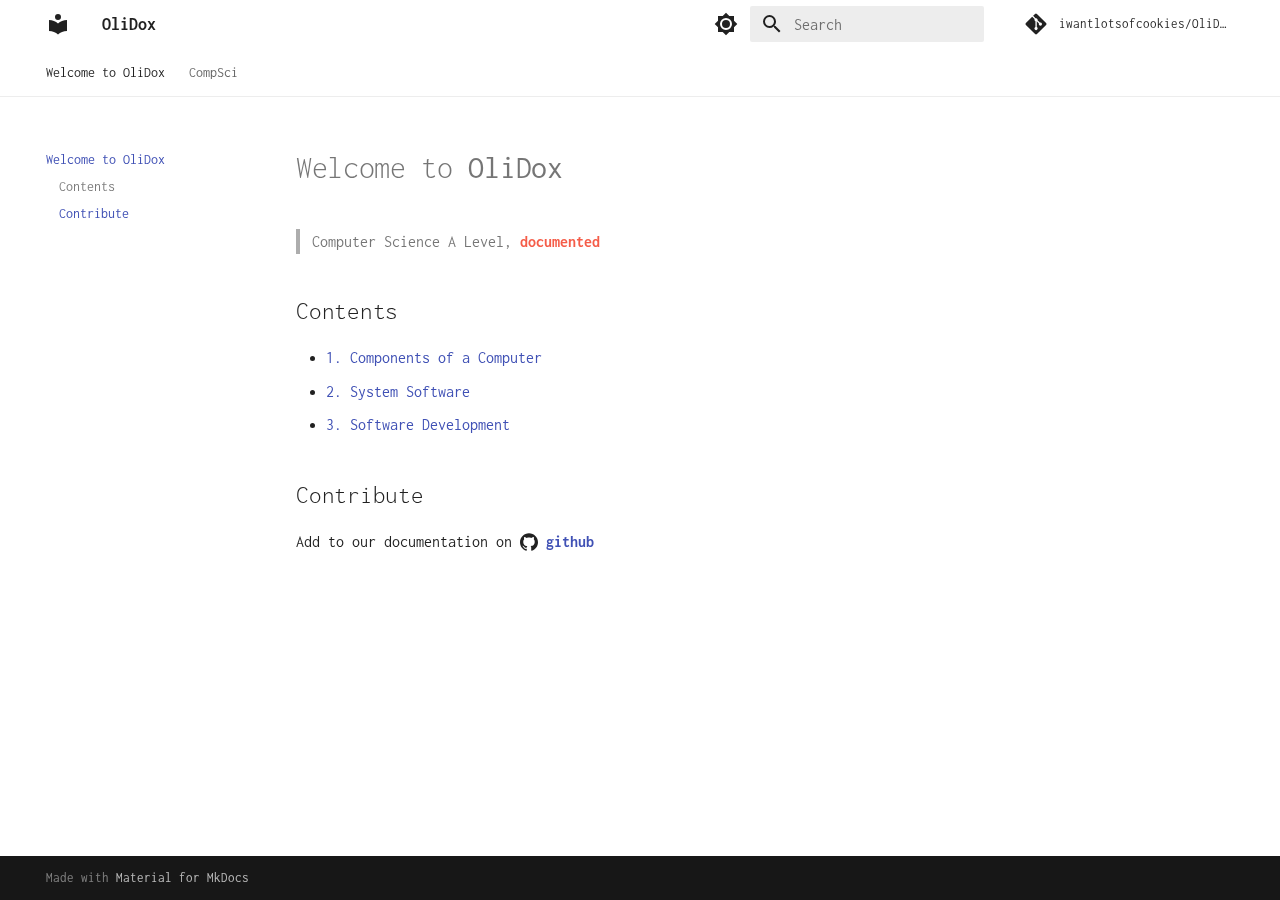
<file: index.html>
<!doctype html>
<html lang="en" class="no-js">
  <head>
    
      <meta charset="utf-8">
      <meta name="viewport" content="width=device-width,initial-scale=1">
      
      
      
        <link rel="canonical" href="https://iwantlotsofcookies.github.io/OliDox/">
      
      
      
        <link rel="next" href="CompSci/1.%20Components%20of%20a%20Computer/">
      
      
      <link rel="icon" href="assets/images/favicon.png">
      <meta name="generator" content="mkdocs-1.6.0, mkdocs-material-9.5.24">
    
    
      
        <title>OliDox</title>
      
    
    
      <link rel="stylesheet" href="assets/stylesheets/main.6543a935.min.css">
      
        
        <link rel="stylesheet" href="assets/stylesheets/palette.06af60db.min.css">
      
      


    
    
      
    
    
      
        
        
        <link rel="preconnect" href="https://fonts.gstatic.com" crossorigin>
        <link rel="stylesheet" href="https://fonts.googleapis.com/css?family=Inconsolata:300,300i,400,400i,700,700i%7CRoboto+Mono:400,400i,700,700i&display=fallback">
        <style>:root{--md-text-font:"Inconsolata";--md-code-font:"Roboto Mono"}</style>
      
    
    
      <link rel="stylesheet" href="stylesheets/extra.css">
    
    <script>__md_scope=new URL(".",location),__md_hash=e=>[...e].reduce((e,_)=>(e<<5)-e+_.charCodeAt(0),0),__md_get=(e,_=localStorage,t=__md_scope)=>JSON.parse(_.getItem(t.pathname+"."+e)),__md_set=(e,_,t=localStorage,a=__md_scope)=>{try{t.setItem(a.pathname+"."+e,JSON.stringify(_))}catch(e){}}</script>
    
      

    
    
    
  </head>
  
  
    
    
      
    
    
    
    
    <body dir="ltr" data-md-color-scheme="white" data-md-color-primary="white" data-md-color-accent="indigo">
  
    
    <input class="md-toggle" data-md-toggle="drawer" type="checkbox" id="__drawer" autocomplete="off">
    <input class="md-toggle" data-md-toggle="search" type="checkbox" id="__search" autocomplete="off">
    <label class="md-overlay" for="__drawer"></label>
    <div data-md-component="skip">
      
        
        <a href="#welcome-to-olidox" class="md-skip">
          Skip to content
        </a>
      
    </div>
    <div data-md-component="announce">
      
    </div>
    
    
      

<header class="md-header" data-md-component="header">
  <nav class="md-header__inner md-grid" aria-label="Header">
    <a href="." title="OliDox" class="md-header__button md-logo" aria-label="OliDox" data-md-component="logo">
      
  
  <svg xmlns="http://www.w3.org/2000/svg" viewBox="0 0 24 24"><path d="M12 8a3 3 0 0 0 3-3 3 3 0 0 0-3-3 3 3 0 0 0-3 3 3 3 0 0 0 3 3m0 3.54C9.64 9.35 6.5 8 3 8v11c3.5 0 6.64 1.35 9 3.54 2.36-2.19 5.5-3.54 9-3.54V8c-3.5 0-6.64 1.35-9 3.54Z"/></svg>

    </a>
    <label class="md-header__button md-icon" for="__drawer">
      
      <svg xmlns="http://www.w3.org/2000/svg" viewBox="0 0 24 24"><path d="M3 6h18v2H3V6m0 5h18v2H3v-2m0 5h18v2H3v-2Z"/></svg>
    </label>
    <div class="md-header__title" data-md-component="header-title">
      <div class="md-header__ellipsis">
        <div class="md-header__topic">
          <span class="md-ellipsis">
            OliDox
          </span>
        </div>
        <div class="md-header__topic" data-md-component="header-topic">
          <span class="md-ellipsis">
            
              Welcome to OliDox
            
          </span>
        </div>
      </div>
    </div>
    
      
        <form class="md-header__option" data-md-component="palette">
  
    
    
    
    <input class="md-option" data-md-color-media="(prefers-color-scheme: light)" data-md-color-scheme="white" data-md-color-primary="white" data-md-color-accent="indigo"  aria-label="Switch to dark mode"  type="radio" name="__palette" id="__palette_0">
    
      <label class="md-header__button md-icon" title="Switch to dark mode" for="__palette_1" hidden>
        <svg xmlns="http://www.w3.org/2000/svg" viewBox="0 0 24 24"><path d="M12 8a4 4 0 0 0-4 4 4 4 0 0 0 4 4 4 4 0 0 0 4-4 4 4 0 0 0-4-4m0 10a6 6 0 0 1-6-6 6 6 0 0 1 6-6 6 6 0 0 1 6 6 6 6 0 0 1-6 6m8-9.31V4h-4.69L12 .69 8.69 4H4v4.69L.69 12 4 15.31V20h4.69L12 23.31 15.31 20H20v-4.69L23.31 12 20 8.69Z"/></svg>
      </label>
    
  
    
    
    
    <input class="md-option" data-md-color-media="(prefers-color-scheme: dark)" data-md-color-scheme="slate" data-md-color-primary="black" data-md-color-accent="indigo"  aria-label="Switch to light mode"  type="radio" name="__palette" id="__palette_1">
    
      <label class="md-header__button md-icon" title="Switch to light mode" for="__palette_0" hidden>
        <svg xmlns="http://www.w3.org/2000/svg" viewBox="0 0 24 24"><path d="M12 18c-.89 0-1.74-.2-2.5-.55C11.56 16.5 13 14.42 13 12c0-2.42-1.44-4.5-3.5-5.45C10.26 6.2 11.11 6 12 6a6 6 0 0 1 6 6 6 6 0 0 1-6 6m8-9.31V4h-4.69L12 .69 8.69 4H4v4.69L.69 12 4 15.31V20h4.69L12 23.31 15.31 20H20v-4.69L23.31 12 20 8.69Z"/></svg>
      </label>
    
  
</form>
      
    
    
      <script>var media,input,key,value,palette=__md_get("__palette");if(palette&&palette.color){"(prefers-color-scheme)"===palette.color.media&&(media=matchMedia("(prefers-color-scheme: light)"),input=document.querySelector(media.matches?"[data-md-color-media='(prefers-color-scheme: light)']":"[data-md-color-media='(prefers-color-scheme: dark)']"),palette.color.media=input.getAttribute("data-md-color-media"),palette.color.scheme=input.getAttribute("data-md-color-scheme"),palette.color.primary=input.getAttribute("data-md-color-primary"),palette.color.accent=input.getAttribute("data-md-color-accent"));for([key,value]of Object.entries(palette.color))document.body.setAttribute("data-md-color-"+key,value)}</script>
    
    
    
      <label class="md-header__button md-icon" for="__search">
        
        <svg xmlns="http://www.w3.org/2000/svg" viewBox="0 0 24 24"><path d="M9.5 3A6.5 6.5 0 0 1 16 9.5c0 1.61-.59 3.09-1.56 4.23l.27.27h.79l5 5-1.5 1.5-5-5v-.79l-.27-.27A6.516 6.516 0 0 1 9.5 16 6.5 6.5 0 0 1 3 9.5 6.5 6.5 0 0 1 9.5 3m0 2C7 5 5 7 5 9.5S7 14 9.5 14 14 12 14 9.5 12 5 9.5 5Z"/></svg>
      </label>
      <div class="md-search" data-md-component="search" role="dialog">
  <label class="md-search__overlay" for="__search"></label>
  <div class="md-search__inner" role="search">
    <form class="md-search__form" name="search">
      <input type="text" class="md-search__input" name="query" aria-label="Search" placeholder="Search" autocapitalize="off" autocorrect="off" autocomplete="off" spellcheck="false" data-md-component="search-query" required>
      <label class="md-search__icon md-icon" for="__search">
        
        <svg xmlns="http://www.w3.org/2000/svg" viewBox="0 0 24 24"><path d="M9.5 3A6.5 6.5 0 0 1 16 9.5c0 1.61-.59 3.09-1.56 4.23l.27.27h.79l5 5-1.5 1.5-5-5v-.79l-.27-.27A6.516 6.516 0 0 1 9.5 16 6.5 6.5 0 0 1 3 9.5 6.5 6.5 0 0 1 9.5 3m0 2C7 5 5 7 5 9.5S7 14 9.5 14 14 12 14 9.5 12 5 9.5 5Z"/></svg>
        
        <svg xmlns="http://www.w3.org/2000/svg" viewBox="0 0 24 24"><path d="M20 11v2H8l5.5 5.5-1.42 1.42L4.16 12l7.92-7.92L13.5 5.5 8 11h12Z"/></svg>
      </label>
      <nav class="md-search__options" aria-label="Search">
        
        <button type="reset" class="md-search__icon md-icon" title="Clear" aria-label="Clear" tabindex="-1">
          
          <svg xmlns="http://www.w3.org/2000/svg" viewBox="0 0 24 24"><path d="M19 6.41 17.59 5 12 10.59 6.41 5 5 6.41 10.59 12 5 17.59 6.41 19 12 13.41 17.59 19 19 17.59 13.41 12 19 6.41Z"/></svg>
        </button>
      </nav>
      
        <div class="md-search__suggest" data-md-component="search-suggest"></div>
      
    </form>
    <div class="md-search__output">
      <div class="md-search__scrollwrap" data-md-scrollfix>
        <div class="md-search-result" data-md-component="search-result">
          <div class="md-search-result__meta">
            Initializing search
          </div>
          <ol class="md-search-result__list" role="presentation"></ol>
        </div>
      </div>
    </div>
  </div>
</div>
    
    
      <div class="md-header__source">
        <a href="https://github.com/iwantlotsofcookies/olidox" title="Go to repository" class="md-source" data-md-component="source">
  <div class="md-source__icon md-icon">
    
    <svg xmlns="http://www.w3.org/2000/svg" viewBox="0 0 448 512"><!--! Font Awesome Free 6.5.2 by @fontawesome - https://fontawesome.com License - https://fontawesome.com/license/free (Icons: CC BY 4.0, Fonts: SIL OFL 1.1, Code: MIT License) Copyright 2024 Fonticons, Inc.--><path d="M439.55 236.05 244 40.45a28.87 28.87 0 0 0-40.81 0l-40.66 40.63 51.52 51.52c27.06-9.14 52.68 16.77 43.39 43.68l49.66 49.66c34.23-11.8 61.18 31 35.47 56.69-26.49 26.49-70.21-2.87-56-37.34L240.22 199v121.85c25.3 12.54 22.26 41.85 9.08 55a34.34 34.34 0 0 1-48.55 0c-17.57-17.6-11.07-46.91 11.25-56v-123c-20.8-8.51-24.6-30.74-18.64-45L142.57 101 8.45 235.14a28.86 28.86 0 0 0 0 40.81l195.61 195.6a28.86 28.86 0 0 0 40.8 0l194.69-194.69a28.86 28.86 0 0 0 0-40.81z"/></svg>
  </div>
  <div class="md-source__repository">
    iwantlotsofcookies/OliDox
  </div>
</a>
      </div>
    
  </nav>
  
</header>
    
    <div class="md-container" data-md-component="container">
      
      
        
          
            
<nav class="md-tabs" aria-label="Tabs" data-md-component="tabs">
  <div class="md-grid">
    <ul class="md-tabs__list">
      
        
  
  
    
  
  
    <li class="md-tabs__item md-tabs__item--active">
      <a href="." class="md-tabs__link">
        
  
    
  
  Welcome to OliDox

      </a>
    </li>
  

      
        
  
  
  
    
    
      <li class="md-tabs__item">
        <a href="CompSci/1.%20Components%20of%20a%20Computer/" class="md-tabs__link">
          
  
    
  
  CompSci

        </a>
      </li>
    
  

      
    </ul>
  </div>
</nav>
          
        
      
      <main class="md-main" data-md-component="main">
        <div class="md-main__inner md-grid">
          
            
              
              <div class="md-sidebar md-sidebar--primary" data-md-component="sidebar" data-md-type="navigation" >
                <div class="md-sidebar__scrollwrap">
                  <div class="md-sidebar__inner">
                    


  


  

<nav class="md-nav md-nav--primary md-nav--lifted md-nav--integrated" aria-label="Navigation" data-md-level="0">
  <label class="md-nav__title" for="__drawer">
    <a href="." title="OliDox" class="md-nav__button md-logo" aria-label="OliDox" data-md-component="logo">
      
  
  <svg xmlns="http://www.w3.org/2000/svg" viewBox="0 0 24 24"><path d="M12 8a3 3 0 0 0 3-3 3 3 0 0 0-3-3 3 3 0 0 0-3 3 3 3 0 0 0 3 3m0 3.54C9.64 9.35 6.5 8 3 8v11c3.5 0 6.64 1.35 9 3.54 2.36-2.19 5.5-3.54 9-3.54V8c-3.5 0-6.64 1.35-9 3.54Z"/></svg>

    </a>
    OliDox
  </label>
  
    <div class="md-nav__source">
      <a href="https://github.com/iwantlotsofcookies/olidox" title="Go to repository" class="md-source" data-md-component="source">
  <div class="md-source__icon md-icon">
    
    <svg xmlns="http://www.w3.org/2000/svg" viewBox="0 0 448 512"><!--! Font Awesome Free 6.5.2 by @fontawesome - https://fontawesome.com License - https://fontawesome.com/license/free (Icons: CC BY 4.0, Fonts: SIL OFL 1.1, Code: MIT License) Copyright 2024 Fonticons, Inc.--><path d="M439.55 236.05 244 40.45a28.87 28.87 0 0 0-40.81 0l-40.66 40.63 51.52 51.52c27.06-9.14 52.68 16.77 43.39 43.68l49.66 49.66c34.23-11.8 61.18 31 35.47 56.69-26.49 26.49-70.21-2.87-56-37.34L240.22 199v121.85c25.3 12.54 22.26 41.85 9.08 55a34.34 34.34 0 0 1-48.55 0c-17.57-17.6-11.07-46.91 11.25-56v-123c-20.8-8.51-24.6-30.74-18.64-45L142.57 101 8.45 235.14a28.86 28.86 0 0 0 0 40.81l195.61 195.6a28.86 28.86 0 0 0 40.8 0l194.69-194.69a28.86 28.86 0 0 0 0-40.81z"/></svg>
  </div>
  <div class="md-source__repository">
    iwantlotsofcookies/OliDox
  </div>
</a>
    </div>
  
  <ul class="md-nav__list" data-md-scrollfix>
    
      
      
  
  
    
  
  
  
    <li class="md-nav__item md-nav__item--active">
      
      <input class="md-nav__toggle md-toggle" type="checkbox" id="__toc">
      
      
        
      
      
        <label class="md-nav__link md-nav__link--active" for="__toc">
          
  
  <span class="md-ellipsis">
    Welcome to OliDox
  </span>
  

          <span class="md-nav__icon md-icon"></span>
        </label>
      
      <a href="." class="md-nav__link md-nav__link--active">
        
  
  <span class="md-ellipsis">
    Welcome to OliDox
  </span>
  

      </a>
      
        

<nav class="md-nav md-nav--secondary" aria-label="Table of contents">
  
  
  
    
  
  
    <label class="md-nav__title" for="__toc">
      <span class="md-nav__icon md-icon"></span>
      Table of contents
    </label>
    <ul class="md-nav__list" data-md-component="toc" data-md-scrollfix>
      
        <li class="md-nav__item">
  <a href="#contents" class="md-nav__link">
    <span class="md-ellipsis">
      Contents
    </span>
  </a>
  
</li>
      
        <li class="md-nav__item">
  <a href="#contribute" class="md-nav__link">
    <span class="md-ellipsis">
      Contribute
    </span>
  </a>
  
</li>
      
    </ul>
  
</nav>
      
    </li>
  

    
      
      
  
  
  
  
    
    
      
        
      
        
      
        
      
        
      
        
      
    
    
      
      
        
      
    
    
    <li class="md-nav__item md-nav__item--nested">
      
        
        
        <input class="md-nav__toggle md-toggle " type="checkbox" id="__nav_2" >
        
          
          <label class="md-nav__link" for="__nav_2" id="__nav_2_label" tabindex="0">
            
  
  <span class="md-ellipsis">
    CompSci
  </span>
  

            <span class="md-nav__icon md-icon"></span>
          </label>
        
        <nav class="md-nav" data-md-level="1" aria-labelledby="__nav_2_label" aria-expanded="false">
          <label class="md-nav__title" for="__nav_2">
            <span class="md-nav__icon md-icon"></span>
            CompSci
          </label>
          <ul class="md-nav__list" data-md-scrollfix>
            
              
                
  
  
  
  
    <li class="md-nav__item">
      <a href="CompSci/1.%20Components%20of%20a%20Computer/" class="md-nav__link">
        
  
  <span class="md-ellipsis">
    1. Components of a Computer
  </span>
  

      </a>
    </li>
  

              
            
              
                
  
  
  
  
    <li class="md-nav__item">
      <a href="CompSci/10.%20Computational%20Thinking/" class="md-nav__link">
        
  
  <span class="md-ellipsis">
    3. Computational Thinking
  </span>
  

      </a>
    </li>
  

              
            
              
                
  
  
  
  
    <li class="md-nav__item">
      <a href="CompSci/2.%20System%20Software/" class="md-nav__link">
        
  
  <span class="md-ellipsis">
    2. Systems Software
  </span>
  

      </a>
    </li>
  

              
            
              
                
  
  
  
  
    <li class="md-nav__item">
      <a href="CompSci/3.%20Software%20Development/" class="md-nav__link">
        
  
  <span class="md-ellipsis">
    3. Software Development
  </span>
  

      </a>
    </li>
  

              
            
              
                
  
  
  
  
    <li class="md-nav__item">
      <a href="CompSci/General%20Notes/" class="md-nav__link">
        
  
  <span class="md-ellipsis">
    General Notes
  </span>
  

      </a>
    </li>
  

              
            
          </ul>
        </nav>
      
    </li>
  

    
  </ul>
</nav>
                  </div>
                </div>
              </div>
            
            
          
          
            <div class="md-content" data-md-component="content">
              <article class="md-content__inner md-typeset">
                
                  

  
  


<h1 id="welcome-to-olidox">Welcome to <strong>OliDox</strong></h1>
<blockquote>
<p>Computer Science A Level, <span style="color:#f55d49"><strong>documented</strong></span></p>
</blockquote>
<h2 id="contents">Contents</h2>
<ul>
<li><a href="CompSci/1.%20Components%20of%20a%20Computer/">1. Components of a Computer</a></li>
<li><a href="CompSci/2.%20System%20Software/">2. System Software</a></li>
<li><a href="CompSci/3.%20Software%20Development/">3. Software Development</a></li>
</ul>
<h2 id="contribute">Contribute</h2>
<p>Add to our documentation on <span class="twemoji"><svg xmlns="http://www.w3.org/2000/svg" viewBox="0 0 24 24"><path d="M12 .297c-6.63 0-12 5.373-12 12 0 5.303 3.438 9.8 8.205 11.385.6.113.82-.258.82-.577 0-.285-.01-1.04-.015-2.04-3.338.724-4.042-1.61-4.042-1.61C4.422 18.07 3.633 17.7 3.633 17.7c-1.087-.744.084-.729.084-.729 1.205.084 1.838 1.236 1.838 1.236 1.07 1.835 2.809 1.305 3.495.998.108-.776.417-1.305.76-1.605-2.665-.3-5.466-1.332-5.466-5.93 0-1.31.465-2.38 1.235-3.22-.135-.303-.54-1.523.105-3.176 0 0 1.005-.322 3.3 1.23.96-.267 1.98-.399 3-.405 1.02.006 2.04.138 3 .405 2.28-1.552 3.285-1.23 3.285-1.23.645 1.653.24 2.873.12 3.176.765.84 1.23 1.91 1.23 3.22 0 4.61-2.805 5.625-5.475 5.92.42.36.81 1.096.81 2.22 0 1.606-.015 2.896-.015 3.286 0 .315.21.69.825.57C20.565 22.092 24 17.592 24 12.297c0-6.627-5.373-12-12-12"/></svg></span> <a href="https://github.com/iwantlotsofcookies/OliDox"><strong>github</strong></a></p>












                
              </article>
            </div>
          
          
<script>var target=document.getElementById(location.hash.slice(1));target&&target.name&&(target.checked=target.name.startsWith("__tabbed_"))</script>
        </div>
        
      </main>
      
        <footer class="md-footer">
  
  <div class="md-footer-meta md-typeset">
    <div class="md-footer-meta__inner md-grid">
      <div class="md-copyright">
  
  
    Made with
    <a href="https://squidfunk.github.io/mkdocs-material/" target="_blank" rel="noopener">
      Material for MkDocs
    </a>
  
</div>
      
    </div>
  </div>
</footer>
      
    </div>
    <div class="md-dialog" data-md-component="dialog">
      <div class="md-dialog__inner md-typeset"></div>
    </div>
    
    
    <script id="__config" type="application/json">{"base": ".", "features": ["navigation.sections", "navigation.tabs", "navigation.indexes", "toc.integrate", "search.suggest"], "search": "assets/javascripts/workers/search.b8dbb3d2.min.js", "translations": {"clipboard.copied": "Copied to clipboard", "clipboard.copy": "Copy to clipboard", "search.result.more.one": "1 more on this page", "search.result.more.other": "# more on this page", "search.result.none": "No matching documents", "search.result.one": "1 matching document", "search.result.other": "# matching documents", "search.result.placeholder": "Type to start searching", "search.result.term.missing": "Missing", "select.version": "Select version"}}</script>
    
    
      <script src="assets/javascripts/bundle.081f42fc.min.js"></script>
      
    
  </body>
</html>
</file>
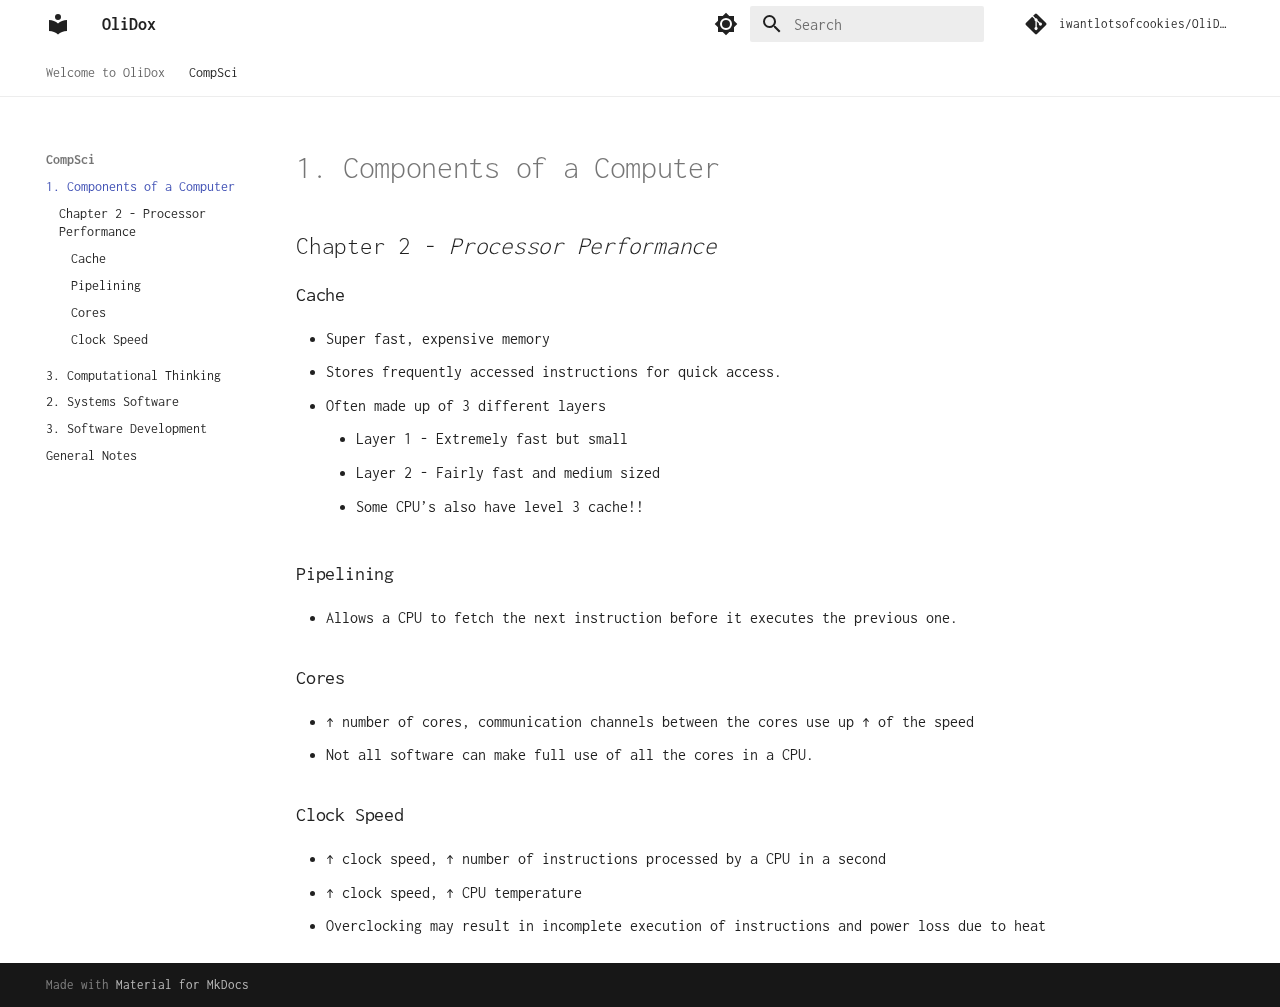
<file: CompSci/1. Components of a Computer/index.html>
<!doctype html>
<html lang="en" class="no-js">
  <head>
    
      <meta charset="utf-8">
      <meta name="viewport" content="width=device-width,initial-scale=1">
      
      
      
        <link rel="canonical" href="https://iwantlotsofcookies.github.io/OliDox/CompSci/1.%20Components%20of%20a%20Computer/">
      
      
        <link rel="prev" href="../..">
      
      
        <link rel="next" href="../10.%20Computational%20Thinking/">
      
      
      <link rel="icon" href="../../assets/images/favicon.png">
      <meta name="generator" content="mkdocs-1.6.0, mkdocs-material-9.5.24">
    
    
      
        <title>1. Components of a Computer - OliDox</title>
      
    
    
      <link rel="stylesheet" href="../../assets/stylesheets/main.6543a935.min.css">
      
        
        <link rel="stylesheet" href="../../assets/stylesheets/palette.06af60db.min.css">
      
      


    
    
      
    
    
      
        
        
        <link rel="preconnect" href="https://fonts.gstatic.com" crossorigin>
        <link rel="stylesheet" href="https://fonts.googleapis.com/css?family=Inconsolata:300,300i,400,400i,700,700i%7CRoboto+Mono:400,400i,700,700i&display=fallback">
        <style>:root{--md-text-font:"Inconsolata";--md-code-font:"Roboto Mono"}</style>
      
    
    
      <link rel="stylesheet" href="../../stylesheets/extra.css">
    
    <script>__md_scope=new URL("../..",location),__md_hash=e=>[...e].reduce((e,_)=>(e<<5)-e+_.charCodeAt(0),0),__md_get=(e,_=localStorage,t=__md_scope)=>JSON.parse(_.getItem(t.pathname+"."+e)),__md_set=(e,_,t=localStorage,a=__md_scope)=>{try{t.setItem(a.pathname+"."+e,JSON.stringify(_))}catch(e){}}</script>
    
      

    
    
    
  </head>
  
  
    
    
      
    
    
    
    
    <body dir="ltr" data-md-color-scheme="white" data-md-color-primary="white" data-md-color-accent="indigo">
  
    
    <input class="md-toggle" data-md-toggle="drawer" type="checkbox" id="__drawer" autocomplete="off">
    <input class="md-toggle" data-md-toggle="search" type="checkbox" id="__search" autocomplete="off">
    <label class="md-overlay" for="__drawer"></label>
    <div data-md-component="skip">
      
        
        <a href="#1-components-of-a-computer" class="md-skip">
          Skip to content
        </a>
      
    </div>
    <div data-md-component="announce">
      
    </div>
    
    
      

<header class="md-header" data-md-component="header">
  <nav class="md-header__inner md-grid" aria-label="Header">
    <a href="../.." title="OliDox" class="md-header__button md-logo" aria-label="OliDox" data-md-component="logo">
      
  
  <svg xmlns="http://www.w3.org/2000/svg" viewBox="0 0 24 24"><path d="M12 8a3 3 0 0 0 3-3 3 3 0 0 0-3-3 3 3 0 0 0-3 3 3 3 0 0 0 3 3m0 3.54C9.64 9.35 6.5 8 3 8v11c3.5 0 6.64 1.35 9 3.54 2.36-2.19 5.5-3.54 9-3.54V8c-3.5 0-6.64 1.35-9 3.54Z"/></svg>

    </a>
    <label class="md-header__button md-icon" for="__drawer">
      
      <svg xmlns="http://www.w3.org/2000/svg" viewBox="0 0 24 24"><path d="M3 6h18v2H3V6m0 5h18v2H3v-2m0 5h18v2H3v-2Z"/></svg>
    </label>
    <div class="md-header__title" data-md-component="header-title">
      <div class="md-header__ellipsis">
        <div class="md-header__topic">
          <span class="md-ellipsis">
            OliDox
          </span>
        </div>
        <div class="md-header__topic" data-md-component="header-topic">
          <span class="md-ellipsis">
            
              1. Components of a Computer
            
          </span>
        </div>
      </div>
    </div>
    
      
        <form class="md-header__option" data-md-component="palette">
  
    
    
    
    <input class="md-option" data-md-color-media="(prefers-color-scheme: light)" data-md-color-scheme="white" data-md-color-primary="white" data-md-color-accent="indigo"  aria-label="Switch to dark mode"  type="radio" name="__palette" id="__palette_0">
    
      <label class="md-header__button md-icon" title="Switch to dark mode" for="__palette_1" hidden>
        <svg xmlns="http://www.w3.org/2000/svg" viewBox="0 0 24 24"><path d="M12 8a4 4 0 0 0-4 4 4 4 0 0 0 4 4 4 4 0 0 0 4-4 4 4 0 0 0-4-4m0 10a6 6 0 0 1-6-6 6 6 0 0 1 6-6 6 6 0 0 1 6 6 6 6 0 0 1-6 6m8-9.31V4h-4.69L12 .69 8.69 4H4v4.69L.69 12 4 15.31V20h4.69L12 23.31 15.31 20H20v-4.69L23.31 12 20 8.69Z"/></svg>
      </label>
    
  
    
    
    
    <input class="md-option" data-md-color-media="(prefers-color-scheme: dark)" data-md-color-scheme="slate" data-md-color-primary="black" data-md-color-accent="indigo"  aria-label="Switch to light mode"  type="radio" name="__palette" id="__palette_1">
    
      <label class="md-header__button md-icon" title="Switch to light mode" for="__palette_0" hidden>
        <svg xmlns="http://www.w3.org/2000/svg" viewBox="0 0 24 24"><path d="M12 18c-.89 0-1.74-.2-2.5-.55C11.56 16.5 13 14.42 13 12c0-2.42-1.44-4.5-3.5-5.45C10.26 6.2 11.11 6 12 6a6 6 0 0 1 6 6 6 6 0 0 1-6 6m8-9.31V4h-4.69L12 .69 8.69 4H4v4.69L.69 12 4 15.31V20h4.69L12 23.31 15.31 20H20v-4.69L23.31 12 20 8.69Z"/></svg>
      </label>
    
  
</form>
      
    
    
      <script>var media,input,key,value,palette=__md_get("__palette");if(palette&&palette.color){"(prefers-color-scheme)"===palette.color.media&&(media=matchMedia("(prefers-color-scheme: light)"),input=document.querySelector(media.matches?"[data-md-color-media='(prefers-color-scheme: light)']":"[data-md-color-media='(prefers-color-scheme: dark)']"),palette.color.media=input.getAttribute("data-md-color-media"),palette.color.scheme=input.getAttribute("data-md-color-scheme"),palette.color.primary=input.getAttribute("data-md-color-primary"),palette.color.accent=input.getAttribute("data-md-color-accent"));for([key,value]of Object.entries(palette.color))document.body.setAttribute("data-md-color-"+key,value)}</script>
    
    
    
      <label class="md-header__button md-icon" for="__search">
        
        <svg xmlns="http://www.w3.org/2000/svg" viewBox="0 0 24 24"><path d="M9.5 3A6.5 6.5 0 0 1 16 9.5c0 1.61-.59 3.09-1.56 4.23l.27.27h.79l5 5-1.5 1.5-5-5v-.79l-.27-.27A6.516 6.516 0 0 1 9.5 16 6.5 6.5 0 0 1 3 9.5 6.5 6.5 0 0 1 9.5 3m0 2C7 5 5 7 5 9.5S7 14 9.5 14 14 12 14 9.5 12 5 9.5 5Z"/></svg>
      </label>
      <div class="md-search" data-md-component="search" role="dialog">
  <label class="md-search__overlay" for="__search"></label>
  <div class="md-search__inner" role="search">
    <form class="md-search__form" name="search">
      <input type="text" class="md-search__input" name="query" aria-label="Search" placeholder="Search" autocapitalize="off" autocorrect="off" autocomplete="off" spellcheck="false" data-md-component="search-query" required>
      <label class="md-search__icon md-icon" for="__search">
        
        <svg xmlns="http://www.w3.org/2000/svg" viewBox="0 0 24 24"><path d="M9.5 3A6.5 6.5 0 0 1 16 9.5c0 1.61-.59 3.09-1.56 4.23l.27.27h.79l5 5-1.5 1.5-5-5v-.79l-.27-.27A6.516 6.516 0 0 1 9.5 16 6.5 6.5 0 0 1 3 9.5 6.5 6.5 0 0 1 9.5 3m0 2C7 5 5 7 5 9.5S7 14 9.5 14 14 12 14 9.5 12 5 9.5 5Z"/></svg>
        
        <svg xmlns="http://www.w3.org/2000/svg" viewBox="0 0 24 24"><path d="M20 11v2H8l5.5 5.5-1.42 1.42L4.16 12l7.92-7.92L13.5 5.5 8 11h12Z"/></svg>
      </label>
      <nav class="md-search__options" aria-label="Search">
        
        <button type="reset" class="md-search__icon md-icon" title="Clear" aria-label="Clear" tabindex="-1">
          
          <svg xmlns="http://www.w3.org/2000/svg" viewBox="0 0 24 24"><path d="M19 6.41 17.59 5 12 10.59 6.41 5 5 6.41 10.59 12 5 17.59 6.41 19 12 13.41 17.59 19 19 17.59 13.41 12 19 6.41Z"/></svg>
        </button>
      </nav>
      
        <div class="md-search__suggest" data-md-component="search-suggest"></div>
      
    </form>
    <div class="md-search__output">
      <div class="md-search__scrollwrap" data-md-scrollfix>
        <div class="md-search-result" data-md-component="search-result">
          <div class="md-search-result__meta">
            Initializing search
          </div>
          <ol class="md-search-result__list" role="presentation"></ol>
        </div>
      </div>
    </div>
  </div>
</div>
    
    
      <div class="md-header__source">
        <a href="https://github.com/iwantlotsofcookies/olidox" title="Go to repository" class="md-source" data-md-component="source">
  <div class="md-source__icon md-icon">
    
    <svg xmlns="http://www.w3.org/2000/svg" viewBox="0 0 448 512"><!--! Font Awesome Free 6.5.2 by @fontawesome - https://fontawesome.com License - https://fontawesome.com/license/free (Icons: CC BY 4.0, Fonts: SIL OFL 1.1, Code: MIT License) Copyright 2024 Fonticons, Inc.--><path d="M439.55 236.05 244 40.45a28.87 28.87 0 0 0-40.81 0l-40.66 40.63 51.52 51.52c27.06-9.14 52.68 16.77 43.39 43.68l49.66 49.66c34.23-11.8 61.18 31 35.47 56.69-26.49 26.49-70.21-2.87-56-37.34L240.22 199v121.85c25.3 12.54 22.26 41.85 9.08 55a34.34 34.34 0 0 1-48.55 0c-17.57-17.6-11.07-46.91 11.25-56v-123c-20.8-8.51-24.6-30.74-18.64-45L142.57 101 8.45 235.14a28.86 28.86 0 0 0 0 40.81l195.61 195.6a28.86 28.86 0 0 0 40.8 0l194.69-194.69a28.86 28.86 0 0 0 0-40.81z"/></svg>
  </div>
  <div class="md-source__repository">
    iwantlotsofcookies/OliDox
  </div>
</a>
      </div>
    
  </nav>
  
</header>
    
    <div class="md-container" data-md-component="container">
      
      
        
          
            
<nav class="md-tabs" aria-label="Tabs" data-md-component="tabs">
  <div class="md-grid">
    <ul class="md-tabs__list">
      
        
  
  
  
    <li class="md-tabs__item">
      <a href="../.." class="md-tabs__link">
        
  
    
  
  Welcome to OliDox

      </a>
    </li>
  

      
        
  
  
    
  
  
    
    
      <li class="md-tabs__item md-tabs__item--active">
        <a href="./" class="md-tabs__link">
          
  
    
  
  CompSci

        </a>
      </li>
    
  

      
    </ul>
  </div>
</nav>
          
        
      
      <main class="md-main" data-md-component="main">
        <div class="md-main__inner md-grid">
          
            
              
              <div class="md-sidebar md-sidebar--primary" data-md-component="sidebar" data-md-type="navigation" >
                <div class="md-sidebar__scrollwrap">
                  <div class="md-sidebar__inner">
                    


  


  

<nav class="md-nav md-nav--primary md-nav--lifted md-nav--integrated" aria-label="Navigation" data-md-level="0">
  <label class="md-nav__title" for="__drawer">
    <a href="../.." title="OliDox" class="md-nav__button md-logo" aria-label="OliDox" data-md-component="logo">
      
  
  <svg xmlns="http://www.w3.org/2000/svg" viewBox="0 0 24 24"><path d="M12 8a3 3 0 0 0 3-3 3 3 0 0 0-3-3 3 3 0 0 0-3 3 3 3 0 0 0 3 3m0 3.54C9.64 9.35 6.5 8 3 8v11c3.5 0 6.64 1.35 9 3.54 2.36-2.19 5.5-3.54 9-3.54V8c-3.5 0-6.64 1.35-9 3.54Z"/></svg>

    </a>
    OliDox
  </label>
  
    <div class="md-nav__source">
      <a href="https://github.com/iwantlotsofcookies/olidox" title="Go to repository" class="md-source" data-md-component="source">
  <div class="md-source__icon md-icon">
    
    <svg xmlns="http://www.w3.org/2000/svg" viewBox="0 0 448 512"><!--! Font Awesome Free 6.5.2 by @fontawesome - https://fontawesome.com License - https://fontawesome.com/license/free (Icons: CC BY 4.0, Fonts: SIL OFL 1.1, Code: MIT License) Copyright 2024 Fonticons, Inc.--><path d="M439.55 236.05 244 40.45a28.87 28.87 0 0 0-40.81 0l-40.66 40.63 51.52 51.52c27.06-9.14 52.68 16.77 43.39 43.68l49.66 49.66c34.23-11.8 61.18 31 35.47 56.69-26.49 26.49-70.21-2.87-56-37.34L240.22 199v121.85c25.3 12.54 22.26 41.85 9.08 55a34.34 34.34 0 0 1-48.55 0c-17.57-17.6-11.07-46.91 11.25-56v-123c-20.8-8.51-24.6-30.74-18.64-45L142.57 101 8.45 235.14a28.86 28.86 0 0 0 0 40.81l195.61 195.6a28.86 28.86 0 0 0 40.8 0l194.69-194.69a28.86 28.86 0 0 0 0-40.81z"/></svg>
  </div>
  <div class="md-source__repository">
    iwantlotsofcookies/OliDox
  </div>
</a>
    </div>
  
  <ul class="md-nav__list" data-md-scrollfix>
    
      
      
  
  
  
  
    <li class="md-nav__item">
      <a href="../.." class="md-nav__link">
        
  
  <span class="md-ellipsis">
    Welcome to OliDox
  </span>
  

      </a>
    </li>
  

    
      
      
  
  
    
  
  
  
    
    
      
        
      
        
      
        
      
        
      
        
      
    
    
      
        
        
      
      
        
      
    
    
    <li class="md-nav__item md-nav__item--active md-nav__item--section md-nav__item--nested">
      
        
        
        <input class="md-nav__toggle md-toggle " type="checkbox" id="__nav_2" checked>
        
          
          <label class="md-nav__link" for="__nav_2" id="__nav_2_label" tabindex="">
            
  
  <span class="md-ellipsis">
    CompSci
  </span>
  

            <span class="md-nav__icon md-icon"></span>
          </label>
        
        <nav class="md-nav" data-md-level="1" aria-labelledby="__nav_2_label" aria-expanded="true">
          <label class="md-nav__title" for="__nav_2">
            <span class="md-nav__icon md-icon"></span>
            CompSci
          </label>
          <ul class="md-nav__list" data-md-scrollfix>
            
              
                
  
  
    
  
  
  
    <li class="md-nav__item md-nav__item--active">
      
      <input class="md-nav__toggle md-toggle" type="checkbox" id="__toc">
      
      
        
      
      
        <label class="md-nav__link md-nav__link--active" for="__toc">
          
  
  <span class="md-ellipsis">
    1. Components of a Computer
  </span>
  

          <span class="md-nav__icon md-icon"></span>
        </label>
      
      <a href="./" class="md-nav__link md-nav__link--active">
        
  
  <span class="md-ellipsis">
    1. Components of a Computer
  </span>
  

      </a>
      
        

<nav class="md-nav md-nav--secondary" aria-label="Table of contents">
  
  
  
    
  
  
    <label class="md-nav__title" for="__toc">
      <span class="md-nav__icon md-icon"></span>
      Table of contents
    </label>
    <ul class="md-nav__list" data-md-component="toc" data-md-scrollfix>
      
        <li class="md-nav__item">
  <a href="#chapter-2-processor-performance" class="md-nav__link">
    <span class="md-ellipsis">
      Chapter 2 - Processor Performance
    </span>
  </a>
  
    <nav class="md-nav" aria-label="Chapter 2 - Processor Performance">
      <ul class="md-nav__list">
        
          <li class="md-nav__item">
  <a href="#cache" class="md-nav__link">
    <span class="md-ellipsis">
      Cache
    </span>
  </a>
  
</li>
        
          <li class="md-nav__item">
  <a href="#pipelining" class="md-nav__link">
    <span class="md-ellipsis">
      Pipelining
    </span>
  </a>
  
</li>
        
          <li class="md-nav__item">
  <a href="#cores" class="md-nav__link">
    <span class="md-ellipsis">
      Cores
    </span>
  </a>
  
</li>
        
          <li class="md-nav__item">
  <a href="#clock-speed" class="md-nav__link">
    <span class="md-ellipsis">
      Clock Speed
    </span>
  </a>
  
</li>
        
      </ul>
    </nav>
  
</li>
      
    </ul>
  
</nav>
      
    </li>
  

              
            
              
                
  
  
  
  
    <li class="md-nav__item">
      <a href="../10.%20Computational%20Thinking/" class="md-nav__link">
        
  
  <span class="md-ellipsis">
    3. Computational Thinking
  </span>
  

      </a>
    </li>
  

              
            
              
                
  
  
  
  
    <li class="md-nav__item">
      <a href="../2.%20System%20Software/" class="md-nav__link">
        
  
  <span class="md-ellipsis">
    2. Systems Software
  </span>
  

      </a>
    </li>
  

              
            
              
                
  
  
  
  
    <li class="md-nav__item">
      <a href="../3.%20Software%20Development/" class="md-nav__link">
        
  
  <span class="md-ellipsis">
    3. Software Development
  </span>
  

      </a>
    </li>
  

              
            
              
                
  
  
  
  
    <li class="md-nav__item">
      <a href="../General%20Notes/" class="md-nav__link">
        
  
  <span class="md-ellipsis">
    General Notes
  </span>
  

      </a>
    </li>
  

              
            
          </ul>
        </nav>
      
    </li>
  

    
  </ul>
</nav>
                  </div>
                </div>
              </div>
            
            
          
          
            <div class="md-content" data-md-component="content">
              <article class="md-content__inner md-typeset">
                
                  

  
  


<h1 id="1-components-of-a-computer">1. Components of a Computer</h1>
<h2 id="chapter-2-processor-performance">Chapter 2 - <em>Processor Performance</em></h2>
<h3 id="cache">Cache</h3>
<ul>
<li>Super fast, expensive memory</li>
<li>Stores frequently accessed instructions for quick access.</li>
<li>Often made up of 3 different layers<ul>
<li>Layer 1 - Extremely fast but small</li>
<li>Layer 2 - Fairly fast and medium sized</li>
<li>Some CPU’s also have level 3 cache!!</li>
</ul>
</li>
</ul>
<h3 id="pipelining">Pipelining</h3>
<ul>
<li>Allows a CPU to fetch the next instruction before it executes the previous one.</li>
</ul>
<h3 id="cores">Cores</h3>
<ul>
<li>↑ number of cores, communication channels between the cores use up ↑ of the speed</li>
<li>Not all software can make full use of all the cores in a CPU.</li>
</ul>
<h3 id="clock-speed">Clock Speed</h3>
<ul>
<li>↑ clock speed, ↑ number of instructions processed by a CPU in a second</li>
<li>↑ clock speed, ↑ CPU temperature</li>
<li>Overclocking may result in incomplete execution of instructions and power loss due to heat</li>
</ul>












                
              </article>
            </div>
          
          
<script>var target=document.getElementById(location.hash.slice(1));target&&target.name&&(target.checked=target.name.startsWith("__tabbed_"))</script>
        </div>
        
      </main>
      
        <footer class="md-footer">
  
  <div class="md-footer-meta md-typeset">
    <div class="md-footer-meta__inner md-grid">
      <div class="md-copyright">
  
  
    Made with
    <a href="https://squidfunk.github.io/mkdocs-material/" target="_blank" rel="noopener">
      Material for MkDocs
    </a>
  
</div>
      
    </div>
  </div>
</footer>
      
    </div>
    <div class="md-dialog" data-md-component="dialog">
      <div class="md-dialog__inner md-typeset"></div>
    </div>
    
    
    <script id="__config" type="application/json">{"base": "../..", "features": ["navigation.sections", "navigation.tabs", "navigation.indexes", "toc.integrate", "search.suggest"], "search": "../../assets/javascripts/workers/search.b8dbb3d2.min.js", "translations": {"clipboard.copied": "Copied to clipboard", "clipboard.copy": "Copy to clipboard", "search.result.more.one": "1 more on this page", "search.result.more.other": "# more on this page", "search.result.none": "No matching documents", "search.result.one": "1 matching document", "search.result.other": "# matching documents", "search.result.placeholder": "Type to start searching", "search.result.term.missing": "Missing", "select.version": "Select version"}}</script>
    
    
      <script src="../../assets/javascripts/bundle.081f42fc.min.js"></script>
      
    
  </body>
</html>
</file>
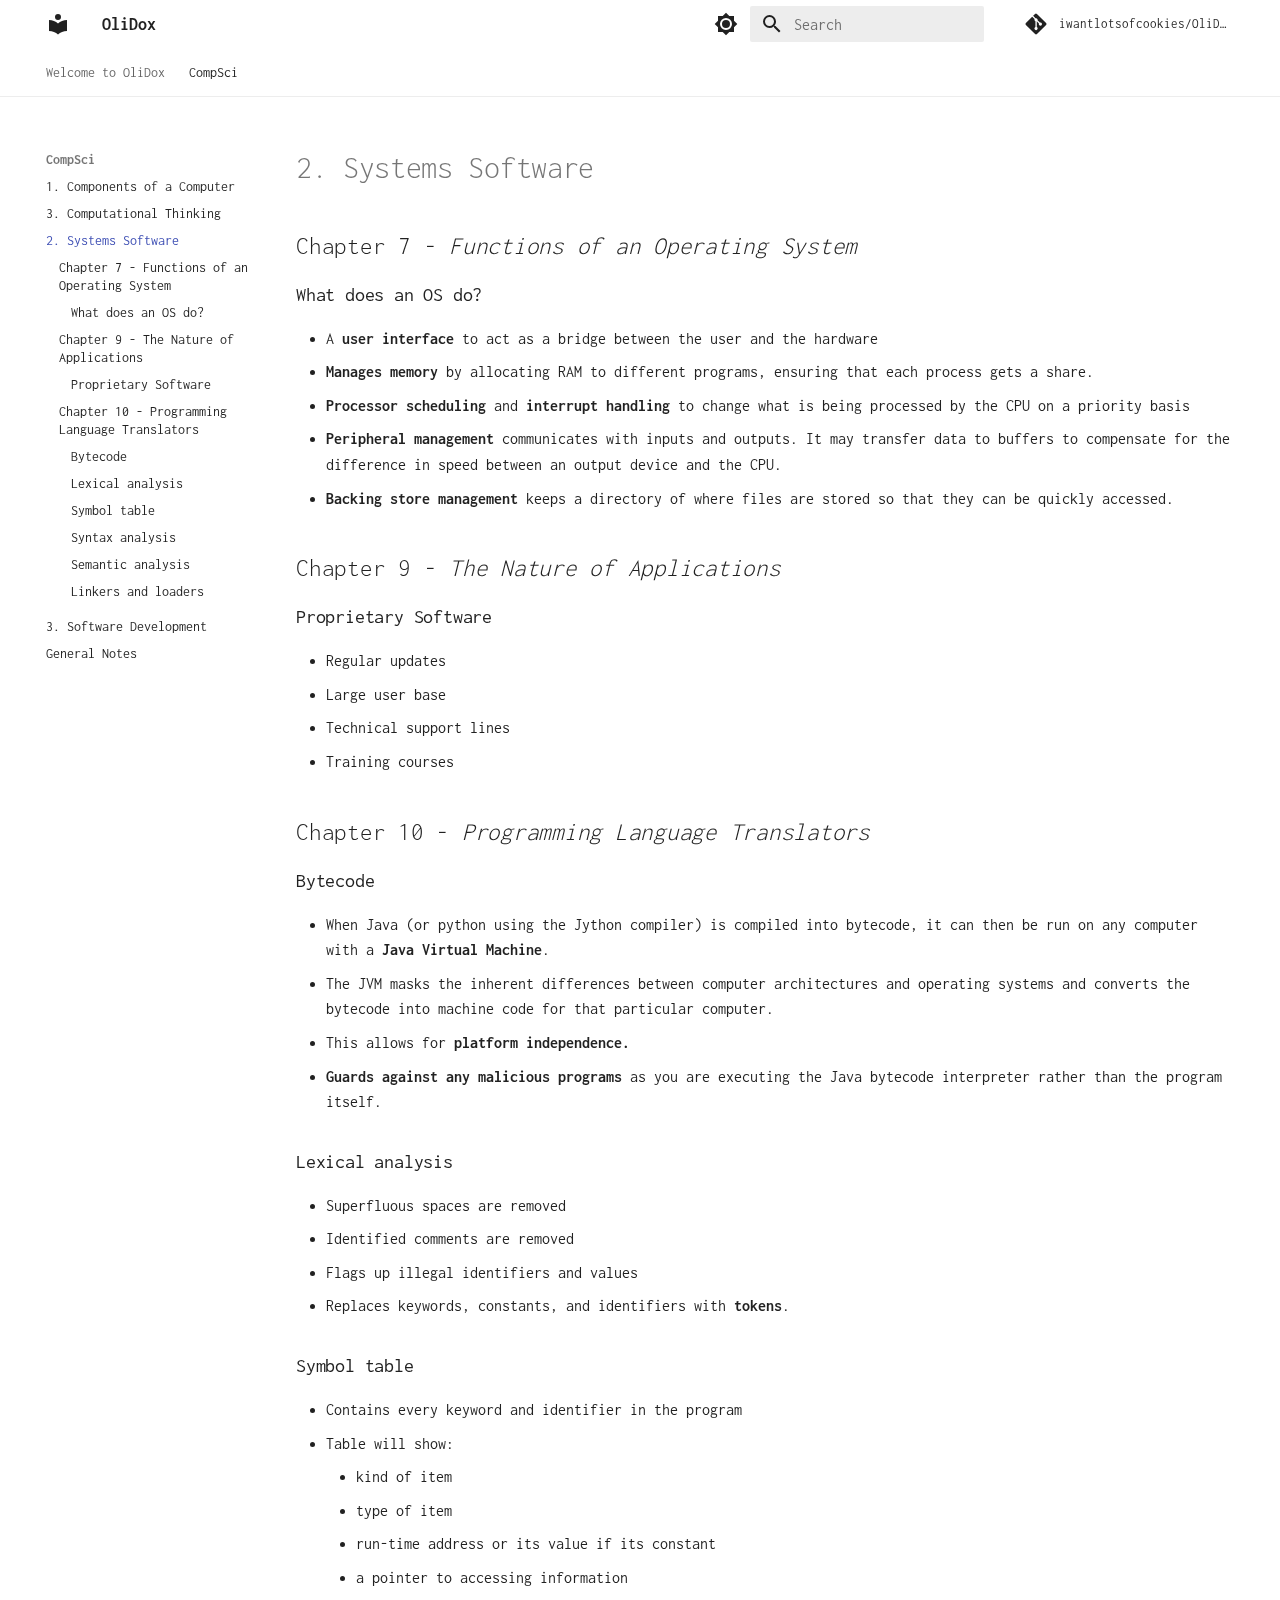
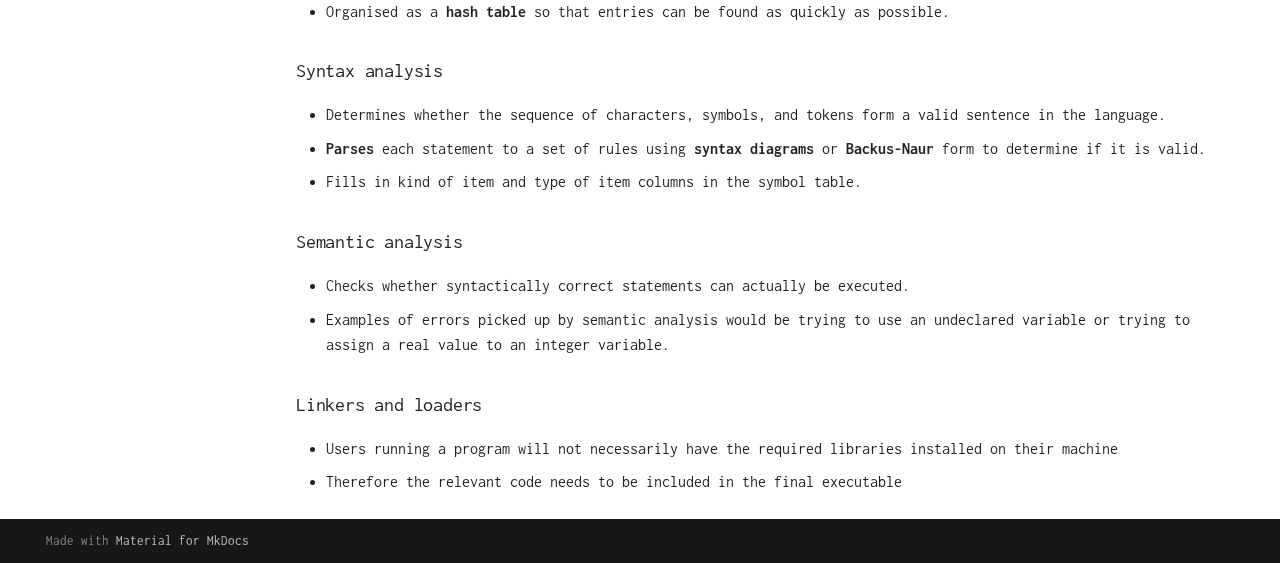
<file: CompSci/2. System Software/index.html>
<!doctype html>
<html lang="en" class="no-js">
  <head>
    
      <meta charset="utf-8">
      <meta name="viewport" content="width=device-width,initial-scale=1">
      
      
      
        <link rel="canonical" href="https://iwantlotsofcookies.github.io/OliDox/CompSci/2.%20System%20Software/">
      
      
        <link rel="prev" href="../10.%20Computational%20Thinking/">
      
      
        <link rel="next" href="../3.%20Software%20Development/">
      
      
      <link rel="icon" href="../../assets/images/favicon.png">
      <meta name="generator" content="mkdocs-1.6.0, mkdocs-material-9.5.24">
    
    
      
        <title>2. Systems Software - OliDox</title>
      
    
    
      <link rel="stylesheet" href="../../assets/stylesheets/main.6543a935.min.css">
      
        
        <link rel="stylesheet" href="../../assets/stylesheets/palette.06af60db.min.css">
      
      


    
    
      
    
    
      
        
        
        <link rel="preconnect" href="https://fonts.gstatic.com" crossorigin>
        <link rel="stylesheet" href="https://fonts.googleapis.com/css?family=Inconsolata:300,300i,400,400i,700,700i%7CRoboto+Mono:400,400i,700,700i&display=fallback">
        <style>:root{--md-text-font:"Inconsolata";--md-code-font:"Roboto Mono"}</style>
      
    
    
      <link rel="stylesheet" href="../../stylesheets/extra.css">
    
    <script>__md_scope=new URL("../..",location),__md_hash=e=>[...e].reduce((e,_)=>(e<<5)-e+_.charCodeAt(0),0),__md_get=(e,_=localStorage,t=__md_scope)=>JSON.parse(_.getItem(t.pathname+"."+e)),__md_set=(e,_,t=localStorage,a=__md_scope)=>{try{t.setItem(a.pathname+"."+e,JSON.stringify(_))}catch(e){}}</script>
    
      

    
    
    
  </head>
  
  
    
    
      
    
    
    
    
    <body dir="ltr" data-md-color-scheme="white" data-md-color-primary="white" data-md-color-accent="indigo">
  
    
    <input class="md-toggle" data-md-toggle="drawer" type="checkbox" id="__drawer" autocomplete="off">
    <input class="md-toggle" data-md-toggle="search" type="checkbox" id="__search" autocomplete="off">
    <label class="md-overlay" for="__drawer"></label>
    <div data-md-component="skip">
      
        
        <a href="#2-systems-software" class="md-skip">
          Skip to content
        </a>
      
    </div>
    <div data-md-component="announce">
      
    </div>
    
    
      

<header class="md-header" data-md-component="header">
  <nav class="md-header__inner md-grid" aria-label="Header">
    <a href="../.." title="OliDox" class="md-header__button md-logo" aria-label="OliDox" data-md-component="logo">
      
  
  <svg xmlns="http://www.w3.org/2000/svg" viewBox="0 0 24 24"><path d="M12 8a3 3 0 0 0 3-3 3 3 0 0 0-3-3 3 3 0 0 0-3 3 3 3 0 0 0 3 3m0 3.54C9.64 9.35 6.5 8 3 8v11c3.5 0 6.64 1.35 9 3.54 2.36-2.19 5.5-3.54 9-3.54V8c-3.5 0-6.64 1.35-9 3.54Z"/></svg>

    </a>
    <label class="md-header__button md-icon" for="__drawer">
      
      <svg xmlns="http://www.w3.org/2000/svg" viewBox="0 0 24 24"><path d="M3 6h18v2H3V6m0 5h18v2H3v-2m0 5h18v2H3v-2Z"/></svg>
    </label>
    <div class="md-header__title" data-md-component="header-title">
      <div class="md-header__ellipsis">
        <div class="md-header__topic">
          <span class="md-ellipsis">
            OliDox
          </span>
        </div>
        <div class="md-header__topic" data-md-component="header-topic">
          <span class="md-ellipsis">
            
              2. Systems Software
            
          </span>
        </div>
      </div>
    </div>
    
      
        <form class="md-header__option" data-md-component="palette">
  
    
    
    
    <input class="md-option" data-md-color-media="(prefers-color-scheme: light)" data-md-color-scheme="white" data-md-color-primary="white" data-md-color-accent="indigo"  aria-label="Switch to dark mode"  type="radio" name="__palette" id="__palette_0">
    
      <label class="md-header__button md-icon" title="Switch to dark mode" for="__palette_1" hidden>
        <svg xmlns="http://www.w3.org/2000/svg" viewBox="0 0 24 24"><path d="M12 8a4 4 0 0 0-4 4 4 4 0 0 0 4 4 4 4 0 0 0 4-4 4 4 0 0 0-4-4m0 10a6 6 0 0 1-6-6 6 6 0 0 1 6-6 6 6 0 0 1 6 6 6 6 0 0 1-6 6m8-9.31V4h-4.69L12 .69 8.69 4H4v4.69L.69 12 4 15.31V20h4.69L12 23.31 15.31 20H20v-4.69L23.31 12 20 8.69Z"/></svg>
      </label>
    
  
    
    
    
    <input class="md-option" data-md-color-media="(prefers-color-scheme: dark)" data-md-color-scheme="slate" data-md-color-primary="black" data-md-color-accent="indigo"  aria-label="Switch to light mode"  type="radio" name="__palette" id="__palette_1">
    
      <label class="md-header__button md-icon" title="Switch to light mode" for="__palette_0" hidden>
        <svg xmlns="http://www.w3.org/2000/svg" viewBox="0 0 24 24"><path d="M12 18c-.89 0-1.74-.2-2.5-.55C11.56 16.5 13 14.42 13 12c0-2.42-1.44-4.5-3.5-5.45C10.26 6.2 11.11 6 12 6a6 6 0 0 1 6 6 6 6 0 0 1-6 6m8-9.31V4h-4.69L12 .69 8.69 4H4v4.69L.69 12 4 15.31V20h4.69L12 23.31 15.31 20H20v-4.69L23.31 12 20 8.69Z"/></svg>
      </label>
    
  
</form>
      
    
    
      <script>var media,input,key,value,palette=__md_get("__palette");if(palette&&palette.color){"(prefers-color-scheme)"===palette.color.media&&(media=matchMedia("(prefers-color-scheme: light)"),input=document.querySelector(media.matches?"[data-md-color-media='(prefers-color-scheme: light)']":"[data-md-color-media='(prefers-color-scheme: dark)']"),palette.color.media=input.getAttribute("data-md-color-media"),palette.color.scheme=input.getAttribute("data-md-color-scheme"),palette.color.primary=input.getAttribute("data-md-color-primary"),palette.color.accent=input.getAttribute("data-md-color-accent"));for([key,value]of Object.entries(palette.color))document.body.setAttribute("data-md-color-"+key,value)}</script>
    
    
    
      <label class="md-header__button md-icon" for="__search">
        
        <svg xmlns="http://www.w3.org/2000/svg" viewBox="0 0 24 24"><path d="M9.5 3A6.5 6.5 0 0 1 16 9.5c0 1.61-.59 3.09-1.56 4.23l.27.27h.79l5 5-1.5 1.5-5-5v-.79l-.27-.27A6.516 6.516 0 0 1 9.5 16 6.5 6.5 0 0 1 3 9.5 6.5 6.5 0 0 1 9.5 3m0 2C7 5 5 7 5 9.5S7 14 9.5 14 14 12 14 9.5 12 5 9.5 5Z"/></svg>
      </label>
      <div class="md-search" data-md-component="search" role="dialog">
  <label class="md-search__overlay" for="__search"></label>
  <div class="md-search__inner" role="search">
    <form class="md-search__form" name="search">
      <input type="text" class="md-search__input" name="query" aria-label="Search" placeholder="Search" autocapitalize="off" autocorrect="off" autocomplete="off" spellcheck="false" data-md-component="search-query" required>
      <label class="md-search__icon md-icon" for="__search">
        
        <svg xmlns="http://www.w3.org/2000/svg" viewBox="0 0 24 24"><path d="M9.5 3A6.5 6.5 0 0 1 16 9.5c0 1.61-.59 3.09-1.56 4.23l.27.27h.79l5 5-1.5 1.5-5-5v-.79l-.27-.27A6.516 6.516 0 0 1 9.5 16 6.5 6.5 0 0 1 3 9.5 6.5 6.5 0 0 1 9.5 3m0 2C7 5 5 7 5 9.5S7 14 9.5 14 14 12 14 9.5 12 5 9.5 5Z"/></svg>
        
        <svg xmlns="http://www.w3.org/2000/svg" viewBox="0 0 24 24"><path d="M20 11v2H8l5.5 5.5-1.42 1.42L4.16 12l7.92-7.92L13.5 5.5 8 11h12Z"/></svg>
      </label>
      <nav class="md-search__options" aria-label="Search">
        
        <button type="reset" class="md-search__icon md-icon" title="Clear" aria-label="Clear" tabindex="-1">
          
          <svg xmlns="http://www.w3.org/2000/svg" viewBox="0 0 24 24"><path d="M19 6.41 17.59 5 12 10.59 6.41 5 5 6.41 10.59 12 5 17.59 6.41 19 12 13.41 17.59 19 19 17.59 13.41 12 19 6.41Z"/></svg>
        </button>
      </nav>
      
        <div class="md-search__suggest" data-md-component="search-suggest"></div>
      
    </form>
    <div class="md-search__output">
      <div class="md-search__scrollwrap" data-md-scrollfix>
        <div class="md-search-result" data-md-component="search-result">
          <div class="md-search-result__meta">
            Initializing search
          </div>
          <ol class="md-search-result__list" role="presentation"></ol>
        </div>
      </div>
    </div>
  </div>
</div>
    
    
      <div class="md-header__source">
        <a href="https://github.com/iwantlotsofcookies/olidox" title="Go to repository" class="md-source" data-md-component="source">
  <div class="md-source__icon md-icon">
    
    <svg xmlns="http://www.w3.org/2000/svg" viewBox="0 0 448 512"><!--! Font Awesome Free 6.5.2 by @fontawesome - https://fontawesome.com License - https://fontawesome.com/license/free (Icons: CC BY 4.0, Fonts: SIL OFL 1.1, Code: MIT License) Copyright 2024 Fonticons, Inc.--><path d="M439.55 236.05 244 40.45a28.87 28.87 0 0 0-40.81 0l-40.66 40.63 51.52 51.52c27.06-9.14 52.68 16.77 43.39 43.68l49.66 49.66c34.23-11.8 61.18 31 35.47 56.69-26.49 26.49-70.21-2.87-56-37.34L240.22 199v121.85c25.3 12.54 22.26 41.85 9.08 55a34.34 34.34 0 0 1-48.55 0c-17.57-17.6-11.07-46.91 11.25-56v-123c-20.8-8.51-24.6-30.74-18.64-45L142.57 101 8.45 235.14a28.86 28.86 0 0 0 0 40.81l195.61 195.6a28.86 28.86 0 0 0 40.8 0l194.69-194.69a28.86 28.86 0 0 0 0-40.81z"/></svg>
  </div>
  <div class="md-source__repository">
    iwantlotsofcookies/OliDox
  </div>
</a>
      </div>
    
  </nav>
  
</header>
    
    <div class="md-container" data-md-component="container">
      
      
        
          
            
<nav class="md-tabs" aria-label="Tabs" data-md-component="tabs">
  <div class="md-grid">
    <ul class="md-tabs__list">
      
        
  
  
  
    <li class="md-tabs__item">
      <a href="../.." class="md-tabs__link">
        
  
    
  
  Welcome to OliDox

      </a>
    </li>
  

      
        
  
  
    
  
  
    
    
      <li class="md-tabs__item md-tabs__item--active">
        <a href="../1.%20Components%20of%20a%20Computer/" class="md-tabs__link">
          
  
    
  
  CompSci

        </a>
      </li>
    
  

      
    </ul>
  </div>
</nav>
          
        
      
      <main class="md-main" data-md-component="main">
        <div class="md-main__inner md-grid">
          
            
              
              <div class="md-sidebar md-sidebar--primary" data-md-component="sidebar" data-md-type="navigation" >
                <div class="md-sidebar__scrollwrap">
                  <div class="md-sidebar__inner">
                    


  


  

<nav class="md-nav md-nav--primary md-nav--lifted md-nav--integrated" aria-label="Navigation" data-md-level="0">
  <label class="md-nav__title" for="__drawer">
    <a href="../.." title="OliDox" class="md-nav__button md-logo" aria-label="OliDox" data-md-component="logo">
      
  
  <svg xmlns="http://www.w3.org/2000/svg" viewBox="0 0 24 24"><path d="M12 8a3 3 0 0 0 3-3 3 3 0 0 0-3-3 3 3 0 0 0-3 3 3 3 0 0 0 3 3m0 3.54C9.64 9.35 6.5 8 3 8v11c3.5 0 6.64 1.35 9 3.54 2.36-2.19 5.5-3.54 9-3.54V8c-3.5 0-6.64 1.35-9 3.54Z"/></svg>

    </a>
    OliDox
  </label>
  
    <div class="md-nav__source">
      <a href="https://github.com/iwantlotsofcookies/olidox" title="Go to repository" class="md-source" data-md-component="source">
  <div class="md-source__icon md-icon">
    
    <svg xmlns="http://www.w3.org/2000/svg" viewBox="0 0 448 512"><!--! Font Awesome Free 6.5.2 by @fontawesome - https://fontawesome.com License - https://fontawesome.com/license/free (Icons: CC BY 4.0, Fonts: SIL OFL 1.1, Code: MIT License) Copyright 2024 Fonticons, Inc.--><path d="M439.55 236.05 244 40.45a28.87 28.87 0 0 0-40.81 0l-40.66 40.63 51.52 51.52c27.06-9.14 52.68 16.77 43.39 43.68l49.66 49.66c34.23-11.8 61.18 31 35.47 56.69-26.49 26.49-70.21-2.87-56-37.34L240.22 199v121.85c25.3 12.54 22.26 41.85 9.08 55a34.34 34.34 0 0 1-48.55 0c-17.57-17.6-11.07-46.91 11.25-56v-123c-20.8-8.51-24.6-30.74-18.64-45L142.57 101 8.45 235.14a28.86 28.86 0 0 0 0 40.81l195.61 195.6a28.86 28.86 0 0 0 40.8 0l194.69-194.69a28.86 28.86 0 0 0 0-40.81z"/></svg>
  </div>
  <div class="md-source__repository">
    iwantlotsofcookies/OliDox
  </div>
</a>
    </div>
  
  <ul class="md-nav__list" data-md-scrollfix>
    
      
      
  
  
  
  
    <li class="md-nav__item">
      <a href="../.." class="md-nav__link">
        
  
  <span class="md-ellipsis">
    Welcome to OliDox
  </span>
  

      </a>
    </li>
  

    
      
      
  
  
    
  
  
  
    
    
      
        
      
        
      
        
      
        
      
        
      
    
    
      
        
        
      
      
        
      
    
    
    <li class="md-nav__item md-nav__item--active md-nav__item--section md-nav__item--nested">
      
        
        
        <input class="md-nav__toggle md-toggle " type="checkbox" id="__nav_2" checked>
        
          
          <label class="md-nav__link" for="__nav_2" id="__nav_2_label" tabindex="">
            
  
  <span class="md-ellipsis">
    CompSci
  </span>
  

            <span class="md-nav__icon md-icon"></span>
          </label>
        
        <nav class="md-nav" data-md-level="1" aria-labelledby="__nav_2_label" aria-expanded="true">
          <label class="md-nav__title" for="__nav_2">
            <span class="md-nav__icon md-icon"></span>
            CompSci
          </label>
          <ul class="md-nav__list" data-md-scrollfix>
            
              
                
  
  
  
  
    <li class="md-nav__item">
      <a href="../1.%20Components%20of%20a%20Computer/" class="md-nav__link">
        
  
  <span class="md-ellipsis">
    1. Components of a Computer
  </span>
  

      </a>
    </li>
  

              
            
              
                
  
  
  
  
    <li class="md-nav__item">
      <a href="../10.%20Computational%20Thinking/" class="md-nav__link">
        
  
  <span class="md-ellipsis">
    3. Computational Thinking
  </span>
  

      </a>
    </li>
  

              
            
              
                
  
  
    
  
  
  
    <li class="md-nav__item md-nav__item--active">
      
      <input class="md-nav__toggle md-toggle" type="checkbox" id="__toc">
      
      
        
      
      
        <label class="md-nav__link md-nav__link--active" for="__toc">
          
  
  <span class="md-ellipsis">
    2. Systems Software
  </span>
  

          <span class="md-nav__icon md-icon"></span>
        </label>
      
      <a href="./" class="md-nav__link md-nav__link--active">
        
  
  <span class="md-ellipsis">
    2. Systems Software
  </span>
  

      </a>
      
        

<nav class="md-nav md-nav--secondary" aria-label="Table of contents">
  
  
  
    
  
  
    <label class="md-nav__title" for="__toc">
      <span class="md-nav__icon md-icon"></span>
      Table of contents
    </label>
    <ul class="md-nav__list" data-md-component="toc" data-md-scrollfix>
      
        <li class="md-nav__item">
  <a href="#chapter-7-functions-of-an-operating-system" class="md-nav__link">
    <span class="md-ellipsis">
      Chapter 7 - Functions of an Operating System
    </span>
  </a>
  
    <nav class="md-nav" aria-label="Chapter 7 - Functions of an Operating System">
      <ul class="md-nav__list">
        
          <li class="md-nav__item">
  <a href="#what-does-an-os-do" class="md-nav__link">
    <span class="md-ellipsis">
      What does an OS do?
    </span>
  </a>
  
</li>
        
      </ul>
    </nav>
  
</li>
      
        <li class="md-nav__item">
  <a href="#chapter-9-the-nature-of-applications" class="md-nav__link">
    <span class="md-ellipsis">
      Chapter 9 - The Nature of Applications
    </span>
  </a>
  
    <nav class="md-nav" aria-label="Chapter 9 - The Nature of Applications">
      <ul class="md-nav__list">
        
          <li class="md-nav__item">
  <a href="#proprietary-software" class="md-nav__link">
    <span class="md-ellipsis">
      Proprietary Software
    </span>
  </a>
  
</li>
        
      </ul>
    </nav>
  
</li>
      
        <li class="md-nav__item">
  <a href="#chapter-10-programming-language-translators" class="md-nav__link">
    <span class="md-ellipsis">
      Chapter 10 - Programming Language Translators
    </span>
  </a>
  
    <nav class="md-nav" aria-label="Chapter 10 - Programming Language Translators">
      <ul class="md-nav__list">
        
          <li class="md-nav__item">
  <a href="#bytecode" class="md-nav__link">
    <span class="md-ellipsis">
      Bytecode
    </span>
  </a>
  
</li>
        
          <li class="md-nav__item">
  <a href="#lexical-analysis" class="md-nav__link">
    <span class="md-ellipsis">
      Lexical analysis
    </span>
  </a>
  
</li>
        
          <li class="md-nav__item">
  <a href="#symbol-table" class="md-nav__link">
    <span class="md-ellipsis">
      Symbol table
    </span>
  </a>
  
</li>
        
          <li class="md-nav__item">
  <a href="#syntax-analysis" class="md-nav__link">
    <span class="md-ellipsis">
      Syntax analysis
    </span>
  </a>
  
</li>
        
          <li class="md-nav__item">
  <a href="#semantic-analysis" class="md-nav__link">
    <span class="md-ellipsis">
      Semantic analysis
    </span>
  </a>
  
</li>
        
          <li class="md-nav__item">
  <a href="#linkers-and-loaders" class="md-nav__link">
    <span class="md-ellipsis">
      Linkers and loaders
    </span>
  </a>
  
</li>
        
      </ul>
    </nav>
  
</li>
      
    </ul>
  
</nav>
      
    </li>
  

              
            
              
                
  
  
  
  
    <li class="md-nav__item">
      <a href="../3.%20Software%20Development/" class="md-nav__link">
        
  
  <span class="md-ellipsis">
    3. Software Development
  </span>
  

      </a>
    </li>
  

              
            
              
                
  
  
  
  
    <li class="md-nav__item">
      <a href="../General%20Notes/" class="md-nav__link">
        
  
  <span class="md-ellipsis">
    General Notes
  </span>
  

      </a>
    </li>
  

              
            
          </ul>
        </nav>
      
    </li>
  

    
  </ul>
</nav>
                  </div>
                </div>
              </div>
            
            
          
          
            <div class="md-content" data-md-component="content">
              <article class="md-content__inner md-typeset">
                
                  

  
  


<h1 id="2-systems-software">2. Systems Software</h1>
<h2 id="chapter-7-functions-of-an-operating-system">Chapter 7 - <em>Functions of an Operating System</em></h2>
<h3 id="what-does-an-os-do">What does an OS do?</h3>
<ul>
<li>A <strong>user interface</strong> to act as a bridge between the user and the hardware</li>
<li><strong>Manages memory</strong> by allocating RAM to different programs, ensuring that each process gets a share.</li>
<li><strong>Processor scheduling</strong> and <strong>interrupt handling</strong> to change what is being processed by the CPU on a priority basis</li>
<li><strong>Peripheral management</strong> communicates with inputs and outputs. It may transfer data to buffers to compensate for the difference in speed between an output device and the CPU.</li>
<li><strong>Backing store management</strong> keeps a directory of where files are stored so that they can be quickly accessed.</li>
</ul>
<h2 id="chapter-9-the-nature-of-applications">Chapter 9 - <em>The Nature of Applications</em></h2>
<h3 id="proprietary-software">Proprietary Software</h3>
<ul>
<li>Regular updates</li>
<li>Large user base</li>
<li>Technical support lines</li>
<li>Training courses</li>
</ul>
<h2 id="chapter-10-programming-language-translators">Chapter 10 - <em>Programming Language Translators</em></h2>
<h3 id="bytecode">Bytecode</h3>
<ul>
<li>When Java (or python using the Jython compiler) is compiled into bytecode, it can then be run on any computer with a <strong>Java Virtual Machine</strong>.</li>
<li>The JVM masks the inherent differences between computer architectures and operating systems and converts the bytecode into machine code for that particular computer.</li>
<li>This allows for <strong>platform independence.</strong></li>
<li><strong>Guards against any malicious programs</strong> as you are executing the Java bytecode interpreter rather than the program itself.</li>
</ul>
<h3 id="lexical-analysis">Lexical analysis</h3>
<ul>
<li>Superfluous spaces are removed</li>
<li>Identified comments are removed</li>
<li>Flags up illegal identifiers and values</li>
<li>Replaces keywords, constants, and identifiers with <strong>tokens</strong>.</li>
</ul>
<h3 id="symbol-table">Symbol table</h3>
<ul>
<li>Contains every keyword and identifier in the program</li>
<li>Table will show:<ul>
<li>kind of item</li>
<li>type of item</li>
<li>run-time address or its value if its constant</li>
<li>a pointer to accessing information</li>
</ul>
</li>
<li>Organised as a <strong>hash table</strong> so that entries can be found as quickly as possible.</li>
</ul>
<h3 id="syntax-analysis">Syntax analysis</h3>
<ul>
<li>Determines whether the sequence of characters, symbols, and tokens form a valid sentence in the language.</li>
<li><strong>Parses</strong> each statement to a set of rules using <strong>syntax diagrams</strong> or <strong>Backus-Naur</strong> form to determine if it is valid.</li>
<li>Fills in kind of item and type of item columns in the symbol table.</li>
</ul>
<h3 id="semantic-analysis">Semantic analysis</h3>
<ul>
<li>Checks whether syntactically correct statements can actually be executed.</li>
<li>Examples of errors picked up by semantic analysis would be trying to use an undeclared variable or trying to assign a real value to an integer variable.</li>
</ul>
<h3 id="linkers-and-loaders">Linkers and loaders</h3>
<ul>
<li>Users running a program will not necessarily have the required libraries installed on their machine</li>
<li>Therefore the relevant code needs to be included in the final executable</li>
</ul>












                
              </article>
            </div>
          
          
<script>var target=document.getElementById(location.hash.slice(1));target&&target.name&&(target.checked=target.name.startsWith("__tabbed_"))</script>
        </div>
        
      </main>
      
        <footer class="md-footer">
  
  <div class="md-footer-meta md-typeset">
    <div class="md-footer-meta__inner md-grid">
      <div class="md-copyright">
  
  
    Made with
    <a href="https://squidfunk.github.io/mkdocs-material/" target="_blank" rel="noopener">
      Material for MkDocs
    </a>
  
</div>
      
    </div>
  </div>
</footer>
      
    </div>
    <div class="md-dialog" data-md-component="dialog">
      <div class="md-dialog__inner md-typeset"></div>
    </div>
    
    
    <script id="__config" type="application/json">{"base": "../..", "features": ["navigation.sections", "navigation.tabs", "navigation.indexes", "toc.integrate", "search.suggest"], "search": "../../assets/javascripts/workers/search.b8dbb3d2.min.js", "translations": {"clipboard.copied": "Copied to clipboard", "clipboard.copy": "Copy to clipboard", "search.result.more.one": "1 more on this page", "search.result.more.other": "# more on this page", "search.result.none": "No matching documents", "search.result.one": "1 matching document", "search.result.other": "# matching documents", "search.result.placeholder": "Type to start searching", "search.result.term.missing": "Missing", "select.version": "Select version"}}</script>
    
    
      <script src="../../assets/javascripts/bundle.081f42fc.min.js"></script>
      
    
  </body>
</html>
</file>
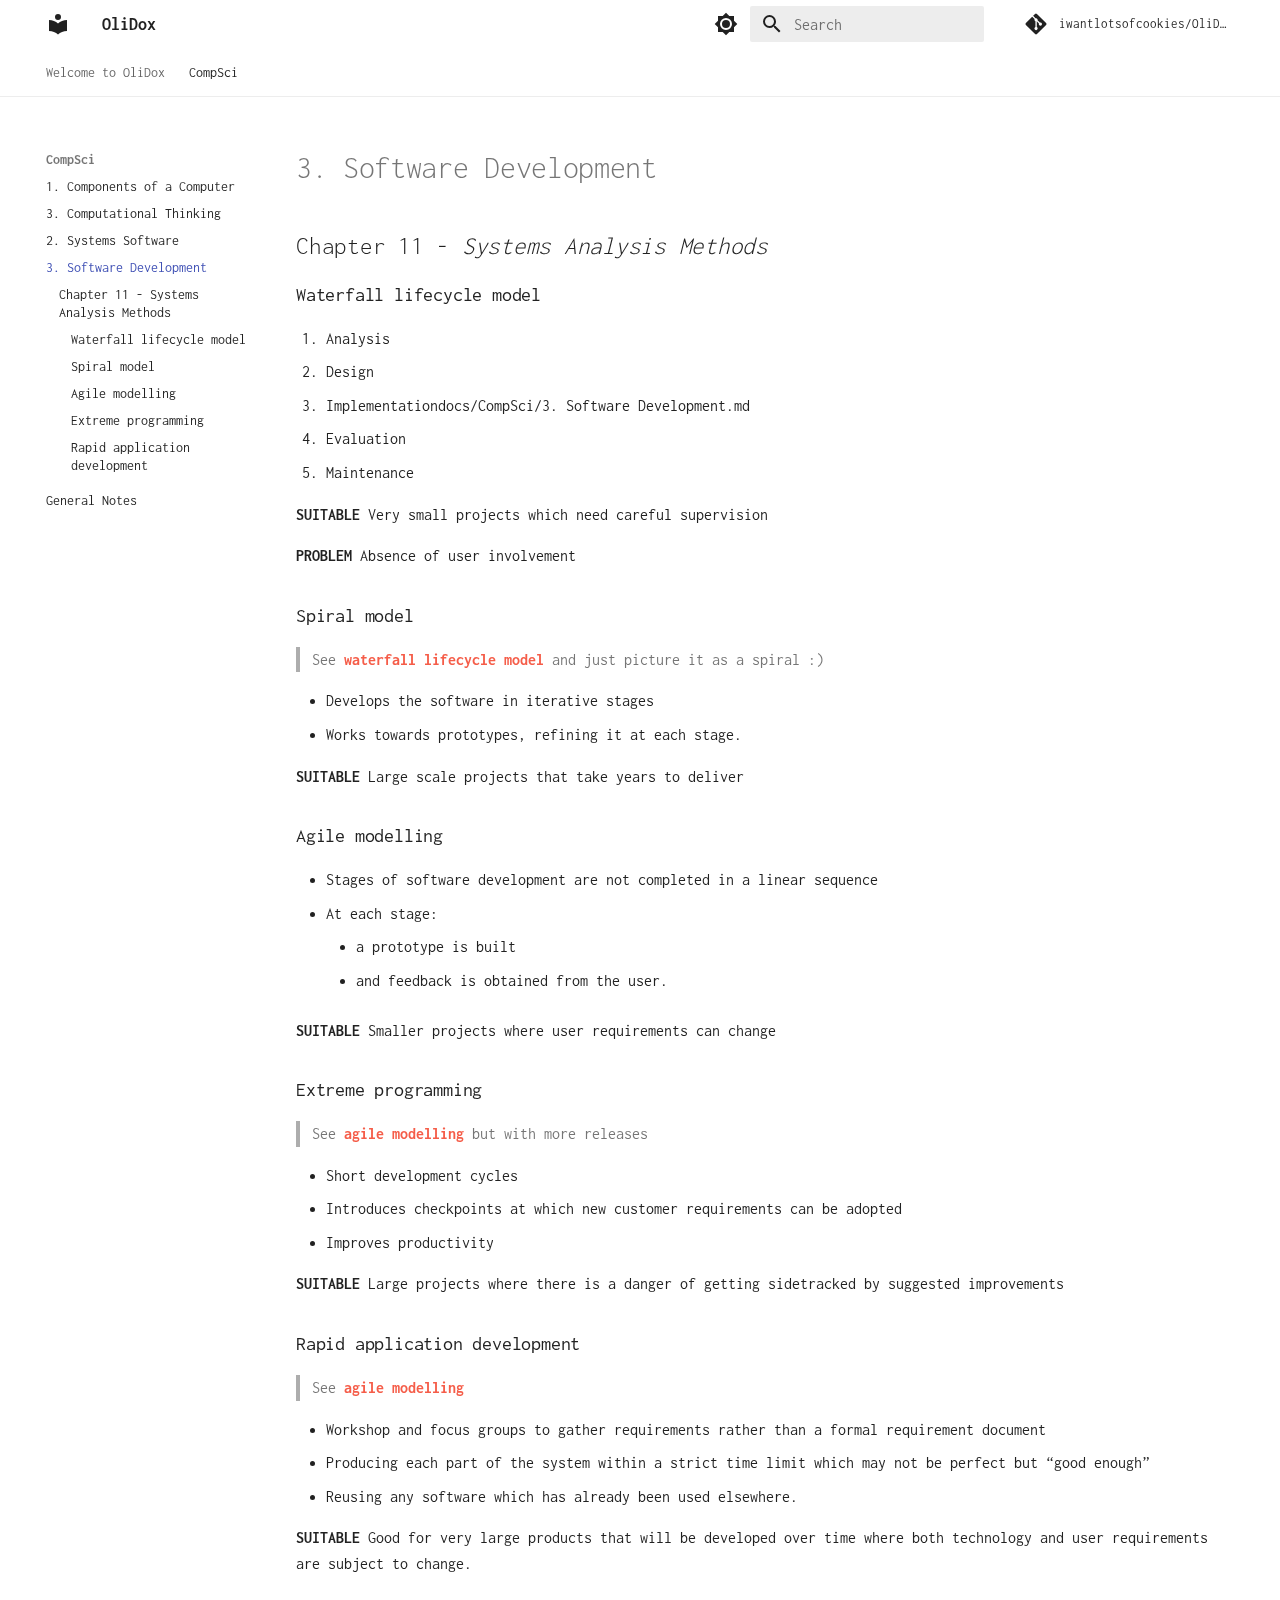
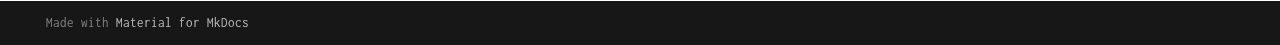
<file: CompSci/3. Software Development/index.html>
<!doctype html>
<html lang="en" class="no-js">
  <head>
    
      <meta charset="utf-8">
      <meta name="viewport" content="width=device-width,initial-scale=1">
      
      
      
        <link rel="canonical" href="https://iwantlotsofcookies.github.io/OliDox/CompSci/3.%20Software%20Development/">
      
      
        <link rel="prev" href="../2.%20System%20Software/">
      
      
        <link rel="next" href="../General%20Notes/">
      
      
      <link rel="icon" href="../../assets/images/favicon.png">
      <meta name="generator" content="mkdocs-1.6.0, mkdocs-material-9.5.24">
    
    
      
        <title>3. Software Development - OliDox</title>
      
    
    
      <link rel="stylesheet" href="../../assets/stylesheets/main.6543a935.min.css">
      
        
        <link rel="stylesheet" href="../../assets/stylesheets/palette.06af60db.min.css">
      
      


    
    
      
    
    
      
        
        
        <link rel="preconnect" href="https://fonts.gstatic.com" crossorigin>
        <link rel="stylesheet" href="https://fonts.googleapis.com/css?family=Inconsolata:300,300i,400,400i,700,700i%7CRoboto+Mono:400,400i,700,700i&display=fallback">
        <style>:root{--md-text-font:"Inconsolata";--md-code-font:"Roboto Mono"}</style>
      
    
    
      <link rel="stylesheet" href="../../stylesheets/extra.css">
    
    <script>__md_scope=new URL("../..",location),__md_hash=e=>[...e].reduce((e,_)=>(e<<5)-e+_.charCodeAt(0),0),__md_get=(e,_=localStorage,t=__md_scope)=>JSON.parse(_.getItem(t.pathname+"."+e)),__md_set=(e,_,t=localStorage,a=__md_scope)=>{try{t.setItem(a.pathname+"."+e,JSON.stringify(_))}catch(e){}}</script>
    
      

    
    
    
  </head>
  
  
    
    
      
    
    
    
    
    <body dir="ltr" data-md-color-scheme="white" data-md-color-primary="white" data-md-color-accent="indigo">
  
    
    <input class="md-toggle" data-md-toggle="drawer" type="checkbox" id="__drawer" autocomplete="off">
    <input class="md-toggle" data-md-toggle="search" type="checkbox" id="__search" autocomplete="off">
    <label class="md-overlay" for="__drawer"></label>
    <div data-md-component="skip">
      
        
        <a href="#3-software-development" class="md-skip">
          Skip to content
        </a>
      
    </div>
    <div data-md-component="announce">
      
    </div>
    
    
      

<header class="md-header" data-md-component="header">
  <nav class="md-header__inner md-grid" aria-label="Header">
    <a href="../.." title="OliDox" class="md-header__button md-logo" aria-label="OliDox" data-md-component="logo">
      
  
  <svg xmlns="http://www.w3.org/2000/svg" viewBox="0 0 24 24"><path d="M12 8a3 3 0 0 0 3-3 3 3 0 0 0-3-3 3 3 0 0 0-3 3 3 3 0 0 0 3 3m0 3.54C9.64 9.35 6.5 8 3 8v11c3.5 0 6.64 1.35 9 3.54 2.36-2.19 5.5-3.54 9-3.54V8c-3.5 0-6.64 1.35-9 3.54Z"/></svg>

    </a>
    <label class="md-header__button md-icon" for="__drawer">
      
      <svg xmlns="http://www.w3.org/2000/svg" viewBox="0 0 24 24"><path d="M3 6h18v2H3V6m0 5h18v2H3v-2m0 5h18v2H3v-2Z"/></svg>
    </label>
    <div class="md-header__title" data-md-component="header-title">
      <div class="md-header__ellipsis">
        <div class="md-header__topic">
          <span class="md-ellipsis">
            OliDox
          </span>
        </div>
        <div class="md-header__topic" data-md-component="header-topic">
          <span class="md-ellipsis">
            
              3. Software Development
            
          </span>
        </div>
      </div>
    </div>
    
      
        <form class="md-header__option" data-md-component="palette">
  
    
    
    
    <input class="md-option" data-md-color-media="(prefers-color-scheme: light)" data-md-color-scheme="white" data-md-color-primary="white" data-md-color-accent="indigo"  aria-label="Switch to dark mode"  type="radio" name="__palette" id="__palette_0">
    
      <label class="md-header__button md-icon" title="Switch to dark mode" for="__palette_1" hidden>
        <svg xmlns="http://www.w3.org/2000/svg" viewBox="0 0 24 24"><path d="M12 8a4 4 0 0 0-4 4 4 4 0 0 0 4 4 4 4 0 0 0 4-4 4 4 0 0 0-4-4m0 10a6 6 0 0 1-6-6 6 6 0 0 1 6-6 6 6 0 0 1 6 6 6 6 0 0 1-6 6m8-9.31V4h-4.69L12 .69 8.69 4H4v4.69L.69 12 4 15.31V20h4.69L12 23.31 15.31 20H20v-4.69L23.31 12 20 8.69Z"/></svg>
      </label>
    
  
    
    
    
    <input class="md-option" data-md-color-media="(prefers-color-scheme: dark)" data-md-color-scheme="slate" data-md-color-primary="black" data-md-color-accent="indigo"  aria-label="Switch to light mode"  type="radio" name="__palette" id="__palette_1">
    
      <label class="md-header__button md-icon" title="Switch to light mode" for="__palette_0" hidden>
        <svg xmlns="http://www.w3.org/2000/svg" viewBox="0 0 24 24"><path d="M12 18c-.89 0-1.74-.2-2.5-.55C11.56 16.5 13 14.42 13 12c0-2.42-1.44-4.5-3.5-5.45C10.26 6.2 11.11 6 12 6a6 6 0 0 1 6 6 6 6 0 0 1-6 6m8-9.31V4h-4.69L12 .69 8.69 4H4v4.69L.69 12 4 15.31V20h4.69L12 23.31 15.31 20H20v-4.69L23.31 12 20 8.69Z"/></svg>
      </label>
    
  
</form>
      
    
    
      <script>var media,input,key,value,palette=__md_get("__palette");if(palette&&palette.color){"(prefers-color-scheme)"===palette.color.media&&(media=matchMedia("(prefers-color-scheme: light)"),input=document.querySelector(media.matches?"[data-md-color-media='(prefers-color-scheme: light)']":"[data-md-color-media='(prefers-color-scheme: dark)']"),palette.color.media=input.getAttribute("data-md-color-media"),palette.color.scheme=input.getAttribute("data-md-color-scheme"),palette.color.primary=input.getAttribute("data-md-color-primary"),palette.color.accent=input.getAttribute("data-md-color-accent"));for([key,value]of Object.entries(palette.color))document.body.setAttribute("data-md-color-"+key,value)}</script>
    
    
    
      <label class="md-header__button md-icon" for="__search">
        
        <svg xmlns="http://www.w3.org/2000/svg" viewBox="0 0 24 24"><path d="M9.5 3A6.5 6.5 0 0 1 16 9.5c0 1.61-.59 3.09-1.56 4.23l.27.27h.79l5 5-1.5 1.5-5-5v-.79l-.27-.27A6.516 6.516 0 0 1 9.5 16 6.5 6.5 0 0 1 3 9.5 6.5 6.5 0 0 1 9.5 3m0 2C7 5 5 7 5 9.5S7 14 9.5 14 14 12 14 9.5 12 5 9.5 5Z"/></svg>
      </label>
      <div class="md-search" data-md-component="search" role="dialog">
  <label class="md-search__overlay" for="__search"></label>
  <div class="md-search__inner" role="search">
    <form class="md-search__form" name="search">
      <input type="text" class="md-search__input" name="query" aria-label="Search" placeholder="Search" autocapitalize="off" autocorrect="off" autocomplete="off" spellcheck="false" data-md-component="search-query" required>
      <label class="md-search__icon md-icon" for="__search">
        
        <svg xmlns="http://www.w3.org/2000/svg" viewBox="0 0 24 24"><path d="M9.5 3A6.5 6.5 0 0 1 16 9.5c0 1.61-.59 3.09-1.56 4.23l.27.27h.79l5 5-1.5 1.5-5-5v-.79l-.27-.27A6.516 6.516 0 0 1 9.5 16 6.5 6.5 0 0 1 3 9.5 6.5 6.5 0 0 1 9.5 3m0 2C7 5 5 7 5 9.5S7 14 9.5 14 14 12 14 9.5 12 5 9.5 5Z"/></svg>
        
        <svg xmlns="http://www.w3.org/2000/svg" viewBox="0 0 24 24"><path d="M20 11v2H8l5.5 5.5-1.42 1.42L4.16 12l7.92-7.92L13.5 5.5 8 11h12Z"/></svg>
      </label>
      <nav class="md-search__options" aria-label="Search">
        
        <button type="reset" class="md-search__icon md-icon" title="Clear" aria-label="Clear" tabindex="-1">
          
          <svg xmlns="http://www.w3.org/2000/svg" viewBox="0 0 24 24"><path d="M19 6.41 17.59 5 12 10.59 6.41 5 5 6.41 10.59 12 5 17.59 6.41 19 12 13.41 17.59 19 19 17.59 13.41 12 19 6.41Z"/></svg>
        </button>
      </nav>
      
        <div class="md-search__suggest" data-md-component="search-suggest"></div>
      
    </form>
    <div class="md-search__output">
      <div class="md-search__scrollwrap" data-md-scrollfix>
        <div class="md-search-result" data-md-component="search-result">
          <div class="md-search-result__meta">
            Initializing search
          </div>
          <ol class="md-search-result__list" role="presentation"></ol>
        </div>
      </div>
    </div>
  </div>
</div>
    
    
      <div class="md-header__source">
        <a href="https://github.com/iwantlotsofcookies/olidox" title="Go to repository" class="md-source" data-md-component="source">
  <div class="md-source__icon md-icon">
    
    <svg xmlns="http://www.w3.org/2000/svg" viewBox="0 0 448 512"><!--! Font Awesome Free 6.5.2 by @fontawesome - https://fontawesome.com License - https://fontawesome.com/license/free (Icons: CC BY 4.0, Fonts: SIL OFL 1.1, Code: MIT License) Copyright 2024 Fonticons, Inc.--><path d="M439.55 236.05 244 40.45a28.87 28.87 0 0 0-40.81 0l-40.66 40.63 51.52 51.52c27.06-9.14 52.68 16.77 43.39 43.68l49.66 49.66c34.23-11.8 61.18 31 35.47 56.69-26.49 26.49-70.21-2.87-56-37.34L240.22 199v121.85c25.3 12.54 22.26 41.85 9.08 55a34.34 34.34 0 0 1-48.55 0c-17.57-17.6-11.07-46.91 11.25-56v-123c-20.8-8.51-24.6-30.74-18.64-45L142.57 101 8.45 235.14a28.86 28.86 0 0 0 0 40.81l195.61 195.6a28.86 28.86 0 0 0 40.8 0l194.69-194.69a28.86 28.86 0 0 0 0-40.81z"/></svg>
  </div>
  <div class="md-source__repository">
    iwantlotsofcookies/OliDox
  </div>
</a>
      </div>
    
  </nav>
  
</header>
    
    <div class="md-container" data-md-component="container">
      
      
        
          
            
<nav class="md-tabs" aria-label="Tabs" data-md-component="tabs">
  <div class="md-grid">
    <ul class="md-tabs__list">
      
        
  
  
  
    <li class="md-tabs__item">
      <a href="../.." class="md-tabs__link">
        
  
    
  
  Welcome to OliDox

      </a>
    </li>
  

      
        
  
  
    
  
  
    
    
      <li class="md-tabs__item md-tabs__item--active">
        <a href="../1.%20Components%20of%20a%20Computer/" class="md-tabs__link">
          
  
    
  
  CompSci

        </a>
      </li>
    
  

      
    </ul>
  </div>
</nav>
          
        
      
      <main class="md-main" data-md-component="main">
        <div class="md-main__inner md-grid">
          
            
              
              <div class="md-sidebar md-sidebar--primary" data-md-component="sidebar" data-md-type="navigation" >
                <div class="md-sidebar__scrollwrap">
                  <div class="md-sidebar__inner">
                    


  


  

<nav class="md-nav md-nav--primary md-nav--lifted md-nav--integrated" aria-label="Navigation" data-md-level="0">
  <label class="md-nav__title" for="__drawer">
    <a href="../.." title="OliDox" class="md-nav__button md-logo" aria-label="OliDox" data-md-component="logo">
      
  
  <svg xmlns="http://www.w3.org/2000/svg" viewBox="0 0 24 24"><path d="M12 8a3 3 0 0 0 3-3 3 3 0 0 0-3-3 3 3 0 0 0-3 3 3 3 0 0 0 3 3m0 3.54C9.64 9.35 6.5 8 3 8v11c3.5 0 6.64 1.35 9 3.54 2.36-2.19 5.5-3.54 9-3.54V8c-3.5 0-6.64 1.35-9 3.54Z"/></svg>

    </a>
    OliDox
  </label>
  
    <div class="md-nav__source">
      <a href="https://github.com/iwantlotsofcookies/olidox" title="Go to repository" class="md-source" data-md-component="source">
  <div class="md-source__icon md-icon">
    
    <svg xmlns="http://www.w3.org/2000/svg" viewBox="0 0 448 512"><!--! Font Awesome Free 6.5.2 by @fontawesome - https://fontawesome.com License - https://fontawesome.com/license/free (Icons: CC BY 4.0, Fonts: SIL OFL 1.1, Code: MIT License) Copyright 2024 Fonticons, Inc.--><path d="M439.55 236.05 244 40.45a28.87 28.87 0 0 0-40.81 0l-40.66 40.63 51.52 51.52c27.06-9.14 52.68 16.77 43.39 43.68l49.66 49.66c34.23-11.8 61.18 31 35.47 56.69-26.49 26.49-70.21-2.87-56-37.34L240.22 199v121.85c25.3 12.54 22.26 41.85 9.08 55a34.34 34.34 0 0 1-48.55 0c-17.57-17.6-11.07-46.91 11.25-56v-123c-20.8-8.51-24.6-30.74-18.64-45L142.57 101 8.45 235.14a28.86 28.86 0 0 0 0 40.81l195.61 195.6a28.86 28.86 0 0 0 40.8 0l194.69-194.69a28.86 28.86 0 0 0 0-40.81z"/></svg>
  </div>
  <div class="md-source__repository">
    iwantlotsofcookies/OliDox
  </div>
</a>
    </div>
  
  <ul class="md-nav__list" data-md-scrollfix>
    
      
      
  
  
  
  
    <li class="md-nav__item">
      <a href="../.." class="md-nav__link">
        
  
  <span class="md-ellipsis">
    Welcome to OliDox
  </span>
  

      </a>
    </li>
  

    
      
      
  
  
    
  
  
  
    
    
      
        
      
        
      
        
      
        
      
        
      
    
    
      
        
        
      
      
        
      
    
    
    <li class="md-nav__item md-nav__item--active md-nav__item--section md-nav__item--nested">
      
        
        
        <input class="md-nav__toggle md-toggle " type="checkbox" id="__nav_2" checked>
        
          
          <label class="md-nav__link" for="__nav_2" id="__nav_2_label" tabindex="">
            
  
  <span class="md-ellipsis">
    CompSci
  </span>
  

            <span class="md-nav__icon md-icon"></span>
          </label>
        
        <nav class="md-nav" data-md-level="1" aria-labelledby="__nav_2_label" aria-expanded="true">
          <label class="md-nav__title" for="__nav_2">
            <span class="md-nav__icon md-icon"></span>
            CompSci
          </label>
          <ul class="md-nav__list" data-md-scrollfix>
            
              
                
  
  
  
  
    <li class="md-nav__item">
      <a href="../1.%20Components%20of%20a%20Computer/" class="md-nav__link">
        
  
  <span class="md-ellipsis">
    1. Components of a Computer
  </span>
  

      </a>
    </li>
  

              
            
              
                
  
  
  
  
    <li class="md-nav__item">
      <a href="../10.%20Computational%20Thinking/" class="md-nav__link">
        
  
  <span class="md-ellipsis">
    3. Computational Thinking
  </span>
  

      </a>
    </li>
  

              
            
              
                
  
  
  
  
    <li class="md-nav__item">
      <a href="../2.%20System%20Software/" class="md-nav__link">
        
  
  <span class="md-ellipsis">
    2. Systems Software
  </span>
  

      </a>
    </li>
  

              
            
              
                
  
  
    
  
  
  
    <li class="md-nav__item md-nav__item--active">
      
      <input class="md-nav__toggle md-toggle" type="checkbox" id="__toc">
      
      
        
      
      
        <label class="md-nav__link md-nav__link--active" for="__toc">
          
  
  <span class="md-ellipsis">
    3. Software Development
  </span>
  

          <span class="md-nav__icon md-icon"></span>
        </label>
      
      <a href="./" class="md-nav__link md-nav__link--active">
        
  
  <span class="md-ellipsis">
    3. Software Development
  </span>
  

      </a>
      
        

<nav class="md-nav md-nav--secondary" aria-label="Table of contents">
  
  
  
    
  
  
    <label class="md-nav__title" for="__toc">
      <span class="md-nav__icon md-icon"></span>
      Table of contents
    </label>
    <ul class="md-nav__list" data-md-component="toc" data-md-scrollfix>
      
        <li class="md-nav__item">
  <a href="#chapter-11-systems-analysis-methods" class="md-nav__link">
    <span class="md-ellipsis">
      Chapter 11 - Systems Analysis Methods
    </span>
  </a>
  
    <nav class="md-nav" aria-label="Chapter 11 - Systems Analysis Methods">
      <ul class="md-nav__list">
        
          <li class="md-nav__item">
  <a href="#waterfall-lifecycle-model" class="md-nav__link">
    <span class="md-ellipsis">
      Waterfall lifecycle model
    </span>
  </a>
  
</li>
        
          <li class="md-nav__item">
  <a href="#spiral-model" class="md-nav__link">
    <span class="md-ellipsis">
      Spiral model
    </span>
  </a>
  
</li>
        
          <li class="md-nav__item">
  <a href="#agile-modelling" class="md-nav__link">
    <span class="md-ellipsis">
      Agile modelling
    </span>
  </a>
  
</li>
        
          <li class="md-nav__item">
  <a href="#extreme-programming" class="md-nav__link">
    <span class="md-ellipsis">
      Extreme programming
    </span>
  </a>
  
</li>
        
          <li class="md-nav__item">
  <a href="#rapid-application-development" class="md-nav__link">
    <span class="md-ellipsis">
      Rapid application development
    </span>
  </a>
  
</li>
        
      </ul>
    </nav>
  
</li>
      
    </ul>
  
</nav>
      
    </li>
  

              
            
              
                
  
  
  
  
    <li class="md-nav__item">
      <a href="../General%20Notes/" class="md-nav__link">
        
  
  <span class="md-ellipsis">
    General Notes
  </span>
  

      </a>
    </li>
  

              
            
          </ul>
        </nav>
      
    </li>
  

    
  </ul>
</nav>
                  </div>
                </div>
              </div>
            
            
          
          
            <div class="md-content" data-md-component="content">
              <article class="md-content__inner md-typeset">
                
                  

  
  


<h1 id="3-software-development">3. Software Development</h1>
<h2 id="chapter-11-systems-analysis-methods">Chapter 11 - <em>Systems Analysis Methods</em></h2>
<h3 id="waterfall-lifecycle-model">Waterfall lifecycle model</h3>
<ol>
<li>Analysis</li>
<li>Design</li>
<li>Implementationdocs/CompSci/3. Software Development.md</li>
<li>Evaluation</li>
<li>Maintenance</li>
</ol>
<p><strong>SUITABLE</strong> Very small projects which need careful supervision</p>
<p><strong>PROBLEM</strong>  Absence of user involvement</p>
<h3 id="spiral-model">Spiral model</h3>
<blockquote>
<p>See <span style="color:#f55d49"><strong>waterfall lifecycle model</strong></span> and just picture it as a spiral :)</p>
</blockquote>
<ul>
<li>Develops the software in iterative stages</li>
<li>Works towards prototypes, refining it at each stage.</li>
</ul>
<p><strong>SUITABLE</strong> Large scale projects that take years to deliver</p>
<h3 id="agile-modelling">Agile modelling</h3>
<ul>
<li>Stages of software development are not completed in a linear sequence</li>
<li>At each stage:<ul>
<li>a prototype is built</li>
<li>and feedback is obtained from the user.</li>
</ul>
</li>
</ul>
<p><strong>SUITABLE</strong> Smaller projects where user requirements can change</p>
<h3 id="extreme-programming">Extreme programming</h3>
<blockquote>
<p>See <span style="color:#f55d49"><strong>agile modelling</strong></span> but with more releases</p>
</blockquote>
<ul>
<li>Short development cycles</li>
<li>Introduces checkpoints at which new customer requirements can be adopted</li>
<li>Improves productivity</li>
</ul>
<p><strong>SUITABLE</strong> Large projects where there is a danger of getting sidetracked by suggested improvements</p>
<h3 id="rapid-application-development">Rapid application development</h3>
<blockquote>
<p>See <span style="color:#f55d49"><strong>agile modelling</strong></span></p>
</blockquote>
<ul>
<li>Workshop and focus groups to gather requirements rather than a formal requirement document</li>
<li>Producing each part of the system within a strict time limit which may not be perfect but “good enough”</li>
<li>Reusing any software which has already been used elsewhere.</li>
</ul>
<p><strong>SUITABLE</strong> Good for very large products that will be developed over time where both technology and user requirements are subject to change.</p>












                
              </article>
            </div>
          
          
<script>var target=document.getElementById(location.hash.slice(1));target&&target.name&&(target.checked=target.name.startsWith("__tabbed_"))</script>
        </div>
        
      </main>
      
        <footer class="md-footer">
  
  <div class="md-footer-meta md-typeset">
    <div class="md-footer-meta__inner md-grid">
      <div class="md-copyright">
  
  
    Made with
    <a href="https://squidfunk.github.io/mkdocs-material/" target="_blank" rel="noopener">
      Material for MkDocs
    </a>
  
</div>
      
    </div>
  </div>
</footer>
      
    </div>
    <div class="md-dialog" data-md-component="dialog">
      <div class="md-dialog__inner md-typeset"></div>
    </div>
    
    
    <script id="__config" type="application/json">{"base": "../..", "features": ["navigation.sections", "navigation.tabs", "navigation.indexes", "toc.integrate", "search.suggest"], "search": "../../assets/javascripts/workers/search.b8dbb3d2.min.js", "translations": {"clipboard.copied": "Copied to clipboard", "clipboard.copy": "Copy to clipboard", "search.result.more.one": "1 more on this page", "search.result.more.other": "# more on this page", "search.result.none": "No matching documents", "search.result.one": "1 matching document", "search.result.other": "# matching documents", "search.result.placeholder": "Type to start searching", "search.result.term.missing": "Missing", "select.version": "Select version"}}</script>
    
    
      <script src="../../assets/javascripts/bundle.081f42fc.min.js"></script>
      
    
  </body>
</html>
</file>
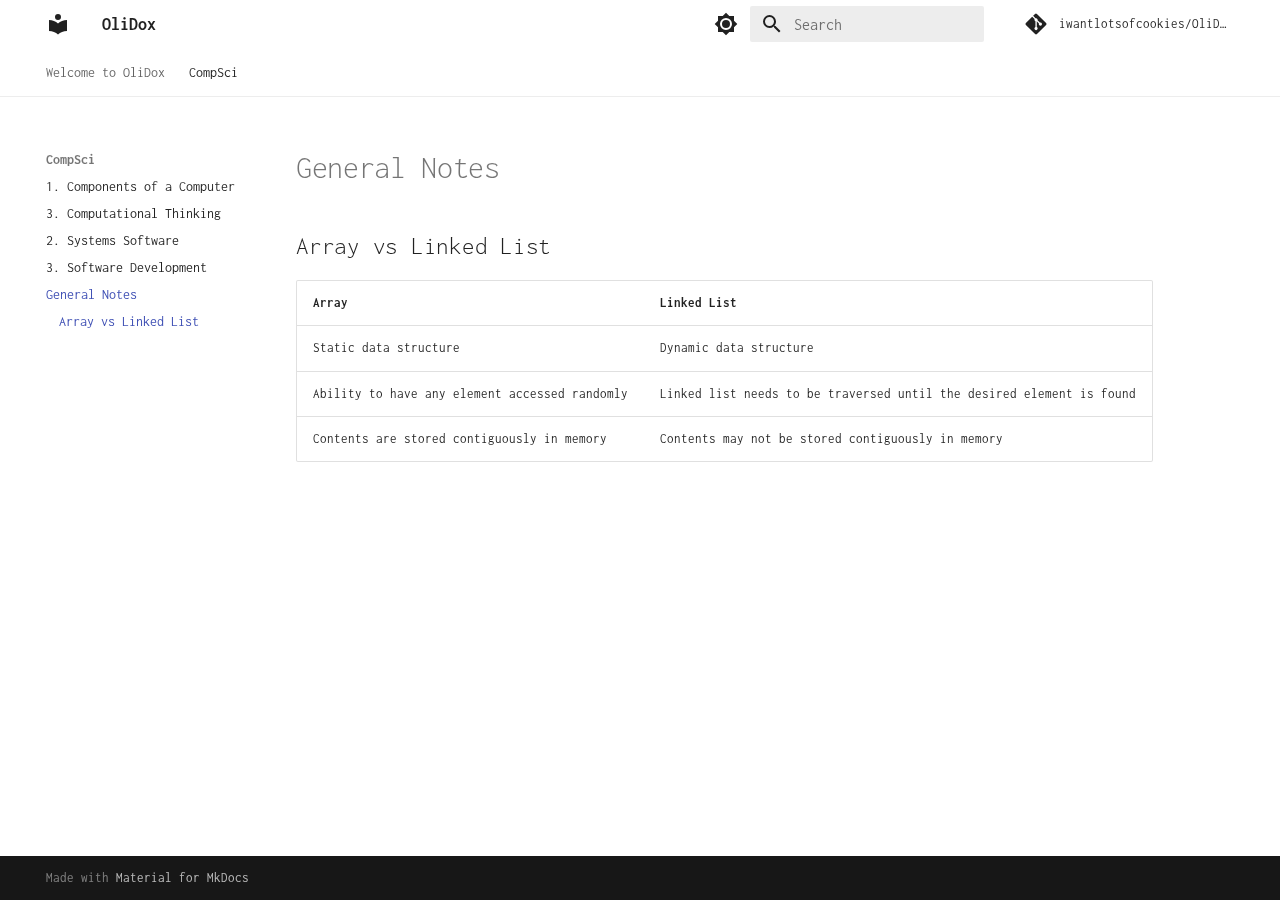
<file: CompSci/General Notes/index.html>
<!doctype html>
<html lang="en" class="no-js">
  <head>
    
      <meta charset="utf-8">
      <meta name="viewport" content="width=device-width,initial-scale=1">
      
      
      
        <link rel="canonical" href="https://iwantlotsofcookies.github.io/OliDox/CompSci/General%20Notes/">
      
      
        <link rel="prev" href="../3.%20Software%20Development/">
      
      
      
      <link rel="icon" href="../../assets/images/favicon.png">
      <meta name="generator" content="mkdocs-1.6.0, mkdocs-material-9.5.24">
    
    
      
        <title>General Notes - OliDox</title>
      
    
    
      <link rel="stylesheet" href="../../assets/stylesheets/main.6543a935.min.css">
      
        
        <link rel="stylesheet" href="../../assets/stylesheets/palette.06af60db.min.css">
      
      


    
    
      
    
    
      
        
        
        <link rel="preconnect" href="https://fonts.gstatic.com" crossorigin>
        <link rel="stylesheet" href="https://fonts.googleapis.com/css?family=Inconsolata:300,300i,400,400i,700,700i%7CRoboto+Mono:400,400i,700,700i&display=fallback">
        <style>:root{--md-text-font:"Inconsolata";--md-code-font:"Roboto Mono"}</style>
      
    
    
      <link rel="stylesheet" href="../../stylesheets/extra.css">
    
    <script>__md_scope=new URL("../..",location),__md_hash=e=>[...e].reduce((e,_)=>(e<<5)-e+_.charCodeAt(0),0),__md_get=(e,_=localStorage,t=__md_scope)=>JSON.parse(_.getItem(t.pathname+"."+e)),__md_set=(e,_,t=localStorage,a=__md_scope)=>{try{t.setItem(a.pathname+"."+e,JSON.stringify(_))}catch(e){}}</script>
    
      

    
    
    
  </head>
  
  
    
    
      
    
    
    
    
    <body dir="ltr" data-md-color-scheme="white" data-md-color-primary="white" data-md-color-accent="indigo">
  
    
    <input class="md-toggle" data-md-toggle="drawer" type="checkbox" id="__drawer" autocomplete="off">
    <input class="md-toggle" data-md-toggle="search" type="checkbox" id="__search" autocomplete="off">
    <label class="md-overlay" for="__drawer"></label>
    <div data-md-component="skip">
      
        
        <a href="#general-notes" class="md-skip">
          Skip to content
        </a>
      
    </div>
    <div data-md-component="announce">
      
    </div>
    
    
      

<header class="md-header" data-md-component="header">
  <nav class="md-header__inner md-grid" aria-label="Header">
    <a href="../.." title="OliDox" class="md-header__button md-logo" aria-label="OliDox" data-md-component="logo">
      
  
  <svg xmlns="http://www.w3.org/2000/svg" viewBox="0 0 24 24"><path d="M12 8a3 3 0 0 0 3-3 3 3 0 0 0-3-3 3 3 0 0 0-3 3 3 3 0 0 0 3 3m0 3.54C9.64 9.35 6.5 8 3 8v11c3.5 0 6.64 1.35 9 3.54 2.36-2.19 5.5-3.54 9-3.54V8c-3.5 0-6.64 1.35-9 3.54Z"/></svg>

    </a>
    <label class="md-header__button md-icon" for="__drawer">
      
      <svg xmlns="http://www.w3.org/2000/svg" viewBox="0 0 24 24"><path d="M3 6h18v2H3V6m0 5h18v2H3v-2m0 5h18v2H3v-2Z"/></svg>
    </label>
    <div class="md-header__title" data-md-component="header-title">
      <div class="md-header__ellipsis">
        <div class="md-header__topic">
          <span class="md-ellipsis">
            OliDox
          </span>
        </div>
        <div class="md-header__topic" data-md-component="header-topic">
          <span class="md-ellipsis">
            
              General Notes
            
          </span>
        </div>
      </div>
    </div>
    
      
        <form class="md-header__option" data-md-component="palette">
  
    
    
    
    <input class="md-option" data-md-color-media="(prefers-color-scheme: light)" data-md-color-scheme="white" data-md-color-primary="white" data-md-color-accent="indigo"  aria-label="Switch to dark mode"  type="radio" name="__palette" id="__palette_0">
    
      <label class="md-header__button md-icon" title="Switch to dark mode" for="__palette_1" hidden>
        <svg xmlns="http://www.w3.org/2000/svg" viewBox="0 0 24 24"><path d="M12 8a4 4 0 0 0-4 4 4 4 0 0 0 4 4 4 4 0 0 0 4-4 4 4 0 0 0-4-4m0 10a6 6 0 0 1-6-6 6 6 0 0 1 6-6 6 6 0 0 1 6 6 6 6 0 0 1-6 6m8-9.31V4h-4.69L12 .69 8.69 4H4v4.69L.69 12 4 15.31V20h4.69L12 23.31 15.31 20H20v-4.69L23.31 12 20 8.69Z"/></svg>
      </label>
    
  
    
    
    
    <input class="md-option" data-md-color-media="(prefers-color-scheme: dark)" data-md-color-scheme="slate" data-md-color-primary="black" data-md-color-accent="indigo"  aria-label="Switch to light mode"  type="radio" name="__palette" id="__palette_1">
    
      <label class="md-header__button md-icon" title="Switch to light mode" for="__palette_0" hidden>
        <svg xmlns="http://www.w3.org/2000/svg" viewBox="0 0 24 24"><path d="M12 18c-.89 0-1.74-.2-2.5-.55C11.56 16.5 13 14.42 13 12c0-2.42-1.44-4.5-3.5-5.45C10.26 6.2 11.11 6 12 6a6 6 0 0 1 6 6 6 6 0 0 1-6 6m8-9.31V4h-4.69L12 .69 8.69 4H4v4.69L.69 12 4 15.31V20h4.69L12 23.31 15.31 20H20v-4.69L23.31 12 20 8.69Z"/></svg>
      </label>
    
  
</form>
      
    
    
      <script>var media,input,key,value,palette=__md_get("__palette");if(palette&&palette.color){"(prefers-color-scheme)"===palette.color.media&&(media=matchMedia("(prefers-color-scheme: light)"),input=document.querySelector(media.matches?"[data-md-color-media='(prefers-color-scheme: light)']":"[data-md-color-media='(prefers-color-scheme: dark)']"),palette.color.media=input.getAttribute("data-md-color-media"),palette.color.scheme=input.getAttribute("data-md-color-scheme"),palette.color.primary=input.getAttribute("data-md-color-primary"),palette.color.accent=input.getAttribute("data-md-color-accent"));for([key,value]of Object.entries(palette.color))document.body.setAttribute("data-md-color-"+key,value)}</script>
    
    
    
      <label class="md-header__button md-icon" for="__search">
        
        <svg xmlns="http://www.w3.org/2000/svg" viewBox="0 0 24 24"><path d="M9.5 3A6.5 6.5 0 0 1 16 9.5c0 1.61-.59 3.09-1.56 4.23l.27.27h.79l5 5-1.5 1.5-5-5v-.79l-.27-.27A6.516 6.516 0 0 1 9.5 16 6.5 6.5 0 0 1 3 9.5 6.5 6.5 0 0 1 9.5 3m0 2C7 5 5 7 5 9.5S7 14 9.5 14 14 12 14 9.5 12 5 9.5 5Z"/></svg>
      </label>
      <div class="md-search" data-md-component="search" role="dialog">
  <label class="md-search__overlay" for="__search"></label>
  <div class="md-search__inner" role="search">
    <form class="md-search__form" name="search">
      <input type="text" class="md-search__input" name="query" aria-label="Search" placeholder="Search" autocapitalize="off" autocorrect="off" autocomplete="off" spellcheck="false" data-md-component="search-query" required>
      <label class="md-search__icon md-icon" for="__search">
        
        <svg xmlns="http://www.w3.org/2000/svg" viewBox="0 0 24 24"><path d="M9.5 3A6.5 6.5 0 0 1 16 9.5c0 1.61-.59 3.09-1.56 4.23l.27.27h.79l5 5-1.5 1.5-5-5v-.79l-.27-.27A6.516 6.516 0 0 1 9.5 16 6.5 6.5 0 0 1 3 9.5 6.5 6.5 0 0 1 9.5 3m0 2C7 5 5 7 5 9.5S7 14 9.5 14 14 12 14 9.5 12 5 9.5 5Z"/></svg>
        
        <svg xmlns="http://www.w3.org/2000/svg" viewBox="0 0 24 24"><path d="M20 11v2H8l5.5 5.5-1.42 1.42L4.16 12l7.92-7.92L13.5 5.5 8 11h12Z"/></svg>
      </label>
      <nav class="md-search__options" aria-label="Search">
        
        <button type="reset" class="md-search__icon md-icon" title="Clear" aria-label="Clear" tabindex="-1">
          
          <svg xmlns="http://www.w3.org/2000/svg" viewBox="0 0 24 24"><path d="M19 6.41 17.59 5 12 10.59 6.41 5 5 6.41 10.59 12 5 17.59 6.41 19 12 13.41 17.59 19 19 17.59 13.41 12 19 6.41Z"/></svg>
        </button>
      </nav>
      
        <div class="md-search__suggest" data-md-component="search-suggest"></div>
      
    </form>
    <div class="md-search__output">
      <div class="md-search__scrollwrap" data-md-scrollfix>
        <div class="md-search-result" data-md-component="search-result">
          <div class="md-search-result__meta">
            Initializing search
          </div>
          <ol class="md-search-result__list" role="presentation"></ol>
        </div>
      </div>
    </div>
  </div>
</div>
    
    
      <div class="md-header__source">
        <a href="https://github.com/iwantlotsofcookies/olidox" title="Go to repository" class="md-source" data-md-component="source">
  <div class="md-source__icon md-icon">
    
    <svg xmlns="http://www.w3.org/2000/svg" viewBox="0 0 448 512"><!--! Font Awesome Free 6.5.2 by @fontawesome - https://fontawesome.com License - https://fontawesome.com/license/free (Icons: CC BY 4.0, Fonts: SIL OFL 1.1, Code: MIT License) Copyright 2024 Fonticons, Inc.--><path d="M439.55 236.05 244 40.45a28.87 28.87 0 0 0-40.81 0l-40.66 40.63 51.52 51.52c27.06-9.14 52.68 16.77 43.39 43.68l49.66 49.66c34.23-11.8 61.18 31 35.47 56.69-26.49 26.49-70.21-2.87-56-37.34L240.22 199v121.85c25.3 12.54 22.26 41.85 9.08 55a34.34 34.34 0 0 1-48.55 0c-17.57-17.6-11.07-46.91 11.25-56v-123c-20.8-8.51-24.6-30.74-18.64-45L142.57 101 8.45 235.14a28.86 28.86 0 0 0 0 40.81l195.61 195.6a28.86 28.86 0 0 0 40.8 0l194.69-194.69a28.86 28.86 0 0 0 0-40.81z"/></svg>
  </div>
  <div class="md-source__repository">
    iwantlotsofcookies/OliDox
  </div>
</a>
      </div>
    
  </nav>
  
</header>
    
    <div class="md-container" data-md-component="container">
      
      
        
          
            
<nav class="md-tabs" aria-label="Tabs" data-md-component="tabs">
  <div class="md-grid">
    <ul class="md-tabs__list">
      
        
  
  
  
    <li class="md-tabs__item">
      <a href="../.." class="md-tabs__link">
        
  
    
  
  Welcome to OliDox

      </a>
    </li>
  

      
        
  
  
    
  
  
    
    
      <li class="md-tabs__item md-tabs__item--active">
        <a href="../1.%20Components%20of%20a%20Computer/" class="md-tabs__link">
          
  
    
  
  CompSci

        </a>
      </li>
    
  

      
    </ul>
  </div>
</nav>
          
        
      
      <main class="md-main" data-md-component="main">
        <div class="md-main__inner md-grid">
          
            
              
              <div class="md-sidebar md-sidebar--primary" data-md-component="sidebar" data-md-type="navigation" >
                <div class="md-sidebar__scrollwrap">
                  <div class="md-sidebar__inner">
                    


  


  

<nav class="md-nav md-nav--primary md-nav--lifted md-nav--integrated" aria-label="Navigation" data-md-level="0">
  <label class="md-nav__title" for="__drawer">
    <a href="../.." title="OliDox" class="md-nav__button md-logo" aria-label="OliDox" data-md-component="logo">
      
  
  <svg xmlns="http://www.w3.org/2000/svg" viewBox="0 0 24 24"><path d="M12 8a3 3 0 0 0 3-3 3 3 0 0 0-3-3 3 3 0 0 0-3 3 3 3 0 0 0 3 3m0 3.54C9.64 9.35 6.5 8 3 8v11c3.5 0 6.64 1.35 9 3.54 2.36-2.19 5.5-3.54 9-3.54V8c-3.5 0-6.64 1.35-9 3.54Z"/></svg>

    </a>
    OliDox
  </label>
  
    <div class="md-nav__source">
      <a href="https://github.com/iwantlotsofcookies/olidox" title="Go to repository" class="md-source" data-md-component="source">
  <div class="md-source__icon md-icon">
    
    <svg xmlns="http://www.w3.org/2000/svg" viewBox="0 0 448 512"><!--! Font Awesome Free 6.5.2 by @fontawesome - https://fontawesome.com License - https://fontawesome.com/license/free (Icons: CC BY 4.0, Fonts: SIL OFL 1.1, Code: MIT License) Copyright 2024 Fonticons, Inc.--><path d="M439.55 236.05 244 40.45a28.87 28.87 0 0 0-40.81 0l-40.66 40.63 51.52 51.52c27.06-9.14 52.68 16.77 43.39 43.68l49.66 49.66c34.23-11.8 61.18 31 35.47 56.69-26.49 26.49-70.21-2.87-56-37.34L240.22 199v121.85c25.3 12.54 22.26 41.85 9.08 55a34.34 34.34 0 0 1-48.55 0c-17.57-17.6-11.07-46.91 11.25-56v-123c-20.8-8.51-24.6-30.74-18.64-45L142.57 101 8.45 235.14a28.86 28.86 0 0 0 0 40.81l195.61 195.6a28.86 28.86 0 0 0 40.8 0l194.69-194.69a28.86 28.86 0 0 0 0-40.81z"/></svg>
  </div>
  <div class="md-source__repository">
    iwantlotsofcookies/OliDox
  </div>
</a>
    </div>
  
  <ul class="md-nav__list" data-md-scrollfix>
    
      
      
  
  
  
  
    <li class="md-nav__item">
      <a href="../.." class="md-nav__link">
        
  
  <span class="md-ellipsis">
    Welcome to OliDox
  </span>
  

      </a>
    </li>
  

    
      
      
  
  
    
  
  
  
    
    
      
        
      
        
      
        
      
        
      
        
      
    
    
      
        
        
      
      
        
      
    
    
    <li class="md-nav__item md-nav__item--active md-nav__item--section md-nav__item--nested">
      
        
        
        <input class="md-nav__toggle md-toggle " type="checkbox" id="__nav_2" checked>
        
          
          <label class="md-nav__link" for="__nav_2" id="__nav_2_label" tabindex="">
            
  
  <span class="md-ellipsis">
    CompSci
  </span>
  

            <span class="md-nav__icon md-icon"></span>
          </label>
        
        <nav class="md-nav" data-md-level="1" aria-labelledby="__nav_2_label" aria-expanded="true">
          <label class="md-nav__title" for="__nav_2">
            <span class="md-nav__icon md-icon"></span>
            CompSci
          </label>
          <ul class="md-nav__list" data-md-scrollfix>
            
              
                
  
  
  
  
    <li class="md-nav__item">
      <a href="../1.%20Components%20of%20a%20Computer/" class="md-nav__link">
        
  
  <span class="md-ellipsis">
    1. Components of a Computer
  </span>
  

      </a>
    </li>
  

              
            
              
                
  
  
  
  
    <li class="md-nav__item">
      <a href="../10.%20Computational%20Thinking/" class="md-nav__link">
        
  
  <span class="md-ellipsis">
    3. Computational Thinking
  </span>
  

      </a>
    </li>
  

              
            
              
                
  
  
  
  
    <li class="md-nav__item">
      <a href="../2.%20System%20Software/" class="md-nav__link">
        
  
  <span class="md-ellipsis">
    2. Systems Software
  </span>
  

      </a>
    </li>
  

              
            
              
                
  
  
  
  
    <li class="md-nav__item">
      <a href="../3.%20Software%20Development/" class="md-nav__link">
        
  
  <span class="md-ellipsis">
    3. Software Development
  </span>
  

      </a>
    </li>
  

              
            
              
                
  
  
    
  
  
  
    <li class="md-nav__item md-nav__item--active">
      
      <input class="md-nav__toggle md-toggle" type="checkbox" id="__toc">
      
      
        
      
      
        <label class="md-nav__link md-nav__link--active" for="__toc">
          
  
  <span class="md-ellipsis">
    General Notes
  </span>
  

          <span class="md-nav__icon md-icon"></span>
        </label>
      
      <a href="./" class="md-nav__link md-nav__link--active">
        
  
  <span class="md-ellipsis">
    General Notes
  </span>
  

      </a>
      
        

<nav class="md-nav md-nav--secondary" aria-label="Table of contents">
  
  
  
    
  
  
    <label class="md-nav__title" for="__toc">
      <span class="md-nav__icon md-icon"></span>
      Table of contents
    </label>
    <ul class="md-nav__list" data-md-component="toc" data-md-scrollfix>
      
        <li class="md-nav__item">
  <a href="#array-vs-linked-list" class="md-nav__link">
    <span class="md-ellipsis">
      Array vs Linked List
    </span>
  </a>
  
</li>
      
    </ul>
  
</nav>
      
    </li>
  

              
            
          </ul>
        </nav>
      
    </li>
  

    
  </ul>
</nav>
                  </div>
                </div>
              </div>
            
            
          
          
            <div class="md-content" data-md-component="content">
              <article class="md-content__inner md-typeset">
                
                  

  
  


<h1 id="general-notes">General Notes</h1>
<h2 id="array-vs-linked-list">Array vs Linked List</h2>
<table>
<thead>
<tr>
<th>Array</th>
<th>Linked List</th>
</tr>
</thead>
<tbody>
<tr>
<td>Static data structure</td>
<td>Dynamic data structure</td>
</tr>
<tr>
<td>Ability to have any element accessed randomly</td>
<td>Linked list needs to be traversed until the desired element is found</td>
</tr>
<tr>
<td>Contents are stored contiguously in memory</td>
<td>Contents may not be stored contiguously in memory</td>
</tr>
</tbody>
</table>












                
              </article>
            </div>
          
          
<script>var target=document.getElementById(location.hash.slice(1));target&&target.name&&(target.checked=target.name.startsWith("__tabbed_"))</script>
        </div>
        
      </main>
      
        <footer class="md-footer">
  
  <div class="md-footer-meta md-typeset">
    <div class="md-footer-meta__inner md-grid">
      <div class="md-copyright">
  
  
    Made with
    <a href="https://squidfunk.github.io/mkdocs-material/" target="_blank" rel="noopener">
      Material for MkDocs
    </a>
  
</div>
      
    </div>
  </div>
</footer>
      
    </div>
    <div class="md-dialog" data-md-component="dialog">
      <div class="md-dialog__inner md-typeset"></div>
    </div>
    
    
    <script id="__config" type="application/json">{"base": "../..", "features": ["navigation.sections", "navigation.tabs", "navigation.indexes", "toc.integrate", "search.suggest"], "search": "../../assets/javascripts/workers/search.b8dbb3d2.min.js", "translations": {"clipboard.copied": "Copied to clipboard", "clipboard.copy": "Copy to clipboard", "search.result.more.one": "1 more on this page", "search.result.more.other": "# more on this page", "search.result.none": "No matching documents", "search.result.one": "1 matching document", "search.result.other": "# matching documents", "search.result.placeholder": "Type to start searching", "search.result.term.missing": "Missing", "select.version": "Select version"}}</script>
    
    
      <script src="../../assets/javascripts/bundle.081f42fc.min.js"></script>
      
    
  </body>
</html>
</file>
<file: stylesheets/extra.css>
@font-face {
  font-family: "Cairo Play";
  src: "https://fonts.googleapis.com/css2?family=Cairo+Play:wght@800&display=swap";
}

.md-ellipsis, .md-nav__title {

    --md-text-font: "Cairo Play";

  }

h1 {

  --md-text-font: "Cairo Play";

}
</file>
<file: assets/stylesheets/main.6543a935.min.css>
@charset "UTF-8";html{-webkit-text-size-adjust:none;-moz-text-size-adjust:none;text-size-adjust:none;box-sizing:border-box}*,:after,:before{box-sizing:inherit}@media (prefers-reduced-motion){*,:after,:before{transition:none!important}}body{margin:0}a,button,input,label{-webkit-tap-highlight-color:transparent}a{color:inherit;text-decoration:none}hr{border:0;box-sizing:initial;display:block;height:.05rem;overflow:visible;padding:0}small{font-size:80%}sub,sup{line-height:1em}img{border-style:none}table{border-collapse:initial;border-spacing:0}td,th{font-weight:400;vertical-align:top}button{background:#0000;border:0;font-family:inherit;font-size:inherit;margin:0;padding:0}input{border:0;outline:none}:root{--md-primary-fg-color:#4051b5;--md-primary-fg-color--light:#5d6cc0;--md-primary-fg-color--dark:#303fa1;--md-primary-bg-color:#fff;--md-primary-bg-color--light:#ffffffb3;--md-accent-fg-color:#526cfe;--md-accent-fg-color--transparent:#526cfe1a;--md-accent-bg-color:#fff;--md-accent-bg-color--light:#ffffffb3}[data-md-color-scheme=default]{color-scheme:light}[data-md-color-scheme=default] img[src$="#gh-dark-mode-only"],[data-md-color-scheme=default] img[src$="#only-dark"]{display:none}:root,[data-md-color-scheme=default]{--md-hue:225deg;--md-default-fg-color:#000000de;--md-default-fg-color--light:#0000008a;--md-default-fg-color--lighter:#00000052;--md-default-fg-color--lightest:#00000012;--md-default-bg-color:#fff;--md-default-bg-color--light:#ffffffb3;--md-default-bg-color--lighter:#ffffff4d;--md-default-bg-color--lightest:#ffffff1f;--md-code-fg-color:#36464e;--md-code-bg-color:#f5f5f5;--md-code-hl-color:#4287ff;--md-code-hl-color--light:#4287ff1a;--md-code-hl-number-color:#d52a2a;--md-code-hl-special-color:#db1457;--md-code-hl-function-color:#a846b9;--md-code-hl-constant-color:#6e59d9;--md-code-hl-keyword-color:#3f6ec6;--md-code-hl-string-color:#1c7d4d;--md-code-hl-name-color:var(--md-code-fg-color);--md-code-hl-operator-color:var(--md-default-fg-color--light);--md-code-hl-punctuation-color:var(--md-default-fg-color--light);--md-code-hl-comment-color:var(--md-default-fg-color--light);--md-code-hl-generic-color:var(--md-default-fg-color--light);--md-code-hl-variable-color:var(--md-default-fg-color--light);--md-typeset-color:var(--md-default-fg-color);--md-typeset-a-color:var(--md-primary-fg-color);--md-typeset-del-color:#f5503d26;--md-typeset-ins-color:#0bd57026;--md-typeset-kbd-color:#fafafa;--md-typeset-kbd-accent-color:#fff;--md-typeset-kbd-border-color:#b8b8b8;--md-typeset-mark-color:#ffff0080;--md-typeset-table-color:#0000001f;--md-typeset-table-color--light:rgba(0,0,0,.035);--md-admonition-fg-color:var(--md-default-fg-color);--md-admonition-bg-color:var(--md-default-bg-color);--md-warning-fg-color:#000000de;--md-warning-bg-color:#ff9;--md-footer-fg-color:#fff;--md-footer-fg-color--light:#ffffffb3;--md-footer-fg-color--lighter:#ffffff73;--md-footer-bg-color:#000000de;--md-footer-bg-color--dark:#00000052;--md-shadow-z1:0 0.2rem 0.5rem #0000000d,0 0 0.05rem #0000001a;--md-shadow-z2:0 0.2rem 0.5rem #0000001a,0 0 0.05rem #00000040;--md-shadow-z3:0 0.2rem 0.5rem #0003,0 0 0.05rem #00000059}.md-icon svg{fill:currentcolor;display:block;height:1.2rem;width:1.2rem}body{-webkit-font-smoothing:antialiased;-moz-osx-font-smoothing:grayscale;--md-text-font-family:var(--md-text-font,_),-apple-system,BlinkMacSystemFont,Helvetica,Arial,sans-serif;--md-code-font-family:var(--md-code-font,_),SFMono-Regular,Consolas,Menlo,monospace}aside,body,input{font-feature-settings:"kern","liga";color:var(--md-typeset-color);font-family:var(--md-text-font-family)}code,kbd,pre{font-feature-settings:"kern";font-family:var(--md-code-font-family)}:root{--md-typeset-table-sort-icon:url('data:image/svg+xml;charset=utf-8,<svg xmlns="http://www.w3.org/2000/svg" viewBox="0 0 24 24"><path d="m18 21-4-4h3V7h-3l4-4 4 4h-3v10h3M2 19v-2h10v2M2 13v-2h7v2M2 7V5h4v2H2Z"/></svg>');--md-typeset-table-sort-icon--asc:url('data:image/svg+xml;charset=utf-8,<svg xmlns="http://www.w3.org/2000/svg" viewBox="0 0 24 24"><path d="M19 17h3l-4 4-4-4h3V3h2M2 17h10v2H2M6 5v2H2V5m0 6h7v2H2v-2Z"/></svg>');--md-typeset-table-sort-icon--desc:url('data:image/svg+xml;charset=utf-8,<svg xmlns="http://www.w3.org/2000/svg" viewBox="0 0 24 24"><path d="M19 7h3l-4-4-4 4h3v14h2M2 17h10v2H2M6 5v2H2V5m0 6h7v2H2v-2Z"/></svg>')}.md-typeset{-webkit-print-color-adjust:exact;color-adjust:exact;font-size:.8rem;line-height:1.6}@media print{.md-typeset{font-size:.68rem}}.md-typeset blockquote,.md-typeset dl,.md-typeset figure,.md-typeset ol,.md-typeset pre,.md-typeset ul{margin-bottom:1em;margin-top:1em}.md-typeset h1{color:var(--md-default-fg-color--light);font-size:2em;line-height:1.3;margin:0 0 1.25em}.md-typeset h1,.md-typeset h2{font-weight:300;letter-spacing:-.01em}.md-typeset h2{font-size:1.5625em;line-height:1.4;margin:1.6em 0 .64em}.md-typeset h3{font-size:1.25em;font-weight:400;letter-spacing:-.01em;line-height:1.5;margin:1.6em 0 .8em}.md-typeset h2+h3{margin-top:.8em}.md-typeset h4{font-weight:700;letter-spacing:-.01em;margin:1em 0}.md-typeset h5,.md-typeset h6{color:var(--md-default-fg-color--light);font-size:.8em;font-weight:700;letter-spacing:-.01em;margin:1.25em 0}.md-typeset h5{text-transform:uppercase}.md-typeset hr{border-bottom:.05rem solid var(--md-default-fg-color--lightest);display:flow-root;margin:1.5em 0}.md-typeset a{color:var(--md-typeset-a-color);word-break:break-word}.md-typeset a,.md-typeset a:before{transition:color 125ms}.md-typeset a:focus,.md-typeset a:hover{color:var(--md-accent-fg-color)}.md-typeset a:focus code,.md-typeset a:hover code{background-color:var(--md-accent-fg-color--transparent)}.md-typeset a code{color:currentcolor;transition:background-color 125ms}.md-typeset a.focus-visible{outline-color:var(--md-accent-fg-color);outline-offset:.2rem}.md-typeset code,.md-typeset kbd,.md-typeset pre{color:var(--md-code-fg-color);direction:ltr;font-variant-ligatures:none}@media print{.md-typeset code,.md-typeset kbd,.md-typeset pre{white-space:pre-wrap}}.md-typeset code{background-color:var(--md-code-bg-color);border-radius:.1rem;-webkit-box-decoration-break:clone;box-decoration-break:clone;font-size:.85em;padding:0 .2941176471em;word-break:break-word}.md-typeset code:not(.focus-visible){-webkit-tap-highlight-color:transparent;outline:none}.md-typeset pre{display:flow-root;line-height:1.4;position:relative}.md-typeset pre>code{-webkit-box-decoration-break:slice;box-decoration-break:slice;box-shadow:none;display:block;margin:0;outline-color:var(--md-accent-fg-color);overflow:auto;padding:.7720588235em 1.1764705882em;scrollbar-color:var(--md-default-fg-color--lighter) #0000;scrollbar-width:thin;touch-action:auto;word-break:normal}.md-typeset pre>code:hover{scrollbar-color:var(--md-accent-fg-color) #0000}.md-typeset pre>code::-webkit-scrollbar{height:.2rem;width:.2rem}.md-typeset pre>code::-webkit-scrollbar-thumb{background-color:var(--md-default-fg-color--lighter)}.md-typeset pre>code::-webkit-scrollbar-thumb:hover{background-color:var(--md-accent-fg-color)}.md-typeset kbd{background-color:var(--md-typeset-kbd-color);border-radius:.1rem;box-shadow:0 .1rem 0 .05rem var(--md-typeset-kbd-border-color),0 .1rem 0 var(--md-typeset-kbd-border-color),0 -.1rem .2rem var(--md-typeset-kbd-accent-color) inset;color:var(--md-default-fg-color);display:inline-block;font-size:.75em;padding:0 .6666666667em;vertical-align:text-top;word-break:break-word}.md-typeset mark{background-color:var(--md-typeset-mark-color);-webkit-box-decoration-break:clone;box-decoration-break:clone;color:inherit;word-break:break-word}.md-typeset abbr{border-bottom:.05rem dotted var(--md-default-fg-color--light);cursor:help;text-decoration:none}.md-typeset small{opacity:.75}[dir=ltr] .md-typeset sub,[dir=ltr] .md-typeset sup{margin-left:.078125em}[dir=rtl] .md-typeset sub,[dir=rtl] .md-typeset sup{margin-right:.078125em}[dir=ltr] .md-typeset blockquote{padding-left:.6rem}[dir=rtl] .md-typeset blockquote{padding-right:.6rem}[dir=ltr] .md-typeset blockquote{border-left:.2rem solid var(--md-default-fg-color--lighter)}[dir=rtl] .md-typeset blockquote{border-right:.2rem solid var(--md-default-fg-color--lighter)}.md-typeset blockquote{color:var(--md-default-fg-color--light);margin-left:0;margin-right:0}.md-typeset ul{list-style-type:disc}[dir=ltr] .md-typeset ol,[dir=ltr] .md-typeset ul{margin-left:.625em}[dir=rtl] .md-typeset ol,[dir=rtl] .md-typeset ul{margin-right:.625em}.md-typeset ol,.md-typeset ul{padding:0}.md-typeset ol:not([hidden]),.md-typeset ul:not([hidden]){display:flow-root}.md-typeset ol ol,.md-typeset ul ol{list-style-type:lower-alpha}.md-typeset ol ol ol,.md-typeset ul ol ol{list-style-type:lower-roman}[dir=ltr] .md-typeset ol li,[dir=ltr] .md-typeset ul li{margin-left:1.25em}[dir=rtl] .md-typeset ol li,[dir=rtl] .md-typeset ul li{margin-right:1.25em}.md-typeset ol li,.md-typeset ul li{margin-bottom:.5em}.md-typeset ol li blockquote,.md-typeset ol li p,.md-typeset ul li blockquote,.md-typeset ul li p{margin:.5em 0}.md-typeset ol li:last-child,.md-typeset ul li:last-child{margin-bottom:0}[dir=ltr] .md-typeset ol li ol,[dir=ltr] .md-typeset ol li ul,[dir=ltr] .md-typeset ul li ol,[dir=ltr] .md-typeset ul li ul{margin-left:.625em}[dir=rtl] .md-typeset ol li ol,[dir=rtl] .md-typeset ol li ul,[dir=rtl] .md-typeset ul li ol,[dir=rtl] .md-typeset ul li ul{margin-right:.625em}.md-typeset ol li ol,.md-typeset ol li ul,.md-typeset ul li ol,.md-typeset ul li ul{margin-bottom:.5em;margin-top:.5em}[dir=ltr] .md-typeset dd{margin-left:1.875em}[dir=rtl] .md-typeset dd{margin-right:1.875em}.md-typeset dd{margin-bottom:1.5em;margin-top:1em}.md-typeset img,.md-typeset svg,.md-typeset video{height:auto;max-width:100%}.md-typeset img[align=left]{margin:1em 1em 1em 0}.md-typeset img[align=right]{margin:1em 0 1em 1em}.md-typeset img[align]:only-child{margin-top:0}.md-typeset figure{display:flow-root;margin:1em auto;max-width:100%;text-align:center;width:-moz-fit-content;width:fit-content}.md-typeset figure img{display:block;margin:0 auto}.md-typeset figcaption{font-style:italic;margin:1em auto;max-width:24rem}.md-typeset iframe{max-width:100%}.md-typeset table:not([class]){background-color:var(--md-default-bg-color);border:.05rem solid var(--md-typeset-table-color);border-radius:.1rem;display:inline-block;font-size:.64rem;max-width:100%;overflow:auto;touch-action:auto}@media print{.md-typeset table:not([class]){display:table}}.md-typeset table:not([class])+*{margin-top:1.5em}.md-typeset table:not([class]) td>:first-child,.md-typeset table:not([class]) th>:first-child{margin-top:0}.md-typeset table:not([class]) td>:last-child,.md-typeset table:not([class]) th>:last-child{margin-bottom:0}.md-typeset table:not([class]) td:not([align]),.md-typeset table:not([class]) th:not([align]){text-align:left}[dir=rtl] .md-typeset table:not([class]) td:not([align]),[dir=rtl] .md-typeset table:not([class]) th:not([align]){text-align:right}.md-typeset table:not([class]) th{font-weight:700;min-width:5rem;padding:.9375em 1.25em;vertical-align:top}.md-typeset table:not([class]) td{border-top:.05rem solid var(--md-typeset-table-color);padding:.9375em 1.25em;vertical-align:top}.md-typeset table:not([class]) tbody tr{transition:background-color 125ms}.md-typeset table:not([class]) tbody tr:hover{background-color:var(--md-typeset-table-color--light);box-shadow:0 .05rem 0 var(--md-default-bg-color) inset}.md-typeset table:not([class]) a{word-break:normal}.md-typeset table th[role=columnheader]{cursor:pointer}[dir=ltr] .md-typeset table th[role=columnheader]:after{margin-left:.5em}[dir=rtl] .md-typeset table th[role=columnheader]:after{margin-right:.5em}.md-typeset table th[role=columnheader]:after{content:"";display:inline-block;height:1.2em;-webkit-mask-image:var(--md-typeset-table-sort-icon);mask-image:var(--md-typeset-table-sort-icon);-webkit-mask-repeat:no-repeat;mask-repeat:no-repeat;-webkit-mask-size:contain;mask-size:contain;transition:background-color 125ms;vertical-align:text-bottom;width:1.2em}.md-typeset table th[role=columnheader]:hover:after{background-color:var(--md-default-fg-color--lighter)}.md-typeset table th[role=columnheader][aria-sort=ascending]:after{background-color:var(--md-default-fg-color--light);-webkit-mask-image:var(--md-typeset-table-sort-icon--asc);mask-image:var(--md-typeset-table-sort-icon--asc)}.md-typeset table th[role=columnheader][aria-sort=descending]:after{background-color:var(--md-default-fg-color--light);-webkit-mask-image:var(--md-typeset-table-sort-icon--desc);mask-image:var(--md-typeset-table-sort-icon--desc)}.md-typeset__scrollwrap{margin:1em -.8rem;overflow-x:auto;touch-action:auto}.md-typeset__table{display:inline-block;margin-bottom:.5em;padding:0 .8rem}@media print{.md-typeset__table{display:block}}html .md-typeset__table table{display:table;margin:0;overflow:hidden;width:100%}@media screen and (max-width:44.984375em){.md-content__inner>pre{margin:1em -.8rem}.md-content__inner>pre code{border-radius:0}}.md-typeset .md-author{border-radius:100%;display:block;flex-shrink:0;height:1.6rem;overflow:hidden;position:relative;transition:color 125ms,transform 125ms;width:1.6rem}.md-typeset .md-author img{display:block}.md-typeset .md-author--more{background:var(--md-default-fg-color--lightest);color:var(--md-default-fg-color--lighter);font-size:.6rem;font-weight:700;line-height:1.6rem;text-align:center}.md-typeset .md-author--long{height:2.4rem;width:2.4rem}.md-typeset a.md-author{transform:scale(1)}.md-typeset a.md-author img{border-radius:100%;filter:grayscale(100%) opacity(75%);transition:filter 125ms}.md-typeset a.md-author:focus,.md-typeset a.md-author:hover{transform:scale(1.1);z-index:1}.md-typeset a.md-author:focus img,.md-typeset a.md-author:hover img{filter:grayscale(0)}.md-banner{background-color:var(--md-footer-bg-color);color:var(--md-footer-fg-color);overflow:auto}@media print{.md-banner{display:none}}.md-banner--warning{background-color:var(--md-warning-bg-color);color:var(--md-warning-fg-color)}.md-banner__inner{font-size:.7rem;margin:.6rem auto;padding:0 .8rem}[dir=ltr] .md-banner__button{float:right}[dir=rtl] .md-banner__button{float:left}.md-banner__button{color:inherit;cursor:pointer;transition:opacity .25s}.no-js .md-banner__button{display:none}.md-banner__button:hover{opacity:.7}html{font-size:125%;height:100%;overflow-x:hidden}@media screen and (min-width:100em){html{font-size:137.5%}}@media screen and (min-width:125em){html{font-size:150%}}body{background-color:var(--md-default-bg-color);display:flex;flex-direction:column;font-size:.5rem;min-height:100%;position:relative;width:100%}@media print{body{display:block}}@media screen and (max-width:59.984375em){body[data-md-scrolllock]{position:fixed}}.md-grid{margin-left:auto;margin-right:auto;max-width:61rem}.md-container{display:flex;flex-direction:column;flex-grow:1}@media print{.md-container{display:block}}.md-main{flex-grow:1}.md-main__inner{display:flex;height:100%;margin-top:1.5rem}.md-ellipsis{overflow:hidden;text-overflow:ellipsis}.md-toggle{display:none}.md-option{height:0;opacity:0;position:absolute;width:0}.md-option:checked+label:not([hidden]){display:block}.md-option.focus-visible+label{outline-color:var(--md-accent-fg-color);outline-style:auto}.md-skip{background-color:var(--md-default-fg-color);border-radius:.1rem;color:var(--md-default-bg-color);font-size:.64rem;margin:.5rem;opacity:0;outline-color:var(--md-accent-fg-color);padding:.3rem .5rem;position:fixed;transform:translateY(.4rem);z-index:-1}.md-skip:focus{opacity:1;transform:translateY(0);transition:transform .25s cubic-bezier(.4,0,.2,1),opacity 175ms 75ms;z-index:10}@page{margin:25mm}:root{--md-clipboard-icon:url('data:image/svg+xml;charset=utf-8,<svg xmlns="http://www.w3.org/2000/svg" viewBox="0 0 24 24"><path d="M19 21H8V7h11m0-2H8a2 2 0 0 0-2 2v14a2 2 0 0 0 2 2h11a2 2 0 0 0 2-2V7a2 2 0 0 0-2-2m-3-4H4a2 2 0 0 0-2 2v14h2V3h12V1Z"/></svg>')}.md-clipboard{border-radius:.1rem;color:var(--md-default-fg-color--lightest);cursor:pointer;height:1.5em;outline-color:var(--md-accent-fg-color);outline-offset:.1rem;position:absolute;right:.5em;top:.5em;transition:color .25s;width:1.5em;z-index:1}@media print{.md-clipboard{display:none}}.md-clipboard:not(.focus-visible){-webkit-tap-highlight-color:transparent;outline:none}:hover>.md-clipboard{color:var(--md-default-fg-color--light)}.md-clipboard:focus,.md-clipboard:hover{color:var(--md-accent-fg-color)}.md-clipboard:after{background-color:currentcolor;content:"";display:block;height:1.125em;margin:0 auto;-webkit-mask-image:var(--md-clipboard-icon);mask-image:var(--md-clipboard-icon);-webkit-mask-position:center;mask-position:center;-webkit-mask-repeat:no-repeat;mask-repeat:no-repeat;-webkit-mask-size:contain;mask-size:contain;width:1.125em}.md-clipboard--inline{cursor:pointer}.md-clipboard--inline code{transition:color .25s,background-color .25s}.md-clipboard--inline:focus code,.md-clipboard--inline:hover code{background-color:var(--md-accent-fg-color--transparent);color:var(--md-accent-fg-color)}.md-typeset .md-code__content{display:grid}@keyframes consent{0%{opacity:0;transform:translateY(100%)}to{opacity:1;transform:translateY(0)}}@keyframes overlay{0%{opacity:0}to{opacity:1}}.md-consent__overlay{animation:overlay .25s both;-webkit-backdrop-filter:blur(.1rem);backdrop-filter:blur(.1rem);background-color:#0000008a;height:100%;opacity:1;position:fixed;top:0;width:100%;z-index:5}.md-consent__inner{animation:consent .5s cubic-bezier(.1,.7,.1,1) both;background-color:var(--md-default-bg-color);border:0;border-radius:.1rem;bottom:0;box-shadow:0 0 .2rem #0000001a,0 .2rem .4rem #0003;max-height:100%;overflow:auto;padding:0;position:fixed;width:100%;z-index:5}.md-consent__form{padding:.8rem}.md-consent__settings{display:none;margin:1em 0}input:checked+.md-consent__settings{display:block}.md-consent__controls{margin-bottom:.8rem}.md-typeset .md-consent__controls .md-button{display:inline}@media screen and (max-width:44.984375em){.md-typeset .md-consent__controls .md-button{display:block;margin-top:.4rem;text-align:center;width:100%}}.md-consent label{cursor:pointer}.md-content{flex-grow:1;min-width:0}.md-content__inner{margin:0 .8rem 1.2rem;padding-top:.6rem}@media screen and (min-width:76.25em){[dir=ltr] .md-sidebar--primary:not([hidden])~.md-content>.md-content__inner{margin-left:1.2rem}[dir=ltr] .md-sidebar--secondary:not([hidden])~.md-content>.md-content__inner,[dir=rtl] .md-sidebar--primary:not([hidden])~.md-content>.md-content__inner{margin-right:1.2rem}[dir=rtl] .md-sidebar--secondary:not([hidden])~.md-content>.md-content__inner{margin-left:1.2rem}}.md-content__inner:before{content:"";display:block;height:.4rem}.md-content__inner>:last-child{margin-bottom:0}[dir=ltr] .md-content__button{float:right}[dir=rtl] .md-content__button{float:left}[dir=ltr] .md-content__button{margin-left:.4rem}[dir=rtl] .md-content__button{margin-right:.4rem}.md-content__button{margin:.4rem 0;padding:0}@media print{.md-content__button{display:none}}.md-typeset .md-content__button{color:var(--md-default-fg-color--lighter)}.md-content__button svg{display:inline;vertical-align:top}[dir=rtl] .md-content__button svg{transform:scaleX(-1)}[dir=ltr] .md-dialog{right:.8rem}[dir=rtl] .md-dialog{left:.8rem}.md-dialog{background-color:var(--md-default-fg-color);border-radius:.1rem;bottom:.8rem;box-shadow:var(--md-shadow-z3);min-width:11.1rem;opacity:0;padding:.4rem .6rem;pointer-events:none;position:fixed;transform:translateY(100%);transition:transform 0ms .4s,opacity .4s;z-index:4}@media print{.md-dialog{display:none}}.md-dialog--active{opacity:1;pointer-events:auto;transform:translateY(0);transition:transform .4s cubic-bezier(.075,.85,.175,1),opacity .4s}.md-dialog__inner{color:var(--md-default-bg-color);font-size:.7rem}.md-feedback{margin:2em 0 1em;text-align:center}.md-feedback fieldset{border:none;margin:0;padding:0}.md-feedback__title{font-weight:700;margin:1em auto}.md-feedback__inner{position:relative}.md-feedback__list{display:flex;flex-wrap:wrap;place-content:baseline center;position:relative}.md-feedback__list:hover .md-icon:not(:disabled){color:var(--md-default-fg-color--lighter)}:disabled .md-feedback__list{min-height:1.8rem}.md-feedback__icon{color:var(--md-default-fg-color--light);cursor:pointer;flex-shrink:0;margin:0 .1rem;transition:color 125ms}.md-feedback__icon:not(:disabled).md-icon:hover{color:var(--md-accent-fg-color)}.md-feedback__icon:disabled{color:var(--md-default-fg-color--lightest);pointer-events:none}.md-feedback__note{opacity:0;position:relative;transform:translateY(.4rem);transition:transform .4s cubic-bezier(.1,.7,.1,1),opacity .15s}.md-feedback__note>*{margin:0 auto;max-width:16rem}:disabled .md-feedback__note{opacity:1;transform:translateY(0)}.md-footer{background-color:var(--md-footer-bg-color);color:var(--md-footer-fg-color)}@media print{.md-footer{display:none}}.md-footer__inner{justify-content:space-between;overflow:auto;padding:.2rem}.md-footer__inner:not([hidden]){display:flex}.md-footer__link{align-items:end;display:flex;flex-grow:0.01;margin-bottom:.4rem;margin-top:1rem;max-width:100%;outline-color:var(--md-accent-fg-color);overflow:hidden;transition:opacity .25s}.md-footer__link:focus,.md-footer__link:hover{opacity:.7}[dir=rtl] .md-footer__link svg{transform:scaleX(-1)}@media screen and (max-width:44.984375em){.md-footer__link--prev{flex-shrink:0}.md-footer__link--prev .md-footer__title{display:none}}[dir=ltr] .md-footer__link--next{margin-left:auto}[dir=rtl] .md-footer__link--next{margin-right:auto}.md-footer__link--next{text-align:right}[dir=rtl] .md-footer__link--next{text-align:left}.md-footer__title{flex-grow:1;font-size:.9rem;margin-bottom:.7rem;max-width:calc(100% - 2.4rem);padding:0 1rem;white-space:nowrap}.md-footer__button{margin:.2rem;padding:.4rem}.md-footer__direction{font-size:.64rem;opacity:.7}.md-footer-meta{background-color:var(--md-footer-bg-color--dark)}.md-footer-meta__inner{display:flex;flex-wrap:wrap;justify-content:space-between;padding:.2rem}html .md-footer-meta.md-typeset a{color:var(--md-footer-fg-color--light)}html .md-footer-meta.md-typeset a:focus,html .md-footer-meta.md-typeset a:hover{color:var(--md-footer-fg-color)}.md-copyright{color:var(--md-footer-fg-color--lighter);font-size:.64rem;margin:auto .6rem;padding:.4rem 0;width:100%}@media screen and (min-width:45em){.md-copyright{width:auto}}.md-copyright__highlight{color:var(--md-footer-fg-color--light)}.md-social{display:inline-flex;gap:.2rem;margin:0 .4rem;padding:.2rem 0 .6rem}@media screen and (min-width:45em){.md-social{padding:.6rem 0}}.md-social__link{display:inline-block;height:1.6rem;text-align:center;width:1.6rem}.md-social__link:before{line-height:1.9}.md-social__link svg{fill:currentcolor;max-height:.8rem;vertical-align:-25%}.md-typeset .md-button{border:.1rem solid;border-radius:.1rem;color:var(--md-primary-fg-color);cursor:pointer;display:inline-block;font-weight:700;padding:.625em 2em;transition:color 125ms,background-color 125ms,border-color 125ms}.md-typeset .md-button--primary{background-color:var(--md-primary-fg-color);border-color:var(--md-primary-fg-color);color:var(--md-primary-bg-color)}.md-typeset .md-button:focus,.md-typeset .md-button:hover{background-color:var(--md-accent-fg-color);border-color:var(--md-accent-fg-color);color:var(--md-accent-bg-color)}[dir=ltr] .md-typeset .md-input{border-top-left-radius:.1rem}[dir=ltr] .md-typeset .md-input,[dir=rtl] .md-typeset .md-input{border-top-right-radius:.1rem}[dir=rtl] .md-typeset .md-input{border-top-left-radius:.1rem}.md-typeset .md-input{border-bottom:.1rem solid var(--md-default-fg-color--lighter);box-shadow:var(--md-shadow-z1);font-size:.8rem;height:1.8rem;padding:0 .6rem;transition:border .25s,box-shadow .25s}.md-typeset .md-input:focus,.md-typeset .md-input:hover{border-bottom-color:var(--md-accent-fg-color);box-shadow:var(--md-shadow-z2)}.md-typeset .md-input--stretch{width:100%}.md-header{background-color:var(--md-primary-fg-color);box-shadow:0 0 .2rem #0000,0 .2rem .4rem #0000;color:var(--md-primary-bg-color);display:block;left:0;position:sticky;right:0;top:0;z-index:4}@media print{.md-header{display:none}}.md-header[hidden]{transform:translateY(-100%);transition:transform .25s cubic-bezier(.8,0,.6,1),box-shadow .25s}.md-header--shadow{box-shadow:0 0 .2rem #0000001a,0 .2rem .4rem #0003;transition:transform .25s cubic-bezier(.1,.7,.1,1),box-shadow .25s}.md-header__inner{align-items:center;display:flex;padding:0 .2rem}.md-header__button{color:currentcolor;cursor:pointer;margin:.2rem;outline-color:var(--md-accent-fg-color);padding:.4rem;position:relative;transition:opacity .25s;vertical-align:middle;z-index:1}.md-header__button:hover{opacity:.7}.md-header__button:not([hidden]){display:inline-block}.md-header__button:not(.focus-visible){-webkit-tap-highlight-color:transparent;outline:none}.md-header__button.md-logo{margin:.2rem;padding:.4rem}@media screen and (max-width:76.234375em){.md-header__button.md-logo{display:none}}.md-header__button.md-logo img,.md-header__button.md-logo svg{fill:currentcolor;display:block;height:1.2rem;width:auto}@media screen and (min-width:60em){.md-header__button[for=__search]{display:none}}.no-js .md-header__button[for=__search]{display:none}[dir=rtl] .md-header__button[for=__search] svg{transform:scaleX(-1)}@media screen and (min-width:76.25em){.md-header__button[for=__drawer]{display:none}}.md-header__topic{display:flex;max-width:100%;position:absolute;transition:transform .4s cubic-bezier(.1,.7,.1,1),opacity .15s;white-space:nowrap}.md-header__topic+.md-header__topic{opacity:0;pointer-events:none;transform:translateX(1.25rem);transition:transform .4s cubic-bezier(1,.7,.1,.1),opacity .15s;z-index:-1}[dir=rtl] .md-header__topic+.md-header__topic{transform:translateX(-1.25rem)}.md-header__topic:first-child{font-weight:700}[dir=ltr] .md-header__title{margin-left:1rem;margin-right:.4rem}[dir=rtl] .md-header__title{margin-left:.4rem;margin-right:1rem}.md-header__title{flex-grow:1;font-size:.9rem;height:2.4rem;line-height:2.4rem}.md-header__title--active .md-header__topic{opacity:0;pointer-events:none;transform:translateX(-1.25rem);transition:transform .4s cubic-bezier(1,.7,.1,.1),opacity .15s;z-index:-1}[dir=rtl] .md-header__title--active .md-header__topic{transform:translateX(1.25rem)}.md-header__title--active .md-header__topic+.md-header__topic{opacity:1;pointer-events:auto;transform:translateX(0);transition:transform .4s cubic-bezier(.1,.7,.1,1),opacity .15s;z-index:0}.md-header__title>.md-header__ellipsis{height:100%;position:relative;width:100%}.md-header__option{display:flex;flex-shrink:0;max-width:100%;transition:max-width 0ms .25s,opacity .25s .25s;white-space:nowrap}[data-md-toggle=search]:checked~.md-header .md-header__option{max-width:0;opacity:0;transition:max-width 0ms,opacity 0ms}.md-header__option>input{bottom:0}.md-header__source{display:none}@media screen and (min-width:60em){[dir=ltr] .md-header__source{margin-left:1rem}[dir=rtl] .md-header__source{margin-right:1rem}.md-header__source{display:block;max-width:11.7rem;width:11.7rem}}@media screen and (min-width:76.25em){[dir=ltr] .md-header__source{margin-left:1.4rem}[dir=rtl] .md-header__source{margin-right:1.4rem}}.md-meta{color:var(--md-default-fg-color--light);font-size:.7rem;line-height:1.3}.md-meta__list{display:inline-flex;flex-wrap:wrap;list-style:none;margin:0;padding:0}.md-meta__item:not(:last-child):after{content:"·";margin-left:.2rem;margin-right:.2rem}.md-meta__link{color:var(--md-typeset-a-color)}.md-meta__link:focus,.md-meta__link:hover{color:var(--md-accent-fg-color)}.md-draft{background-color:#ff1744;border-radius:.125em;color:#fff;display:inline-block;font-weight:700;padding-left:.5714285714em;padding-right:.5714285714em}:root{--md-nav-icon--prev:url('data:image/svg+xml;charset=utf-8,<svg xmlns="http://www.w3.org/2000/svg" viewBox="0 0 24 24"><path d="M20 11v2H8l5.5 5.5-1.42 1.42L4.16 12l7.92-7.92L13.5 5.5 8 11h12Z"/></svg>');--md-nav-icon--next:url('data:image/svg+xml;charset=utf-8,<svg xmlns="http://www.w3.org/2000/svg" viewBox="0 0 24 24"><path d="M8.59 16.58 13.17 12 8.59 7.41 10 6l6 6-6 6-1.41-1.42Z"/></svg>');--md-toc-icon:url('data:image/svg+xml;charset=utf-8,<svg xmlns="http://www.w3.org/2000/svg" viewBox="0 0 24 24"><path d="M3 9h14V7H3v2m0 4h14v-2H3v2m0 4h14v-2H3v2m16 0h2v-2h-2v2m0-10v2h2V7h-2m0 6h2v-2h-2v2Z"/></svg>')}.md-nav{font-size:.7rem;line-height:1.3}.md-nav__title{color:var(--md-default-fg-color--light);display:block;font-weight:700;overflow:hidden;padding:0 .6rem;text-overflow:ellipsis}.md-nav__title .md-nav__button{display:none}.md-nav__title .md-nav__button img{height:100%;width:auto}.md-nav__title .md-nav__button.md-logo img,.md-nav__title .md-nav__button.md-logo svg{fill:currentcolor;display:block;height:2.4rem;max-width:100%;object-fit:contain;width:auto}.md-nav__list{list-style:none;margin:0;padding:0}.md-nav__link{align-items:flex-start;display:flex;gap:.4rem;margin-top:.625em;scroll-snap-align:start;transition:color 125ms}.md-nav__link--passed{color:var(--md-default-fg-color--light)}.md-nav__item .md-nav__link--active,.md-nav__item .md-nav__link--active code{color:var(--md-typeset-a-color)}.md-nav__link .md-ellipsis{position:relative}[dir=ltr] .md-nav__link .md-icon:last-child{margin-left:auto}[dir=rtl] .md-nav__link .md-icon:last-child{margin-right:auto}.md-nav__link svg{fill:currentcolor;flex-shrink:0;height:1.3em}.md-nav__link[for]:focus,.md-nav__link[for]:hover,.md-nav__link[href]:focus,.md-nav__link[href]:hover{color:var(--md-accent-fg-color);cursor:pointer}.md-nav__link.focus-visible{outline-color:var(--md-accent-fg-color);outline-offset:.2rem}.md-nav--primary .md-nav__link[for=__toc]{display:none}.md-nav--primary .md-nav__link[for=__toc] .md-icon:after{background-color:currentcolor;display:block;height:100%;-webkit-mask-image:var(--md-toc-icon);mask-image:var(--md-toc-icon);width:100%}.md-nav--primary .md-nav__link[for=__toc]~.md-nav{display:none}.md-nav__container>.md-nav__link{margin-top:0}.md-nav__container>.md-nav__link:first-child{flex-grow:1;min-width:0}.md-nav__icon{flex-shrink:0}.md-nav__source{display:none}@media screen and (max-width:76.234375em){.md-nav--primary,.md-nav--primary .md-nav{background-color:var(--md-default-bg-color);display:flex;flex-direction:column;height:100%;left:0;position:absolute;right:0;top:0;z-index:1}.md-nav--primary .md-nav__item,.md-nav--primary .md-nav__title{font-size:.8rem;line-height:1.5}.md-nav--primary .md-nav__title{background-color:var(--md-default-fg-color--lightest);color:var(--md-default-fg-color--light);cursor:pointer;height:5.6rem;line-height:2.4rem;padding:3rem .8rem .2rem;position:relative;white-space:nowrap}[dir=ltr] .md-nav--primary .md-nav__title .md-nav__icon{left:.4rem}[dir=rtl] .md-nav--primary .md-nav__title .md-nav__icon{right:.4rem}.md-nav--primary .md-nav__title .md-nav__icon{display:block;height:1.2rem;margin:.2rem;position:absolute;top:.4rem;width:1.2rem}.md-nav--primary .md-nav__title .md-nav__icon:after{background-color:currentcolor;content:"";display:block;height:100%;-webkit-mask-image:var(--md-nav-icon--prev);mask-image:var(--md-nav-icon--prev);-webkit-mask-position:center;mask-position:center;-webkit-mask-repeat:no-repeat;mask-repeat:no-repeat;-webkit-mask-size:contain;mask-size:contain;width:100%}.md-nav--primary .md-nav__title~.md-nav__list{background-color:var(--md-default-bg-color);box-shadow:0 .05rem 0 var(--md-default-fg-color--lightest) inset;overflow-y:auto;scroll-snap-type:y mandatory;touch-action:pan-y}.md-nav--primary .md-nav__title~.md-nav__list>:first-child{border-top:0}.md-nav--primary .md-nav__title[for=__drawer]{background-color:var(--md-primary-fg-color);color:var(--md-primary-bg-color);font-weight:700}.md-nav--primary .md-nav__title .md-logo{display:block;left:.2rem;margin:.2rem;padding:.4rem;position:absolute;right:.2rem;top:.2rem}.md-nav--primary .md-nav__list{flex:1}.md-nav--primary .md-nav__item{border-top:.05rem solid var(--md-default-fg-color--lightest)}.md-nav--primary .md-nav__item--active>.md-nav__link{color:var(--md-typeset-a-color)}.md-nav--primary .md-nav__item--active>.md-nav__link:focus,.md-nav--primary .md-nav__item--active>.md-nav__link:hover{color:var(--md-accent-fg-color)}.md-nav--primary .md-nav__link{margin-top:0;padding:.6rem .8rem}.md-nav--primary .md-nav__link svg{margin-top:.1em}.md-nav--primary .md-nav__link>.md-nav__link{padding:0}[dir=ltr] .md-nav--primary .md-nav__link .md-nav__icon{margin-right:-.2rem}[dir=rtl] .md-nav--primary .md-nav__link .md-nav__icon{margin-left:-.2rem}.md-nav--primary .md-nav__link .md-nav__icon{font-size:1.2rem;height:1.2rem;width:1.2rem}.md-nav--primary .md-nav__link .md-nav__icon:after{background-color:currentcolor;content:"";display:block;height:100%;-webkit-mask-image:var(--md-nav-icon--next);mask-image:var(--md-nav-icon--next);-webkit-mask-position:center;mask-position:center;-webkit-mask-repeat:no-repeat;mask-repeat:no-repeat;-webkit-mask-size:contain;mask-size:contain;width:100%}[dir=rtl] .md-nav--primary .md-nav__icon:after{transform:scale(-1)}.md-nav--primary .md-nav--secondary .md-nav{background-color:initial;position:static}[dir=ltr] .md-nav--primary .md-nav--secondary .md-nav .md-nav__link{padding-left:1.4rem}[dir=rtl] .md-nav--primary .md-nav--secondary .md-nav .md-nav__link{padding-right:1.4rem}[dir=ltr] .md-nav--primary .md-nav--secondary .md-nav .md-nav .md-nav__link{padding-left:2rem}[dir=rtl] .md-nav--primary .md-nav--secondary .md-nav .md-nav .md-nav__link{padding-right:2rem}[dir=ltr] .md-nav--primary .md-nav--secondary .md-nav .md-nav .md-nav .md-nav__link{padding-left:2.6rem}[dir=rtl] .md-nav--primary .md-nav--secondary .md-nav .md-nav .md-nav .md-nav__link{padding-right:2.6rem}[dir=ltr] .md-nav--primary .md-nav--secondary .md-nav .md-nav .md-nav .md-nav .md-nav__link{padding-left:3.2rem}[dir=rtl] .md-nav--primary .md-nav--secondary .md-nav .md-nav .md-nav .md-nav .md-nav__link{padding-right:3.2rem}.md-nav--secondary{background-color:initial}.md-nav__toggle~.md-nav{display:flex;opacity:0;transform:translateX(100%);transition:transform .25s cubic-bezier(.8,0,.6,1),opacity 125ms 50ms}[dir=rtl] .md-nav__toggle~.md-nav{transform:translateX(-100%)}.md-nav__toggle:checked~.md-nav{opacity:1;transform:translateX(0);transition:transform .25s cubic-bezier(.4,0,.2,1),opacity 125ms 125ms}.md-nav__toggle:checked~.md-nav>.md-nav__list{-webkit-backface-visibility:hidden;backface-visibility:hidden}}@media screen and (max-width:59.984375em){.md-nav--primary .md-nav__link[for=__toc]{display:flex}.md-nav--primary .md-nav__link[for=__toc] .md-icon:after{content:""}.md-nav--primary .md-nav__link[for=__toc]+.md-nav__link{display:none}.md-nav--primary .md-nav__link[for=__toc]~.md-nav{display:flex}.md-nav__source{background-color:var(--md-primary-fg-color--dark);color:var(--md-primary-bg-color);display:block;padding:0 .2rem}}@media screen and (min-width:60em) and (max-width:76.234375em){.md-nav--integrated .md-nav__link[for=__toc]{display:flex}.md-nav--integrated .md-nav__link[for=__toc] .md-icon:after{content:""}.md-nav--integrated .md-nav__link[for=__toc]+.md-nav__link{display:none}.md-nav--integrated .md-nav__link[for=__toc]~.md-nav{display:flex}}@media screen and (min-width:60em){.md-nav{margin-bottom:-.4rem}.md-nav--secondary .md-nav__title{background:var(--md-default-bg-color);box-shadow:0 0 .4rem .4rem var(--md-default-bg-color);position:sticky;top:0;z-index:1}.md-nav--secondary .md-nav__title[for=__toc]{scroll-snap-align:start}.md-nav--secondary .md-nav__title .md-nav__icon{display:none}[dir=ltr] .md-nav--secondary .md-nav__list{padding-left:.6rem}[dir=rtl] .md-nav--secondary .md-nav__list{padding-right:.6rem}.md-nav--secondary .md-nav__list{padding-bottom:.4rem}[dir=ltr] .md-nav--secondary .md-nav__item>.md-nav__link{margin-right:.4rem}[dir=rtl] .md-nav--secondary .md-nav__item>.md-nav__link{margin-left:.4rem}}@media screen and (min-width:76.25em){.md-nav{margin-bottom:-.4rem;transition:max-height .25s cubic-bezier(.86,0,.07,1)}.md-nav--primary .md-nav__title{background:var(--md-default-bg-color);box-shadow:0 0 .4rem .4rem var(--md-default-bg-color);position:sticky;top:0;z-index:1}.md-nav--primary .md-nav__title[for=__drawer]{scroll-snap-align:start}.md-nav--primary .md-nav__title .md-nav__icon{display:none}[dir=ltr] .md-nav--primary .md-nav__list{padding-left:.6rem}[dir=rtl] .md-nav--primary .md-nav__list{padding-right:.6rem}.md-nav--primary .md-nav__list{padding-bottom:.4rem}[dir=ltr] .md-nav--primary .md-nav__item>.md-nav__link{margin-right:.4rem}[dir=rtl] .md-nav--primary .md-nav__item>.md-nav__link{margin-left:.4rem}.md-nav__toggle~.md-nav{display:grid;grid-template-rows:0fr;opacity:0;transition:grid-template-rows .25s cubic-bezier(.86,0,.07,1),opacity .25s,visibility 0ms .25s;visibility:collapse}.md-nav__toggle~.md-nav>.md-nav__list{overflow:hidden}.md-nav__toggle.md-toggle--indeterminate~.md-nav,.md-nav__toggle:checked~.md-nav{grid-template-rows:1fr;opacity:1;transition:grid-template-rows .25s cubic-bezier(.86,0,.07,1),opacity .15s .1s,visibility 0ms;visibility:visible}.md-nav__toggle.md-toggle--indeterminate~.md-nav{transition:none}.md-nav__item--nested>.md-nav>.md-nav__title{display:none}.md-nav__item--section{display:block;margin:1.25em 0}.md-nav__item--section:last-child{margin-bottom:0}.md-nav__item--section>.md-nav__link{font-weight:700}.md-nav__item--section>.md-nav__link[for]{color:var(--md-default-fg-color--light)}.md-nav__item--section>.md-nav__link:not(.md-nav__container){pointer-events:none}.md-nav__item--section>.md-nav__link .md-icon,.md-nav__item--section>.md-nav__link>[for]{display:none}[dir=ltr] .md-nav__item--section>.md-nav{margin-left:-.6rem}[dir=rtl] .md-nav__item--section>.md-nav{margin-right:-.6rem}.md-nav__item--section>.md-nav{display:block;opacity:1;visibility:visible}.md-nav__item--section>.md-nav>.md-nav__list>.md-nav__item{padding:0}.md-nav__icon{border-radius:100%;height:.9rem;transition:background-color .25s;width:.9rem}.md-nav__icon:hover{background-color:var(--md-accent-fg-color--transparent)}.md-nav__icon:after{background-color:currentcolor;border-radius:100%;content:"";display:inline-block;height:100%;-webkit-mask-image:var(--md-nav-icon--next);mask-image:var(--md-nav-icon--next);-webkit-mask-position:center;mask-position:center;-webkit-mask-repeat:no-repeat;mask-repeat:no-repeat;-webkit-mask-size:contain;mask-size:contain;transition:transform .25s;vertical-align:-.1rem;width:100%}[dir=rtl] .md-nav__icon:after{transform:rotate(180deg)}.md-nav__item--nested .md-nav__toggle:checked~.md-nav__link .md-nav__icon:after,.md-nav__item--nested .md-toggle--indeterminate~.md-nav__link .md-nav__icon:after{transform:rotate(90deg)}.md-nav--lifted>.md-nav__list>.md-nav__item,.md-nav--lifted>.md-nav__title{display:none}.md-nav--lifted>.md-nav__list>.md-nav__item--active{display:block}.md-nav--lifted>.md-nav__list>.md-nav__item--active>.md-nav__link{background:var(--md-default-bg-color);box-shadow:0 0 .4rem .4rem var(--md-default-bg-color);margin-top:0;position:sticky;top:0;z-index:1}.md-nav--lifted>.md-nav__list>.md-nav__item--active>.md-nav__link:not(.md-nav__container){pointer-events:none}.md-nav--lifted>.md-nav__list>.md-nav__item--active.md-nav__item--section{margin:0}[dir=ltr] .md-nav--lifted>.md-nav__list>.md-nav__item>.md-nav:not(.md-nav--secondary){margin-left:-.6rem}[dir=rtl] .md-nav--lifted>.md-nav__list>.md-nav__item>.md-nav:not(.md-nav--secondary){margin-right:-.6rem}.md-nav--lifted>.md-nav__list>.md-nav__item>[for]{color:var(--md-default-fg-color--light)}.md-nav--lifted .md-nav[data-md-level="1"]{grid-template-rows:1fr;opacity:1;visibility:visible}[dir=ltr] .md-nav--integrated>.md-nav__list>.md-nav__item--active .md-nav--secondary{border-left:.05rem solid var(--md-primary-fg-color)}[dir=rtl] .md-nav--integrated>.md-nav__list>.md-nav__item--active .md-nav--secondary{border-right:.05rem solid var(--md-primary-fg-color)}.md-nav--integrated>.md-nav__list>.md-nav__item--active .md-nav--secondary{display:block;margin-bottom:1.25em;opacity:1;visibility:visible}.md-nav--integrated>.md-nav__list>.md-nav__item--active .md-nav--secondary>.md-nav__list{overflow:visible;padding-bottom:0}.md-nav--integrated>.md-nav__list>.md-nav__item--active .md-nav--secondary>.md-nav__title{display:none}}.md-pagination{font-size:.8rem;font-weight:700;gap:.4rem}.md-pagination,.md-pagination>*{align-items:center;display:flex;justify-content:center}.md-pagination>*{border-radius:.2rem;height:1.8rem;min-width:1.8rem;text-align:center}.md-pagination__current{background-color:var(--md-default-fg-color--lightest);color:var(--md-default-fg-color--light)}.md-pagination__link{transition:color 125ms,background-color 125ms}.md-pagination__link:focus,.md-pagination__link:hover{background-color:var(--md-accent-fg-color--transparent);color:var(--md-accent-fg-color)}.md-pagination__link:focus svg,.md-pagination__link:hover svg{color:var(--md-accent-fg-color)}.md-pagination__link.focus-visible{outline-color:var(--md-accent-fg-color);outline-offset:.2rem}.md-pagination__link svg{fill:currentcolor;color:var(--md-default-fg-color--lighter);display:block;max-height:100%;width:1.2rem}.md-post__back{border-bottom:.05rem solid var(--md-default-fg-color--lightest);margin-bottom:1.2rem;padding-bottom:1.2rem}@media screen and (max-width:76.234375em){.md-post__back{display:none}}[dir=rtl] .md-post__back svg{transform:scaleX(-1)}.md-post__authors{display:flex;flex-direction:column;gap:.6rem;margin:0 .6rem 1.2rem}.md-post .md-post__meta a{transition:color 125ms}.md-post .md-post__meta a:focus,.md-post .md-post__meta a:hover{color:var(--md-accent-fg-color)}.md-post__title{color:var(--md-default-fg-color--light);font-weight:700}.md-post--excerpt{margin-bottom:3.2rem}.md-post--excerpt .md-post__header{align-items:center;display:flex;gap:.6rem;min-height:1.6rem}.md-post--excerpt .md-post__authors{align-items:center;display:inline-flex;flex-direction:row;gap:.2rem;margin:0;min-height:2.4rem}[dir=ltr] .md-post--excerpt .md-post__meta .md-meta__list{margin-right:.4rem}[dir=rtl] .md-post--excerpt .md-post__meta .md-meta__list{margin-left:.4rem}.md-post--excerpt .md-post__content>:first-child{--md-scroll-margin:6rem;margin-top:0}.md-post>.md-nav--secondary{margin:1em 0}.md-profile{align-items:center;display:flex;font-size:.7rem;gap:.6rem;line-height:1.4;width:100%}.md-profile__description{flex-grow:1}.md-content--post{display:flex}@media screen and (max-width:76.234375em){.md-content--post{flex-flow:column-reverse}}.md-content--post>.md-content__inner{min-width:0}@media screen and (min-width:76.25em){[dir=ltr] .md-content--post>.md-content__inner{margin-left:1.2rem}[dir=rtl] .md-content--post>.md-content__inner{margin-right:1.2rem}}@media screen and (max-width:76.234375em){.md-sidebar.md-sidebar--post{padding:0;position:static;width:100%}.md-sidebar.md-sidebar--post .md-sidebar__scrollwrap{overflow:visible}.md-sidebar.md-sidebar--post .md-sidebar__inner{padding:0}.md-sidebar.md-sidebar--post .md-post__meta{margin-left:.6rem;margin-right:.6rem}.md-sidebar.md-sidebar--post .md-nav__item{border:none;display:inline}.md-sidebar.md-sidebar--post .md-nav__list{display:inline-flex;flex-wrap:wrap;gap:.6rem;padding-bottom:.6rem;padding-top:.6rem}.md-sidebar.md-sidebar--post .md-nav__link{padding:0}.md-sidebar.md-sidebar--post .md-nav{height:auto;margin-bottom:0;position:static}}:root{--md-progress-value:0;--md-progress-delay:400ms}.md-progress{background:var(--md-primary-bg-color);height:.075rem;opacity:min(clamp(0,var(--md-progress-value),1),clamp(0,100 - var(--md-progress-value),1));position:fixed;top:0;transform:scaleX(calc(var(--md-progress-value)*1%));transform-origin:left;transition:transform .5s cubic-bezier(.19,1,.22,1),opacity .25s var(--md-progress-delay);width:100%;z-index:4}:root{--md-search-result-icon:url('data:image/svg+xml;charset=utf-8,<svg xmlns="http://www.w3.org/2000/svg" viewBox="0 0 24 24"><path d="M14 2H6a2 2 0 0 0-2 2v16a2 2 0 0 0 2 2h7c-.41-.25-.8-.56-1.14-.9-.33-.33-.61-.7-.86-1.1H6V4h7v5h5v1.18c.71.16 1.39.43 2 .82V8l-6-6m6.31 16.9c1.33-2.11.69-4.9-1.4-6.22-2.11-1.33-4.91-.68-6.22 1.4-1.34 2.11-.69 4.89 1.4 6.22 1.46.93 3.32.93 4.79.02L22 23.39 23.39 22l-3.08-3.1m-3.81.1a2.5 2.5 0 0 1-2.5-2.5 2.5 2.5 0 0 1 2.5-2.5 2.5 2.5 0 0 1 2.5 2.5 2.5 2.5 0 0 1-2.5 2.5Z"/></svg>')}.md-search{position:relative}@media screen and (min-width:60em){.md-search{padding:.2rem 0}}.no-js .md-search{display:none}.md-search__overlay{opacity:0;z-index:1}@media screen and (max-width:59.984375em){[dir=ltr] .md-search__overlay{left:-2.2rem}[dir=rtl] .md-search__overlay{right:-2.2rem}.md-search__overlay{background-color:var(--md-default-bg-color);border-radius:1rem;height:2rem;overflow:hidden;pointer-events:none;position:absolute;top:-1rem;transform-origin:center;transition:transform .3s .1s,opacity .2s .2s;width:2rem}[data-md-toggle=search]:checked~.md-header .md-search__overlay{opacity:1;transition:transform .4s,opacity .1s}}@media screen and (min-width:60em){[dir=ltr] .md-search__overlay{left:0}[dir=rtl] .md-search__overlay{right:0}.md-search__overlay{background-color:#0000008a;cursor:pointer;height:0;position:fixed;top:0;transition:width 0ms .25s,height 0ms .25s,opacity .25s;width:0}[data-md-toggle=search]:checked~.md-header .md-search__overlay{height:200vh;opacity:1;transition:width 0ms,height 0ms,opacity .25s;width:100%}}@media screen and (max-width:29.984375em){[data-md-toggle=search]:checked~.md-header .md-search__overlay{transform:scale(45)}}@media screen and (min-width:30em) and (max-width:44.984375em){[data-md-toggle=search]:checked~.md-header .md-search__overlay{transform:scale(60)}}@media screen and (min-width:45em) and (max-width:59.984375em){[data-md-toggle=search]:checked~.md-header .md-search__overlay{transform:scale(75)}}.md-search__inner{-webkit-backface-visibility:hidden;backface-visibility:hidden}@media screen and (max-width:59.984375em){[dir=ltr] .md-search__inner{left:0}[dir=rtl] .md-search__inner{right:0}.md-search__inner{height:0;opacity:0;overflow:hidden;position:fixed;top:0;transform:translateX(5%);transition:width 0ms .3s,height 0ms .3s,transform .15s cubic-bezier(.4,0,.2,1) .15s,opacity .15s .15s;width:0;z-index:2}[dir=rtl] .md-search__inner{transform:translateX(-5%)}[data-md-toggle=search]:checked~.md-header .md-search__inner{height:100%;opacity:1;transform:translateX(0);transition:width 0ms 0ms,height 0ms 0ms,transform .15s cubic-bezier(.1,.7,.1,1) .15s,opacity .15s .15s;width:100%}}@media screen and (min-width:60em){[dir=ltr] .md-search__inner{float:right}[dir=rtl] .md-search__inner{float:left}.md-search__inner{padding:.1rem 0;position:relative;transition:width .25s cubic-bezier(.1,.7,.1,1);width:11.7rem}}@media screen and (min-width:60em) and (max-width:76.234375em){[data-md-toggle=search]:checked~.md-header .md-search__inner{width:23.4rem}}@media screen and (min-width:76.25em){[data-md-toggle=search]:checked~.md-header .md-search__inner{width:34.4rem}}.md-search__form{background-color:var(--md-default-bg-color);box-shadow:0 0 .6rem #0000;height:2.4rem;position:relative;transition:color .25s,background-color .25s;z-index:2}@media screen and (min-width:60em){.md-search__form{background-color:#00000042;border-radius:.1rem;height:1.8rem}.md-search__form:hover{background-color:#ffffff1f}}[data-md-toggle=search]:checked~.md-header .md-search__form{background-color:var(--md-default-bg-color);border-radius:.1rem .1rem 0 0;box-shadow:0 0 .6rem #00000012;color:var(--md-default-fg-color)}[dir=ltr] .md-search__input{padding-left:3.6rem;padding-right:2.2rem}[dir=rtl] .md-search__input{padding-left:2.2rem;padding-right:3.6rem}.md-search__input{background:#0000;font-size:.9rem;height:100%;position:relative;text-overflow:ellipsis;width:100%;z-index:2}.md-search__input::placeholder{transition:color .25s}.md-search__input::placeholder,.md-search__input~.md-search__icon{color:var(--md-default-fg-color--light)}.md-search__input::-ms-clear{display:none}@media screen and (max-width:59.984375em){.md-search__input{font-size:.9rem;height:2.4rem;width:100%}}@media screen and (min-width:60em){[dir=ltr] .md-search__input{padding-left:2.2rem}[dir=rtl] .md-search__input{padding-right:2.2rem}.md-search__input{color:inherit;font-size:.8rem}.md-search__input::placeholder{color:var(--md-primary-bg-color--light)}.md-search__input+.md-search__icon{color:var(--md-primary-bg-color)}[data-md-toggle=search]:checked~.md-header .md-search__input{text-overflow:clip}[data-md-toggle=search]:checked~.md-header .md-search__input+.md-search__icon{color:var(--md-default-fg-color--light)}[data-md-toggle=search]:checked~.md-header .md-search__input::placeholder{color:#0000}}.md-search__icon{cursor:pointer;display:inline-block;height:1.2rem;transition:color .25s,opacity .25s;width:1.2rem}.md-search__icon:hover{opacity:.7}[dir=ltr] .md-search__icon[for=__search]{left:.5rem}[dir=rtl] .md-search__icon[for=__search]{right:.5rem}.md-search__icon[for=__search]{position:absolute;top:.3rem;z-index:2}[dir=rtl] .md-search__icon[for=__search] svg{transform:scaleX(-1)}@media screen and (max-width:59.984375em){[dir=ltr] .md-search__icon[for=__search]{left:.8rem}[dir=rtl] .md-search__icon[for=__search]{right:.8rem}.md-search__icon[for=__search]{top:.6rem}.md-search__icon[for=__search] svg:first-child{display:none}}@media screen and (min-width:60em){.md-search__icon[for=__search]{pointer-events:none}.md-search__icon[for=__search] svg:last-child{display:none}}[dir=ltr] .md-search__options{right:.5rem}[dir=rtl] .md-search__options{left:.5rem}.md-search__options{pointer-events:none;position:absolute;top:.3rem;z-index:2}@media screen and (max-width:59.984375em){[dir=ltr] .md-search__options{right:.8rem}[dir=rtl] .md-search__options{left:.8rem}.md-search__options{top:.6rem}}[dir=ltr] .md-search__options>.md-icon{margin-left:.2rem}[dir=rtl] .md-search__options>.md-icon{margin-right:.2rem}.md-search__options>.md-icon{color:var(--md-default-fg-color--light);opacity:0;transform:scale(.75);transition:transform .15s cubic-bezier(.1,.7,.1,1),opacity .15s}.md-search__options>.md-icon:not(.focus-visible){-webkit-tap-highlight-color:transparent;outline:none}[data-md-toggle=search]:checked~.md-header .md-search__input:valid~.md-search__options>.md-icon{opacity:1;pointer-events:auto;transform:scale(1)}[data-md-toggle=search]:checked~.md-header .md-search__input:valid~.md-search__options>.md-icon:hover{opacity:.7}[dir=ltr] .md-search__suggest{padding-left:3.6rem;padding-right:2.2rem}[dir=rtl] .md-search__suggest{padding-left:2.2rem;padding-right:3.6rem}.md-search__suggest{align-items:center;color:var(--md-default-fg-color--lighter);display:flex;font-size:.9rem;height:100%;opacity:0;position:absolute;top:0;transition:opacity 50ms;white-space:nowrap;width:100%}@media screen and (min-width:60em){[dir=ltr] .md-search__suggest{padding-left:2.2rem}[dir=rtl] .md-search__suggest{padding-right:2.2rem}.md-search__suggest{font-size:.8rem}}[data-md-toggle=search]:checked~.md-header .md-search__suggest{opacity:1;transition:opacity .3s .1s}[dir=ltr] .md-search__output{border-bottom-left-radius:.1rem}[dir=ltr] .md-search__output,[dir=rtl] .md-search__output{border-bottom-right-radius:.1rem}[dir=rtl] .md-search__output{border-bottom-left-radius:.1rem}.md-search__output{overflow:hidden;position:absolute;width:100%;z-index:1}@media screen and (max-width:59.984375em){.md-search__output{bottom:0;top:2.4rem}}@media screen and (min-width:60em){.md-search__output{opacity:0;top:1.9rem;transition:opacity .4s}[data-md-toggle=search]:checked~.md-header .md-search__output{box-shadow:var(--md-shadow-z3);opacity:1}}.md-search__scrollwrap{-webkit-backface-visibility:hidden;backface-visibility:hidden;background-color:var(--md-default-bg-color);height:100%;overflow-y:auto;touch-action:pan-y}@media (-webkit-max-device-pixel-ratio:1),(max-resolution:1dppx){.md-search__scrollwrap{transform:translateZ(0)}}@media screen and (min-width:60em) and (max-width:76.234375em){.md-search__scrollwrap{width:23.4rem}}@media screen and (min-width:76.25em){.md-search__scrollwrap{width:34.4rem}}@media screen and (min-width:60em){.md-search__scrollwrap{max-height:0;scrollbar-color:var(--md-default-fg-color--lighter) #0000;scrollbar-width:thin}[data-md-toggle=search]:checked~.md-header .md-search__scrollwrap{max-height:75vh}.md-search__scrollwrap:hover{scrollbar-color:var(--md-accent-fg-color) #0000}.md-search__scrollwrap::-webkit-scrollbar{height:.2rem;width:.2rem}.md-search__scrollwrap::-webkit-scrollbar-thumb{background-color:var(--md-default-fg-color--lighter)}.md-search__scrollwrap::-webkit-scrollbar-thumb:hover{background-color:var(--md-accent-fg-color)}}.md-search-result{color:var(--md-default-fg-color);word-break:break-word}.md-search-result__meta{background-color:var(--md-default-fg-color--lightest);color:var(--md-default-fg-color--light);font-size:.64rem;line-height:1.8rem;padding:0 .8rem;scroll-snap-align:start}@media screen and (min-width:60em){[dir=ltr] .md-search-result__meta{padding-left:2.2rem}[dir=rtl] .md-search-result__meta{padding-right:2.2rem}}.md-search-result__list{list-style:none;margin:0;padding:0;-webkit-user-select:none;user-select:none}.md-search-result__item{box-shadow:0 -.05rem var(--md-default-fg-color--lightest)}.md-search-result__item:first-child{box-shadow:none}.md-search-result__link{display:block;outline:none;scroll-snap-align:start;transition:background-color .25s}.md-search-result__link:focus,.md-search-result__link:hover{background-color:var(--md-accent-fg-color--transparent)}.md-search-result__link:last-child p:last-child{margin-bottom:.6rem}.md-search-result__more>summary{cursor:pointer;display:block;outline:none;position:sticky;scroll-snap-align:start;top:0;z-index:1}.md-search-result__more>summary::marker{display:none}.md-search-result__more>summary::-webkit-details-marker{display:none}.md-search-result__more>summary>div{color:var(--md-typeset-a-color);font-size:.64rem;padding:.75em .8rem;transition:color .25s,background-color .25s}@media screen and (min-width:60em){[dir=ltr] .md-search-result__more>summary>div{padding-left:2.2rem}[dir=rtl] .md-search-result__more>summary>div{padding-right:2.2rem}}.md-search-result__more>summary:focus>div,.md-search-result__more>summary:hover>div{background-color:var(--md-accent-fg-color--transparent);color:var(--md-accent-fg-color)}.md-search-result__more[open]>summary{background-color:var(--md-default-bg-color)}.md-search-result__article{overflow:hidden;padding:0 .8rem;position:relative}@media screen and (min-width:60em){[dir=ltr] .md-search-result__article{padding-left:2.2rem}[dir=rtl] .md-search-result__article{padding-right:2.2rem}}[dir=ltr] .md-search-result__icon{left:0}[dir=rtl] .md-search-result__icon{right:0}.md-search-result__icon{color:var(--md-default-fg-color--light);height:1.2rem;margin:.5rem;position:absolute;width:1.2rem}@media screen and (max-width:59.984375em){.md-search-result__icon{display:none}}.md-search-result__icon:after{background-color:currentcolor;content:"";display:inline-block;height:100%;-webkit-mask-image:var(--md-search-result-icon);mask-image:var(--md-search-result-icon);-webkit-mask-position:center;mask-position:center;-webkit-mask-repeat:no-repeat;mask-repeat:no-repeat;-webkit-mask-size:contain;mask-size:contain;width:100%}[dir=rtl] .md-search-result__icon:after{transform:scaleX(-1)}.md-search-result .md-typeset{color:var(--md-default-fg-color--light);font-size:.64rem;line-height:1.6}.md-search-result .md-typeset h1{color:var(--md-default-fg-color);font-size:.8rem;font-weight:400;line-height:1.4;margin:.55rem 0}.md-search-result .md-typeset h1 mark{text-decoration:none}.md-search-result .md-typeset h2{color:var(--md-default-fg-color);font-size:.64rem;font-weight:700;line-height:1.6;margin:.5em 0}.md-search-result .md-typeset h2 mark{text-decoration:none}.md-search-result__terms{color:var(--md-default-fg-color);display:block;font-size:.64rem;font-style:italic;margin:.5em 0}.md-search-result mark{background-color:initial;color:var(--md-accent-fg-color);text-decoration:underline}.md-select{position:relative;z-index:1}.md-select__inner{background-color:var(--md-default-bg-color);border-radius:.1rem;box-shadow:var(--md-shadow-z2);color:var(--md-default-fg-color);left:50%;margin-top:.2rem;max-height:0;opacity:0;position:absolute;top:calc(100% - .2rem);transform:translate3d(-50%,.3rem,0);transition:transform .25s 375ms,opacity .25s .25s,max-height 0ms .5s}.md-select:focus-within .md-select__inner,.md-select:hover .md-select__inner{max-height:10rem;opacity:1;transform:translate3d(-50%,0,0);transition:transform .25s cubic-bezier(.1,.7,.1,1),opacity .25s,max-height 0ms}.md-select__inner:after{border-bottom:.2rem solid #0000;border-bottom-color:var(--md-default-bg-color);border-left:.2rem solid #0000;border-right:.2rem solid #0000;border-top:0;content:"";height:0;left:50%;margin-left:-.2rem;margin-top:-.2rem;position:absolute;top:0;width:0}.md-select__list{border-radius:.1rem;font-size:.8rem;list-style-type:none;margin:0;max-height:inherit;overflow:auto;padding:0}.md-select__item{line-height:1.8rem}[dir=ltr] .md-select__link{padding-left:.6rem;padding-right:1.2rem}[dir=rtl] .md-select__link{padding-left:1.2rem;padding-right:.6rem}.md-select__link{cursor:pointer;display:block;outline:none;scroll-snap-align:start;transition:background-color .25s,color .25s;width:100%}.md-select__link:focus,.md-select__link:hover{color:var(--md-accent-fg-color)}.md-select__link:focus{background-color:var(--md-default-fg-color--lightest)}.md-sidebar{align-self:flex-start;flex-shrink:0;padding:1.2rem 0;position:sticky;top:2.4rem;width:12.1rem}@media print{.md-sidebar{display:none}}@media screen and (max-width:76.234375em){[dir=ltr] .md-sidebar--primary{left:-12.1rem}[dir=rtl] .md-sidebar--primary{right:-12.1rem}.md-sidebar--primary{background-color:var(--md-default-bg-color);display:block;height:100%;position:fixed;top:0;transform:translateX(0);transition:transform .25s cubic-bezier(.4,0,.2,1),box-shadow .25s;width:12.1rem;z-index:5}[data-md-toggle=drawer]:checked~.md-container .md-sidebar--primary{box-shadow:var(--md-shadow-z3);transform:translateX(12.1rem)}[dir=rtl] [data-md-toggle=drawer]:checked~.md-container .md-sidebar--primary{transform:translateX(-12.1rem)}.md-sidebar--primary .md-sidebar__scrollwrap{bottom:0;left:0;margin:0;overflow:hidden;position:absolute;right:0;scroll-snap-type:none;top:0}}@media screen and (min-width:76.25em){.md-sidebar{height:0}.no-js .md-sidebar{height:auto}.md-header--lifted~.md-container .md-sidebar{top:4.8rem}}.md-sidebar--secondary{display:none;order:2}@media screen and (min-width:60em){.md-sidebar--secondary{height:0}.no-js .md-sidebar--secondary{height:auto}.md-sidebar--secondary:not([hidden]){display:block}.md-sidebar--secondary .md-sidebar__scrollwrap{touch-action:pan-y}}.md-sidebar__scrollwrap{scrollbar-gutter:stable;-webkit-backface-visibility:hidden;backface-visibility:hidden;margin:0 .2rem;overflow-y:auto;scrollbar-color:var(--md-default-fg-color--lighter) #0000;scrollbar-width:thin}.md-sidebar__scrollwrap::-webkit-scrollbar{height:.2rem;width:.2rem}.md-sidebar__scrollwrap:focus-within,.md-sidebar__scrollwrap:hover{scrollbar-color:var(--md-accent-fg-color) #0000}.md-sidebar__scrollwrap:focus-within::-webkit-scrollbar-thumb,.md-sidebar__scrollwrap:hover::-webkit-scrollbar-thumb{background-color:var(--md-default-fg-color--lighter)}.md-sidebar__scrollwrap:focus-within::-webkit-scrollbar-thumb:hover,.md-sidebar__scrollwrap:hover::-webkit-scrollbar-thumb:hover{background-color:var(--md-accent-fg-color)}@supports selector(::-webkit-scrollbar){.md-sidebar__scrollwrap{scrollbar-gutter:auto}[dir=ltr] .md-sidebar__inner{padding-right:calc(100% - 11.5rem)}[dir=rtl] .md-sidebar__inner{padding-left:calc(100% - 11.5rem)}}@media screen and (max-width:76.234375em){.md-overlay{background-color:#0000008a;height:0;opacity:0;position:fixed;top:0;transition:width 0ms .25s,height 0ms .25s,opacity .25s;width:0;z-index:5}[data-md-toggle=drawer]:checked~.md-overlay{height:100%;opacity:1;transition:width 0ms,height 0ms,opacity .25s;width:100%}}@keyframes facts{0%{height:0}to{height:.65rem}}@keyframes fact{0%{opacity:0;transform:translateY(100%)}50%{opacity:0}to{opacity:1;transform:translateY(0)}}:root{--md-source-forks-icon:url('data:image/svg+xml;charset=utf-8,<svg xmlns="http://www.w3.org/2000/svg" viewBox="0 0 16 16"><path d="M5 5.372v.878c0 .414.336.75.75.75h4.5a.75.75 0 0 0 .75-.75v-.878a2.25 2.25 0 1 1 1.5 0v.878a2.25 2.25 0 0 1-2.25 2.25h-1.5v2.128a2.251 2.251 0 1 1-1.5 0V8.5h-1.5A2.25 2.25 0 0 1 3.5 6.25v-.878a2.25 2.25 0 1 1 1.5 0ZM5 3.25a.75.75 0 1 0-1.5 0 .75.75 0 0 0 1.5 0Zm6.75.75a.75.75 0 1 0 0-1.5.75.75 0 0 0 0 1.5Zm-3 8.75a.75.75 0 1 0-1.5 0 .75.75 0 0 0 1.5 0Z"/></svg>');--md-source-repositories-icon:url('data:image/svg+xml;charset=utf-8,<svg xmlns="http://www.w3.org/2000/svg" viewBox="0 0 16 16"><path d="M2 2.5A2.5 2.5 0 0 1 4.5 0h8.75a.75.75 0 0 1 .75.75v12.5a.75.75 0 0 1-.75.75h-2.5a.75.75 0 0 1 0-1.5h1.75v-2h-8a1 1 0 0 0-.714 1.7.75.75 0 1 1-1.072 1.05A2.495 2.495 0 0 1 2 11.5Zm10.5-1h-8a1 1 0 0 0-1 1v6.708A2.486 2.486 0 0 1 4.5 9h8ZM5 12.25a.25.25 0 0 1 .25-.25h3.5a.25.25 0 0 1 .25.25v3.25a.25.25 0 0 1-.4.2l-1.45-1.087a.249.249 0 0 0-.3 0L5.4 15.7a.25.25 0 0 1-.4-.2Z"/></svg>');--md-source-stars-icon:url('data:image/svg+xml;charset=utf-8,<svg xmlns="http://www.w3.org/2000/svg" viewBox="0 0 16 16"><path d="M8 .25a.75.75 0 0 1 .673.418l1.882 3.815 4.21.612a.75.75 0 0 1 .416 1.279l-3.046 2.97.719 4.192a.751.751 0 0 1-1.088.791L8 12.347l-3.766 1.98a.75.75 0 0 1-1.088-.79l.72-4.194L.818 6.374a.75.75 0 0 1 .416-1.28l4.21-.611L7.327.668A.75.75 0 0 1 8 .25Zm0 2.445L6.615 5.5a.75.75 0 0 1-.564.41l-3.097.45 2.24 2.184a.75.75 0 0 1 .216.664l-.528 3.084 2.769-1.456a.75.75 0 0 1 .698 0l2.77 1.456-.53-3.084a.75.75 0 0 1 .216-.664l2.24-2.183-3.096-.45a.75.75 0 0 1-.564-.41L8 2.694Z"/></svg>');--md-source-version-icon:url('data:image/svg+xml;charset=utf-8,<svg xmlns="http://www.w3.org/2000/svg" viewBox="0 0 16 16"><path d="M1 7.775V2.75C1 1.784 1.784 1 2.75 1h5.025c.464 0 .91.184 1.238.513l6.25 6.25a1.75 1.75 0 0 1 0 2.474l-5.026 5.026a1.75 1.75 0 0 1-2.474 0l-6.25-6.25A1.752 1.752 0 0 1 1 7.775Zm1.5 0c0 .066.026.13.073.177l6.25 6.25a.25.25 0 0 0 .354 0l5.025-5.025a.25.25 0 0 0 0-.354l-6.25-6.25a.25.25 0 0 0-.177-.073H2.75a.25.25 0 0 0-.25.25ZM6 5a1 1 0 1 1 0 2 1 1 0 0 1 0-2Z"/></svg>')}.md-source{-webkit-backface-visibility:hidden;backface-visibility:hidden;display:block;font-size:.65rem;line-height:1.2;outline-color:var(--md-accent-fg-color);transition:opacity .25s;white-space:nowrap}.md-source:hover{opacity:.7}.md-source__icon{display:inline-block;height:2.4rem;vertical-align:middle;width:2rem}[dir=ltr] .md-source__icon svg{margin-left:.6rem}[dir=rtl] .md-source__icon svg{margin-right:.6rem}.md-source__icon svg{margin-top:.6rem}[dir=ltr] .md-source__icon+.md-source__repository{padding-left:2rem}[dir=rtl] .md-source__icon+.md-source__repository{padding-right:2rem}[dir=ltr] .md-source__icon+.md-source__repository{margin-left:-2rem}[dir=rtl] .md-source__icon+.md-source__repository{margin-right:-2rem}[dir=ltr] .md-source__repository{margin-left:.6rem}[dir=rtl] .md-source__repository{margin-right:.6rem}.md-source__repository{display:inline-block;max-width:calc(100% - 1.2rem);overflow:hidden;text-overflow:ellipsis;vertical-align:middle}.md-source__facts{display:flex;font-size:.55rem;gap:.4rem;list-style-type:none;margin:.1rem 0 0;opacity:.75;overflow:hidden;padding:0;width:100%}.md-source__repository--active .md-source__facts{animation:facts .25s ease-in}.md-source__fact{overflow:hidden;text-overflow:ellipsis}.md-source__repository--active .md-source__fact{animation:fact .4s ease-out}[dir=ltr] .md-source__fact:before{margin-right:.1rem}[dir=rtl] .md-source__fact:before{margin-left:.1rem}.md-source__fact:before{background-color:currentcolor;content:"";display:inline-block;height:.6rem;-webkit-mask-position:center;mask-position:center;-webkit-mask-repeat:no-repeat;mask-repeat:no-repeat;-webkit-mask-size:contain;mask-size:contain;vertical-align:text-top;width:.6rem}.md-source__fact:nth-child(1n+2){flex-shrink:0}.md-source__fact--version:before{-webkit-mask-image:var(--md-source-version-icon);mask-image:var(--md-source-version-icon)}.md-source__fact--stars:before{-webkit-mask-image:var(--md-source-stars-icon);mask-image:var(--md-source-stars-icon)}.md-source__fact--forks:before{-webkit-mask-image:var(--md-source-forks-icon);mask-image:var(--md-source-forks-icon)}.md-source__fact--repositories:before{-webkit-mask-image:var(--md-source-repositories-icon);mask-image:var(--md-source-repositories-icon)}.md-source-file{margin:1em 0}[dir=ltr] .md-source-file__fact{margin-right:.6rem}[dir=rtl] .md-source-file__fact{margin-left:.6rem}.md-source-file__fact{align-items:center;color:var(--md-default-fg-color--light);display:inline-flex;font-size:.68rem;gap:.3rem}.md-source-file__fact .md-icon{flex-shrink:0;margin-bottom:.05rem}[dir=ltr] .md-source-file__fact .md-author{float:left}[dir=rtl] .md-source-file__fact .md-author{float:right}.md-source-file__fact .md-author{margin-right:.2rem}.md-source-file__fact svg{width:.9rem}:root{--md-status:url('data:image/svg+xml;charset=utf-8,<svg xmlns="http://www.w3.org/2000/svg" viewBox="0 0 24 24"><path d="M11 9h2V7h-2m1 13c-4.41 0-8-3.59-8-8s3.59-8 8-8 8 3.59 8 8-3.59 8-8 8m0-18A10 10 0 0 0 2 12a10 10 0 0 0 10 10 10 10 0 0 0 10-10A10 10 0 0 0 12 2m-1 15h2v-6h-2v6Z"/></svg>');--md-status--new:url('data:image/svg+xml;charset=utf-8,<svg xmlns="http://www.w3.org/2000/svg" viewBox="0 0 24 24"><path d="m23 12-2.44-2.78.34-3.68-3.61-.82-1.89-3.18L12 3 8.6 1.54 6.71 4.72l-3.61.81.34 3.68L1 12l2.44 2.78-.34 3.69 3.61.82 1.89 3.18L12 21l3.4 1.46 1.89-3.18 3.61-.82-.34-3.68L23 12m-10 5h-2v-2h2v2m0-4h-2V7h2v6Z"/></svg>');--md-status--deprecated:url('data:image/svg+xml;charset=utf-8,<svg xmlns="http://www.w3.org/2000/svg" viewBox="0 0 24 24"><path d="M9 3v1H4v2h1v13a2 2 0 0 0 2 2h10a2 2 0 0 0 2-2V6h1V4h-5V3H9m0 5h2v9H9V8m4 0h2v9h-2V8Z"/></svg>');--md-status--encrypted:url('data:image/svg+xml;charset=utf-8,<svg xmlns="http://www.w3.org/2000/svg" viewBox="0 0 24 24"><path d="M12 1 3 5v6c0 5.55 3.84 10.74 9 12 5.16-1.26 9-6.45 9-12V5l-9-4m0 6c1.4 0 2.8 1.1 2.8 2.5V11c.6 0 1.2.6 1.2 1.3v3.5c0 .6-.6 1.2-1.3 1.2H9.2c-.6 0-1.2-.6-1.2-1.3v-3.5c0-.6.6-1.2 1.2-1.2V9.5C9.2 8.1 10.6 7 12 7m0 1.2c-.8 0-1.5.5-1.5 1.3V11h3V9.5c0-.8-.7-1.3-1.5-1.3Z"/></svg>')}.md-status:after{background-color:var(--md-default-fg-color--light);content:"";display:inline-block;height:1.125em;-webkit-mask-image:var(--md-status);mask-image:var(--md-status);-webkit-mask-position:center;mask-position:center;-webkit-mask-repeat:no-repeat;mask-repeat:no-repeat;-webkit-mask-size:contain;mask-size:contain;vertical-align:text-bottom;width:1.125em}.md-status:hover:after{background-color:currentcolor}.md-status--new:after{-webkit-mask-image:var(--md-status--new);mask-image:var(--md-status--new)}.md-status--deprecated:after{-webkit-mask-image:var(--md-status--deprecated);mask-image:var(--md-status--deprecated)}.md-status--encrypted:after{-webkit-mask-image:var(--md-status--encrypted);mask-image:var(--md-status--encrypted)}.md-tabs{background-color:var(--md-primary-fg-color);color:var(--md-primary-bg-color);display:block;line-height:1.3;overflow:auto;width:100%;z-index:3}@media print{.md-tabs{display:none}}@media screen and (max-width:76.234375em){.md-tabs{display:none}}.md-tabs[hidden]{pointer-events:none}[dir=ltr] .md-tabs__list{margin-left:.2rem}[dir=rtl] .md-tabs__list{margin-right:.2rem}.md-tabs__list{contain:content;display:flex;list-style:none;margin:0;overflow:auto;padding:0;scrollbar-width:none;white-space:nowrap}.md-tabs__list::-webkit-scrollbar{display:none}.md-tabs__item{height:2.4rem;padding-left:.6rem;padding-right:.6rem}.md-tabs__item--active .md-tabs__link{color:inherit;opacity:1}.md-tabs__link{-webkit-backface-visibility:hidden;backface-visibility:hidden;display:flex;font-size:.7rem;margin-top:.8rem;opacity:.7;outline-color:var(--md-accent-fg-color);outline-offset:.2rem;transition:transform .4s cubic-bezier(.1,.7,.1,1),opacity .25s}.md-tabs__link:focus,.md-tabs__link:hover{color:inherit;opacity:1}[dir=ltr] .md-tabs__link svg{margin-right:.4rem}[dir=rtl] .md-tabs__link svg{margin-left:.4rem}.md-tabs__link svg{fill:currentcolor;height:1.3em}.md-tabs__item:nth-child(2) .md-tabs__link{transition-delay:20ms}.md-tabs__item:nth-child(3) .md-tabs__link{transition-delay:40ms}.md-tabs__item:nth-child(4) .md-tabs__link{transition-delay:60ms}.md-tabs__item:nth-child(5) .md-tabs__link{transition-delay:80ms}.md-tabs__item:nth-child(6) .md-tabs__link{transition-delay:.1s}.md-tabs__item:nth-child(7) .md-tabs__link{transition-delay:.12s}.md-tabs__item:nth-child(8) .md-tabs__link{transition-delay:.14s}.md-tabs__item:nth-child(9) .md-tabs__link{transition-delay:.16s}.md-tabs__item:nth-child(10) .md-tabs__link{transition-delay:.18s}.md-tabs__item:nth-child(11) .md-tabs__link{transition-delay:.2s}.md-tabs__item:nth-child(12) .md-tabs__link{transition-delay:.22s}.md-tabs__item:nth-child(13) .md-tabs__link{transition-delay:.24s}.md-tabs__item:nth-child(14) .md-tabs__link{transition-delay:.26s}.md-tabs__item:nth-child(15) .md-tabs__link{transition-delay:.28s}.md-tabs__item:nth-child(16) .md-tabs__link{transition-delay:.3s}.md-tabs[hidden] .md-tabs__link{opacity:0;transform:translateY(50%);transition:transform 0ms .1s,opacity .1s}:root{--md-tag-icon:url('data:image/svg+xml;charset=utf-8,<svg xmlns="http://www.w3.org/2000/svg" viewBox="0 0 24 24"><path d="m5.41 21 .71-4h-4l.35-2h4l1.06-6h-4l.35-2h4l.71-4h2l-.71 4h6l.71-4h2l-.71 4h4l-.35 2h-4l-1.06 6h4l-.35 2h-4l-.71 4h-2l.71-4h-6l-.71 4h-2M9.53 9l-1.06 6h6l1.06-6h-6Z"/></svg>')}.md-typeset .md-tags:not([hidden]){display:inline-flex;flex-wrap:wrap;gap:.5em;margin-bottom:.75em;margin-top:-.125em}.md-typeset .md-tag{align-items:center;background:var(--md-default-fg-color--lightest);border-radius:2.4rem;display:inline-flex;font-size:.64rem;font-size:min(.8em,.64rem);font-weight:700;gap:.5em;letter-spacing:normal;line-height:1.6;padding:.3125em .78125em}.md-typeset .md-tag[href]{-webkit-tap-highlight-color:transparent;color:inherit;outline:none;transition:color 125ms,background-color 125ms}.md-typeset .md-tag[href]:focus,.md-typeset .md-tag[href]:hover{background-color:var(--md-accent-fg-color);color:var(--md-accent-bg-color)}[id]>.md-typeset .md-tag{vertical-align:text-top}.md-typeset .md-tag-icon:before{background-color:var(--md-default-fg-color--lighter);content:"";display:inline-block;height:1.2em;-webkit-mask-image:var(--md-tag-icon);mask-image:var(--md-tag-icon);-webkit-mask-position:center;mask-position:center;-webkit-mask-repeat:no-repeat;mask-repeat:no-repeat;-webkit-mask-size:contain;mask-size:contain;transition:background-color 125ms;vertical-align:text-bottom;width:1.2em}.md-typeset .md-tag-icon[href]:focus:before,.md-typeset .md-tag-icon[href]:hover:before{background-color:var(--md-accent-bg-color)}@keyframes pulse{0%{transform:scale(.95)}75%{transform:scale(1)}to{transform:scale(.95)}}:root{--md-annotation-bg-icon:url('data:image/svg+xml;charset=utf-8,<svg xmlns="http://www.w3.org/2000/svg" viewBox="0 0 24 24"><path d="M12 2A10 10 0 0 0 2 12a10 10 0 0 0 10 10 10 10 0 0 0 10-10A10 10 0 0 0 12 2Z"/></svg>');--md-annotation-icon:url('data:image/svg+xml;charset=utf-8,<svg xmlns="http://www.w3.org/2000/svg" viewBox="0 0 24 24"><path d="M17 13h-4v4h-2v-4H7v-2h4V7h2v4h4m-5-9A10 10 0 0 0 2 12a10 10 0 0 0 10 10 10 10 0 0 0 10-10A10 10 0 0 0 12 2Z"/></svg>')}.md-tooltip{-webkit-backface-visibility:hidden;backface-visibility:hidden;background-color:var(--md-default-bg-color);border-radius:.1rem;box-shadow:var(--md-shadow-z2);color:var(--md-default-fg-color);font-family:var(--md-text-font-family);left:clamp(var(--md-tooltip-0,0rem) + .8rem,var(--md-tooltip-x),100vw + var(--md-tooltip-0,0rem) + .8rem - var(--md-tooltip-width) - 2 * .8rem);max-width:calc(100vw - 1.6rem);opacity:0;position:absolute;top:var(--md-tooltip-y);transform:translateY(-.4rem);transition:transform 0ms .25s,opacity .25s,z-index .25s;width:var(--md-tooltip-width);z-index:0}.md-tooltip--active{opacity:1;transform:translateY(0);transition:transform .25s cubic-bezier(.1,.7,.1,1),opacity .25s,z-index 0ms;z-index:2}.md-tooltip--inline{font-weight:700;-webkit-user-select:none;user-select:none;width:auto}.md-tooltip--inline:not(.md-tooltip--active){transform:translateY(.2rem) scale(.9)}.md-tooltip--inline .md-tooltip__inner{font-size:.5rem;padding:.2rem .4rem}[hidden]+.md-tooltip--inline{display:none}.focus-visible>.md-tooltip,.md-tooltip:target{outline:var(--md-accent-fg-color) auto}.md-tooltip__inner{font-size:.64rem;padding:.8rem}.md-tooltip__inner.md-typeset>:first-child{margin-top:0}.md-tooltip__inner.md-typeset>:last-child{margin-bottom:0}.md-annotation{font-weight:400;outline:none;vertical-align:text-bottom;white-space:normal}[dir=rtl] .md-annotation{direction:rtl}code .md-annotation{font-family:var(--md-code-font-family);font-size:inherit}.md-annotation:not([hidden]){display:inline-block;line-height:1.25}.md-annotation__index{border-radius:.01px;cursor:pointer;display:inline-block;margin-left:.4ch;margin-right:.4ch;outline:none;overflow:hidden;position:relative;-webkit-user-select:none;user-select:none;vertical-align:text-top;z-index:0}.md-annotation .md-annotation__index{transition:z-index .25s}@media screen{.md-annotation__index{width:2.2ch}[data-md-visible]>.md-annotation__index{animation:pulse 2s infinite}.md-annotation__index:before{background:var(--md-default-bg-color);-webkit-mask-image:var(--md-annotation-bg-icon);mask-image:var(--md-annotation-bg-icon)}.md-annotation__index:after,.md-annotation__index:before{content:"";height:2.2ch;-webkit-mask-position:center;mask-position:center;-webkit-mask-repeat:no-repeat;mask-repeat:no-repeat;-webkit-mask-size:contain;mask-size:contain;position:absolute;top:-.1ch;width:2.2ch;z-index:-1}.md-annotation__index:after{background-color:var(--md-default-fg-color--lighter);-webkit-mask-image:var(--md-annotation-icon);mask-image:var(--md-annotation-icon);transform:scale(1.0001);transition:background-color .25s,transform .25s}.md-tooltip--active+.md-annotation__index:after{transform:rotate(45deg)}.md-tooltip--active+.md-annotation__index:after,:hover>.md-annotation__index:after{background-color:var(--md-accent-fg-color)}}.md-tooltip--active+.md-annotation__index{animation-play-state:paused;transition-duration:0ms;z-index:2}.md-annotation__index [data-md-annotation-id]{display:inline-block}@media print{.md-annotation__index [data-md-annotation-id]{background:var(--md-default-fg-color--lighter);border-radius:2ch;color:var(--md-default-bg-color);font-weight:700;padding:0 .6ch;white-space:nowrap}.md-annotation__index [data-md-annotation-id]:after{content:attr(data-md-annotation-id)}}.md-typeset .md-annotation-list{counter-reset:xxx;list-style:none}.md-typeset .md-annotation-list li{position:relative}[dir=ltr] .md-typeset .md-annotation-list li:before{left:-2.125em}[dir=rtl] .md-typeset .md-annotation-list li:before{right:-2.125em}.md-typeset .md-annotation-list li:before{background:var(--md-default-fg-color--lighter);border-radius:2ch;color:var(--md-default-bg-color);content:counter(xxx);counter-increment:xxx;font-size:.8875em;font-weight:700;height:2ch;line-height:1.25;min-width:2ch;padding:0 .6ch;position:absolute;text-align:center;top:.25em}:root{--md-tooltip-width:20rem;--md-tooltip-tail:0.3rem}.md-tooltip2{-webkit-backface-visibility:hidden;backface-visibility:hidden;color:var(--md-default-fg-color);font-family:var(--md-text-font-family);opacity:0;pointer-events:none;position:absolute;top:calc(var(--md-tooltip-host-y) + var(--md-tooltip-y));transform:translateY(-.4rem);transform-origin:calc(var(--md-tooltip-host-x) + var(--md-tooltip-x)) 0;transition:transform 0ms .25s,opacity .25s,z-index .25s;width:100%;z-index:0}.md-tooltip2:before{border-left:var(--md-tooltip-tail) solid #0000;border-right:var(--md-tooltip-tail) solid #0000;content:"";display:block;left:clamp(1.5 * .8rem,var(--md-tooltip-host-x) + var(--md-tooltip-x) - var(--md-tooltip-tail),100vw - 2 * var(--md-tooltip-tail) - 1.5 * .8rem);position:absolute;z-index:1}.md-tooltip2--top:before{border-top:var(--md-tooltip-tail) solid var(--md-default-bg-color);bottom:calc(var(--md-tooltip-tail)*-1 + .025rem);filter:drop-shadow(0 1px 0 hsla(0,0%,0%,.05))}.md-tooltip2--bottom:before{border-bottom:var(--md-tooltip-tail) solid var(--md-default-bg-color);filter:drop-shadow(0 -1px 0 hsla(0,0%,0%,.05));top:calc(var(--md-tooltip-tail)*-1 + .025rem)}.md-tooltip2--active{opacity:1;transform:translateY(0);transition:transform .4s cubic-bezier(0,1,.5,1),opacity .25s,z-index 0ms;z-index:2}.md-tooltip2__inner{scrollbar-gutter:stable;background-color:var(--md-default-bg-color);border-radius:.1rem;box-shadow:var(--md-shadow-z2);left:clamp(.8rem,var(--md-tooltip-host-x) - .8rem,100vw - var(--md-tooltip-width) - .8rem);max-height:40vh;max-width:calc(100vw - 1.6rem);position:relative;scrollbar-width:thin}.md-tooltip2__inner::-webkit-scrollbar{height:.2rem;width:.2rem}.md-tooltip2__inner::-webkit-scrollbar-thumb{background-color:var(--md-default-fg-color--lighter)}.md-tooltip2__inner::-webkit-scrollbar-thumb:hover{background-color:var(--md-accent-fg-color)}[role=tooltip]>.md-tooltip2__inner{font-size:.5rem;font-weight:700;left:clamp(.8rem,var(--md-tooltip-host-x) + var(--md-tooltip-x) - var(--md-tooltip-width)/2,100vw - var(--md-tooltip-width) - .8rem);max-width:min(100vw - 2 * .8rem,400px);padding:.2rem .4rem;-webkit-user-select:none;user-select:none;width:-moz-fit-content;width:fit-content}.md-tooltip2__inner.md-typeset>:first-child{margin-top:0}.md-tooltip2__inner.md-typeset>:last-child{margin-bottom:0}[dir=ltr] .md-top{margin-left:50%}[dir=rtl] .md-top{margin-right:50%}.md-top{background-color:var(--md-default-bg-color);border-radius:1.6rem;box-shadow:var(--md-shadow-z2);color:var(--md-default-fg-color--light);cursor:pointer;display:block;font-size:.7rem;outline:none;padding:.4rem .8rem;position:fixed;top:3.2rem;transform:translate(-50%);transition:color 125ms,background-color 125ms,transform 125ms cubic-bezier(.4,0,.2,1),opacity 125ms;z-index:2}@media print{.md-top{display:none}}[dir=rtl] .md-top{transform:translate(50%)}.md-top[hidden]{opacity:0;pointer-events:none;transform:translate(-50%,.2rem);transition-duration:0ms}[dir=rtl] .md-top[hidden]{transform:translate(50%,.2rem)}.md-top:focus,.md-top:hover{background-color:var(--md-accent-fg-color);color:var(--md-accent-bg-color)}.md-top svg{display:inline-block;vertical-align:-.5em}@keyframes hoverfix{0%{pointer-events:none}}:root{--md-version-icon:url('data:image/svg+xml;charset=utf-8,<svg xmlns="http://www.w3.org/2000/svg" viewBox="0 0 320 512"><!--! Font Awesome Free 6.5.2 by @fontawesome - https://fontawesome.com License - https://fontawesome.com/license/free (Icons: CC BY 4.0, Fonts: SIL OFL 1.1, Code: MIT License) Copyright 2024 Fonticons, Inc.--><path d="M137.4 374.6c12.5 12.5 32.8 12.5 45.3 0l128-128c9.2-9.2 11.9-22.9 6.9-34.9S301 191.9 288 191.9L32 192c-12.9 0-24.6 7.8-29.6 19.8s-2.2 25.7 6.9 34.9l128 128z"/></svg>')}.md-version{flex-shrink:0;font-size:.8rem;height:2.4rem}[dir=ltr] .md-version__current{margin-left:1.4rem;margin-right:.4rem}[dir=rtl] .md-version__current{margin-left:.4rem;margin-right:1.4rem}.md-version__current{color:inherit;cursor:pointer;outline:none;position:relative;top:.05rem}[dir=ltr] .md-version__current:after{margin-left:.4rem}[dir=rtl] .md-version__current:after{margin-right:.4rem}.md-version__current:after{background-color:currentcolor;content:"";display:inline-block;height:.6rem;-webkit-mask-image:var(--md-version-icon);mask-image:var(--md-version-icon);-webkit-mask-position:center;mask-position:center;-webkit-mask-repeat:no-repeat;mask-repeat:no-repeat;-webkit-mask-size:contain;mask-size:contain;width:.4rem}.md-version__alias{margin-left:.3rem;opacity:.7}.md-version__list{background-color:var(--md-default-bg-color);border-radius:.1rem;box-shadow:var(--md-shadow-z2);color:var(--md-default-fg-color);list-style-type:none;margin:.2rem .8rem;max-height:0;opacity:0;overflow:auto;padding:0;position:absolute;scroll-snap-type:y mandatory;top:.15rem;transition:max-height 0ms .5s,opacity .25s .25s;z-index:3}.md-version:focus-within .md-version__list,.md-version:hover .md-version__list{max-height:10rem;opacity:1;transition:max-height 0ms,opacity .25s}@media (hover:none),(pointer:coarse){.md-version:hover .md-version__list{animation:hoverfix .25s forwards}.md-version:focus-within .md-version__list{animation:none}}.md-version__item{line-height:1.8rem}[dir=ltr] .md-version__link{padding-left:.6rem;padding-right:1.2rem}[dir=rtl] .md-version__link{padding-left:1.2rem;padding-right:.6rem}.md-version__link{cursor:pointer;display:block;outline:none;scroll-snap-align:start;transition:color .25s,background-color .25s;white-space:nowrap;width:100%}.md-version__link:focus,.md-version__link:hover{color:var(--md-accent-fg-color)}.md-version__link:focus{background-color:var(--md-default-fg-color--lightest)}:root{--md-admonition-icon--note:url('data:image/svg+xml;charset=utf-8,<svg xmlns="http://www.w3.org/2000/svg" viewBox="0 0 24 24"><path d="M12 2C6.47 2 2 6.47 2 12s4.47 10 10 10 10-4.47 10-10S17.53 2 12 2m3.1 5.07c.14 0 .28.05.4.16l1.27 1.27c.23.22.23.57 0 .78l-1 1-2.05-2.05 1-1c.1-.11.24-.16.38-.16m-1.97 1.74 2.06 2.06-6.06 6.06H7.07v-2.06l6.06-6.06Z"/></svg>');--md-admonition-icon--abstract:url('data:image/svg+xml;charset=utf-8,<svg xmlns="http://www.w3.org/2000/svg" viewBox="0 0 24 24"><path d="M17 9H7V7h10m0 6H7v-2h10m-3 6H7v-2h7M12 3a1 1 0 0 1 1 1 1 1 0 0 1-1 1 1 1 0 0 1-1-1 1 1 0 0 1 1-1m7 0h-4.18C14.4 1.84 13.3 1 12 1c-1.3 0-2.4.84-2.82 2H5a2 2 0 0 0-2 2v14a2 2 0 0 0 2 2h14a2 2 0 0 0 2-2V5a2 2 0 0 0-2-2Z"/></svg>');--md-admonition-icon--info:url('data:image/svg+xml;charset=utf-8,<svg xmlns="http://www.w3.org/2000/svg" viewBox="0 0 24 24"><path d="M13 9h-2V7h2m0 10h-2v-6h2m-1-9A10 10 0 0 0 2 12a10 10 0 0 0 10 10 10 10 0 0 0 10-10A10 10 0 0 0 12 2Z"/></svg>');--md-admonition-icon--tip:url('data:image/svg+xml;charset=utf-8,<svg xmlns="http://www.w3.org/2000/svg" viewBox="0 0 24 24"><path d="M17.66 11.2c-.23-.3-.51-.56-.77-.82-.67-.6-1.43-1.03-2.07-1.66C13.33 7.26 13 4.85 13.95 3c-.95.23-1.78.75-2.49 1.32-2.59 2.08-3.61 5.75-2.39 8.9.04.1.08.2.08.33 0 .22-.15.42-.35.5-.23.1-.47.04-.66-.12a.58.58 0 0 1-.14-.17c-1.13-1.43-1.31-3.48-.55-5.12C5.78 10 4.87 12.3 5 14.47c.06.5.12 1 .29 1.5.14.6.41 1.2.71 1.73 1.08 1.73 2.95 2.97 4.96 3.22 2.14.27 4.43-.12 6.07-1.6 1.83-1.66 2.47-4.32 1.53-6.6l-.13-.26c-.21-.46-.77-1.26-.77-1.26m-3.16 6.3c-.28.24-.74.5-1.1.6-1.12.4-2.24-.16-2.9-.82 1.19-.28 1.9-1.16 2.11-2.05.17-.8-.15-1.46-.28-2.23-.12-.74-.1-1.37.17-2.06.19.38.39.76.63 1.06.77 1 1.98 1.44 2.24 2.8.04.14.06.28.06.43.03.82-.33 1.72-.93 2.27Z"/></svg>');--md-admonition-icon--success:url('data:image/svg+xml;charset=utf-8,<svg xmlns="http://www.w3.org/2000/svg" viewBox="0 0 24 24"><path d="M21 7 9 19l-5.5-5.5 1.41-1.41L9 16.17 19.59 5.59 21 7Z"/></svg>');--md-admonition-icon--question:url('data:image/svg+xml;charset=utf-8,<svg xmlns="http://www.w3.org/2000/svg" viewBox="0 0 24 24"><path d="m15.07 11.25-.9.92C13.45 12.89 13 13.5 13 15h-2v-.5c0-1.11.45-2.11 1.17-2.83l1.24-1.26c.37-.36.59-.86.59-1.41a2 2 0 0 0-2-2 2 2 0 0 0-2 2H8a4 4 0 0 1 4-4 4 4 0 0 1 4 4 3.2 3.2 0 0 1-.93 2.25M13 19h-2v-2h2M12 2A10 10 0 0 0 2 12a10 10 0 0 0 10 10 10 10 0 0 0 10-10c0-5.53-4.5-10-10-10Z"/></svg>');--md-admonition-icon--warning:url('data:image/svg+xml;charset=utf-8,<svg xmlns="http://www.w3.org/2000/svg" viewBox="0 0 24 24"><path d="M13 14h-2V9h2m0 9h-2v-2h2M1 21h22L12 2 1 21Z"/></svg>');--md-admonition-icon--failure:url('data:image/svg+xml;charset=utf-8,<svg xmlns="http://www.w3.org/2000/svg" viewBox="0 0 24 24"><path d="M19 6.41 17.59 5 12 10.59 6.41 5 5 6.41 10.59 12 5 17.59 6.41 19 12 13.41 17.59 19 19 17.59 13.41 12 19 6.41Z"/></svg>');--md-admonition-icon--danger:url('data:image/svg+xml;charset=utf-8,<svg xmlns="http://www.w3.org/2000/svg" viewBox="0 0 24 24"><path d="m11.5 20 4.86-9.73H13V4l-5 9.73h3.5V20M12 2c2.75 0 5.1 1 7.05 2.95C21 6.9 22 9.25 22 12s-1 5.1-2.95 7.05C17.1 21 14.75 22 12 22s-5.1-1-7.05-2.95C3 17.1 2 14.75 2 12s1-5.1 2.95-7.05C6.9 3 9.25 2 12 2Z"/></svg>');--md-admonition-icon--bug:url('data:image/svg+xml;charset=utf-8,<svg xmlns="http://www.w3.org/2000/svg" viewBox="0 0 24 24"><path d="M11 13h2v1h-2v-1m10-8v6c0 5.5-3.8 10.7-9 12-5.2-1.3-9-6.5-9-12V5l9-4 9 4m-4 5h-2.2c-.2-.6-.6-1.1-1.1-1.5l1.2-1.2-.7-.7L12.8 8H12c-.2 0-.5 0-.7.1L9.9 6.6l-.8.8 1.2 1.2c-.5.3-.9.8-1.1 1.4H7v1h2v1H7v1h2v1H7v1h2.2c.4 1.2 1.5 2 2.8 2s2.4-.8 2.8-2H17v-1h-2v-1h2v-1h-2v-1h2v-1m-6 2h2v-1h-2v1Z"/></svg>');--md-admonition-icon--example:url('data:image/svg+xml;charset=utf-8,<svg xmlns="http://www.w3.org/2000/svg" viewBox="0 0 24 24"><path d="M7 2v2h1v14a4 4 0 0 0 4 4 4 4 0 0 0 4-4V4h1V2H7m4 14c-.6 0-1-.4-1-1s.4-1 1-1 1 .4 1 1-.4 1-1 1m2-4c-.6 0-1-.4-1-1s.4-1 1-1 1 .4 1 1-.4 1-1 1m1-5h-4V4h4v3Z"/></svg>');--md-admonition-icon--quote:url('data:image/svg+xml;charset=utf-8,<svg xmlns="http://www.w3.org/2000/svg" viewBox="0 0 24 24"><path d="M14 17h3l2-4V7h-6v6h3M6 17h3l2-4V7H5v6h3l-2 4Z"/></svg>')}.md-typeset .admonition,.md-typeset details{background-color:var(--md-admonition-bg-color);border:.075rem solid #448aff;border-radius:.2rem;box-shadow:var(--md-shadow-z1);color:var(--md-admonition-fg-color);display:flow-root;font-size:.64rem;margin:1.5625em 0;padding:0 .6rem;page-break-inside:avoid;transition:box-shadow 125ms}@media print{.md-typeset .admonition,.md-typeset details{box-shadow:none}}.md-typeset .admonition:focus-within,.md-typeset details:focus-within{box-shadow:0 0 0 .2rem #448aff1a}.md-typeset .admonition>*,.md-typeset details>*{box-sizing:border-box}.md-typeset .admonition .admonition,.md-typeset .admonition details,.md-typeset details .admonition,.md-typeset details details{margin-bottom:1em;margin-top:1em}.md-typeset .admonition .md-typeset__scrollwrap,.md-typeset details .md-typeset__scrollwrap{margin:1em -.6rem}.md-typeset .admonition .md-typeset__table,.md-typeset details .md-typeset__table{padding:0 .6rem}.md-typeset .admonition>.tabbed-set:only-child,.md-typeset details>.tabbed-set:only-child{margin-top:0}html .md-typeset .admonition>:last-child,html .md-typeset details>:last-child{margin-bottom:.6rem}[dir=ltr] .md-typeset .admonition-title,[dir=ltr] .md-typeset summary{padding-left:2rem;padding-right:.6rem}[dir=rtl] .md-typeset .admonition-title,[dir=rtl] .md-typeset summary{padding-left:.6rem;padding-right:2rem}[dir=ltr] .md-typeset .admonition-title,[dir=ltr] .md-typeset summary{border-left-width:.2rem}[dir=rtl] .md-typeset .admonition-title,[dir=rtl] .md-typeset summary{border-right-width:.2rem}[dir=ltr] .md-typeset .admonition-title,[dir=ltr] .md-typeset summary{border-top-left-radius:.1rem}[dir=ltr] .md-typeset .admonition-title,[dir=ltr] .md-typeset summary,[dir=rtl] .md-typeset .admonition-title,[dir=rtl] .md-typeset summary{border-top-right-radius:.1rem}[dir=rtl] .md-typeset .admonition-title,[dir=rtl] .md-typeset summary{border-top-left-radius:.1rem}.md-typeset .admonition-title,.md-typeset summary{background-color:#448aff1a;border:none;font-weight:700;margin:0 -.6rem;padding-bottom:.4rem;padding-top:.4rem;position:relative}html .md-typeset .admonition-title:last-child,html .md-typeset summary:last-child{margin-bottom:0}[dir=ltr] .md-typeset .admonition-title:before,[dir=ltr] .md-typeset summary:before{left:.6rem}[dir=rtl] .md-typeset .admonition-title:before,[dir=rtl] .md-typeset summary:before{right:.6rem}.md-typeset .admonition-title:before,.md-typeset summary:before{background-color:#448aff;content:"";height:1rem;-webkit-mask-image:var(--md-admonition-icon--note);mask-image:var(--md-admonition-icon--note);-webkit-mask-position:center;mask-position:center;-webkit-mask-repeat:no-repeat;mask-repeat:no-repeat;-webkit-mask-size:contain;mask-size:contain;position:absolute;top:.625em;width:1rem}.md-typeset .admonition-title code,.md-typeset summary code{box-shadow:0 0 0 .05rem var(--md-default-fg-color--lightest)}.md-typeset .admonition.note,.md-typeset details.note{border-color:#448aff}.md-typeset .admonition.note:focus-within,.md-typeset details.note:focus-within{box-shadow:0 0 0 .2rem #448aff1a}.md-typeset .note>.admonition-title,.md-typeset .note>summary{background-color:#448aff1a}.md-typeset .note>.admonition-title:before,.md-typeset .note>summary:before{background-color:#448aff;-webkit-mask-image:var(--md-admonition-icon--note);mask-image:var(--md-admonition-icon--note)}.md-typeset .note>.admonition-title:after,.md-typeset .note>summary:after{color:#448aff}.md-typeset .admonition.abstract,.md-typeset details.abstract{border-color:#00b0ff}.md-typeset .admonition.abstract:focus-within,.md-typeset details.abstract:focus-within{box-shadow:0 0 0 .2rem #00b0ff1a}.md-typeset .abstract>.admonition-title,.md-typeset .abstract>summary{background-color:#00b0ff1a}.md-typeset .abstract>.admonition-title:before,.md-typeset .abstract>summary:before{background-color:#00b0ff;-webkit-mask-image:var(--md-admonition-icon--abstract);mask-image:var(--md-admonition-icon--abstract)}.md-typeset .abstract>.admonition-title:after,.md-typeset .abstract>summary:after{color:#00b0ff}.md-typeset .admonition.info,.md-typeset details.info{border-color:#00b8d4}.md-typeset .admonition.info:focus-within,.md-typeset details.info:focus-within{box-shadow:0 0 0 .2rem #00b8d41a}.md-typeset .info>.admonition-title,.md-typeset .info>summary{background-color:#00b8d41a}.md-typeset .info>.admonition-title:before,.md-typeset .info>summary:before{background-color:#00b8d4;-webkit-mask-image:var(--md-admonition-icon--info);mask-image:var(--md-admonition-icon--info)}.md-typeset .info>.admonition-title:after,.md-typeset .info>summary:after{color:#00b8d4}.md-typeset .admonition.tip,.md-typeset details.tip{border-color:#00bfa5}.md-typeset .admonition.tip:focus-within,.md-typeset details.tip:focus-within{box-shadow:0 0 0 .2rem #00bfa51a}.md-typeset .tip>.admonition-title,.md-typeset .tip>summary{background-color:#00bfa51a}.md-typeset .tip>.admonition-title:before,.md-typeset .tip>summary:before{background-color:#00bfa5;-webkit-mask-image:var(--md-admonition-icon--tip);mask-image:var(--md-admonition-icon--tip)}.md-typeset .tip>.admonition-title:after,.md-typeset .tip>summary:after{color:#00bfa5}.md-typeset .admonition.success,.md-typeset details.success{border-color:#00c853}.md-typeset .admonition.success:focus-within,.md-typeset details.success:focus-within{box-shadow:0 0 0 .2rem #00c8531a}.md-typeset .success>.admonition-title,.md-typeset .success>summary{background-color:#00c8531a}.md-typeset .success>.admonition-title:before,.md-typeset .success>summary:before{background-color:#00c853;-webkit-mask-image:var(--md-admonition-icon--success);mask-image:var(--md-admonition-icon--success)}.md-typeset .success>.admonition-title:after,.md-typeset .success>summary:after{color:#00c853}.md-typeset .admonition.question,.md-typeset details.question{border-color:#64dd17}.md-typeset .admonition.question:focus-within,.md-typeset details.question:focus-within{box-shadow:0 0 0 .2rem #64dd171a}.md-typeset .question>.admonition-title,.md-typeset .question>summary{background-color:#64dd171a}.md-typeset .question>.admonition-title:before,.md-typeset .question>summary:before{background-color:#64dd17;-webkit-mask-image:var(--md-admonition-icon--question);mask-image:var(--md-admonition-icon--question)}.md-typeset .question>.admonition-title:after,.md-typeset .question>summary:after{color:#64dd17}.md-typeset .admonition.warning,.md-typeset details.warning{border-color:#ff9100}.md-typeset .admonition.warning:focus-within,.md-typeset details.warning:focus-within{box-shadow:0 0 0 .2rem #ff91001a}.md-typeset .warning>.admonition-title,.md-typeset .warning>summary{background-color:#ff91001a}.md-typeset .warning>.admonition-title:before,.md-typeset .warning>summary:before{background-color:#ff9100;-webkit-mask-image:var(--md-admonition-icon--warning);mask-image:var(--md-admonition-icon--warning)}.md-typeset .warning>.admonition-title:after,.md-typeset .warning>summary:after{color:#ff9100}.md-typeset .admonition.failure,.md-typeset details.failure{border-color:#ff5252}.md-typeset .admonition.failure:focus-within,.md-typeset details.failure:focus-within{box-shadow:0 0 0 .2rem #ff52521a}.md-typeset .failure>.admonition-title,.md-typeset .failure>summary{background-color:#ff52521a}.md-typeset .failure>.admonition-title:before,.md-typeset .failure>summary:before{background-color:#ff5252;-webkit-mask-image:var(--md-admonition-icon--failure);mask-image:var(--md-admonition-icon--failure)}.md-typeset .failure>.admonition-title:after,.md-typeset .failure>summary:after{color:#ff5252}.md-typeset .admonition.danger,.md-typeset details.danger{border-color:#ff1744}.md-typeset .admonition.danger:focus-within,.md-typeset details.danger:focus-within{box-shadow:0 0 0 .2rem #ff17441a}.md-typeset .danger>.admonition-title,.md-typeset .danger>summary{background-color:#ff17441a}.md-typeset .danger>.admonition-title:before,.md-typeset .danger>summary:before{background-color:#ff1744;-webkit-mask-image:var(--md-admonition-icon--danger);mask-image:var(--md-admonition-icon--danger)}.md-typeset .danger>.admonition-title:after,.md-typeset .danger>summary:after{color:#ff1744}.md-typeset .admonition.bug,.md-typeset details.bug{border-color:#f50057}.md-typeset .admonition.bug:focus-within,.md-typeset details.bug:focus-within{box-shadow:0 0 0 .2rem #f500571a}.md-typeset .bug>.admonition-title,.md-typeset .bug>summary{background-color:#f500571a}.md-typeset .bug>.admonition-title:before,.md-typeset .bug>summary:before{background-color:#f50057;-webkit-mask-image:var(--md-admonition-icon--bug);mask-image:var(--md-admonition-icon--bug)}.md-typeset .bug>.admonition-title:after,.md-typeset .bug>summary:after{color:#f50057}.md-typeset .admonition.example,.md-typeset details.example{border-color:#7c4dff}.md-typeset .admonition.example:focus-within,.md-typeset details.example:focus-within{box-shadow:0 0 0 .2rem #7c4dff1a}.md-typeset .example>.admonition-title,.md-typeset .example>summary{background-color:#7c4dff1a}.md-typeset .example>.admonition-title:before,.md-typeset .example>summary:before{background-color:#7c4dff;-webkit-mask-image:var(--md-admonition-icon--example);mask-image:var(--md-admonition-icon--example)}.md-typeset .example>.admonition-title:after,.md-typeset .example>summary:after{color:#7c4dff}.md-typeset .admonition.quote,.md-typeset details.quote{border-color:#9e9e9e}.md-typeset .admonition.quote:focus-within,.md-typeset details.quote:focus-within{box-shadow:0 0 0 .2rem #9e9e9e1a}.md-typeset .quote>.admonition-title,.md-typeset .quote>summary{background-color:#9e9e9e1a}.md-typeset .quote>.admonition-title:before,.md-typeset .quote>summary:before{background-color:#9e9e9e;-webkit-mask-image:var(--md-admonition-icon--quote);mask-image:var(--md-admonition-icon--quote)}.md-typeset .quote>.admonition-title:after,.md-typeset .quote>summary:after{color:#9e9e9e}:root{--md-footnotes-icon:url('data:image/svg+xml;charset=utf-8,<svg xmlns="http://www.w3.org/2000/svg" viewBox="0 0 24 24"><path d="M19 7v4H5.83l3.58-3.59L8 6l-6 6 6 6 1.41-1.42L5.83 13H21V7h-2Z"/></svg>')}.md-typeset .footnote{color:var(--md-default-fg-color--light);font-size:.64rem}[dir=ltr] .md-typeset .footnote>ol{margin-left:0}[dir=rtl] .md-typeset .footnote>ol{margin-right:0}.md-typeset .footnote>ol>li{transition:color 125ms}.md-typeset .footnote>ol>li:target{color:var(--md-default-fg-color)}.md-typeset .footnote>ol>li:focus-within .footnote-backref{opacity:1;transform:translateX(0);transition:none}.md-typeset .footnote>ol>li:hover .footnote-backref,.md-typeset .footnote>ol>li:target .footnote-backref{opacity:1;transform:translateX(0)}.md-typeset .footnote>ol>li>:first-child{margin-top:0}.md-typeset .footnote-ref{font-size:.75em;font-weight:700}html .md-typeset .footnote-ref{outline-offset:.1rem}.md-typeset [id^="fnref:"]:target>.footnote-ref{outline:auto}.md-typeset .footnote-backref{color:var(--md-typeset-a-color);display:inline-block;font-size:0;opacity:0;transform:translateX(.25rem);transition:color .25s,transform .25s .25s,opacity 125ms .25s;vertical-align:text-bottom}@media print{.md-typeset .footnote-backref{color:var(--md-typeset-a-color);opacity:1;transform:translateX(0)}}[dir=rtl] .md-typeset .footnote-backref{transform:translateX(-.25rem)}.md-typeset .footnote-backref:hover{color:var(--md-accent-fg-color)}.md-typeset .footnote-backref:before{background-color:currentcolor;content:"";display:inline-block;height:.8rem;-webkit-mask-image:var(--md-footnotes-icon);mask-image:var(--md-footnotes-icon);-webkit-mask-position:center;mask-position:center;-webkit-mask-repeat:no-repeat;mask-repeat:no-repeat;-webkit-mask-size:contain;mask-size:contain;width:.8rem}[dir=rtl] .md-typeset .footnote-backref:before svg{transform:scaleX(-1)}[dir=ltr] .md-typeset .headerlink{margin-left:.5rem}[dir=rtl] .md-typeset .headerlink{margin-right:.5rem}.md-typeset .headerlink{color:var(--md-default-fg-color--lighter);display:inline-block;opacity:0;transition:color .25s,opacity 125ms}@media print{.md-typeset .headerlink{display:none}}.md-typeset .headerlink:focus,.md-typeset :hover>.headerlink,.md-typeset :target>.headerlink{opacity:1;transition:color .25s,opacity 125ms}.md-typeset .headerlink:focus,.md-typeset .headerlink:hover,.md-typeset :target>.headerlink{color:var(--md-accent-fg-color)}.md-typeset :target{--md-scroll-margin:3.6rem;--md-scroll-offset:0rem;scroll-margin-top:calc(var(--md-scroll-margin) - var(--md-scroll-offset))}@media screen and (min-width:76.25em){.md-header--lifted~.md-container .md-typeset :target{--md-scroll-margin:6rem}}.md-typeset h1:target,.md-typeset h2:target,.md-typeset h3:target{--md-scroll-offset:0.2rem}.md-typeset h4:target{--md-scroll-offset:0.15rem}.md-typeset div.arithmatex{overflow:auto}@media screen and (max-width:44.984375em){.md-typeset div.arithmatex{margin:0 -.8rem}.md-typeset div.arithmatex>*{width:min-content}}.md-typeset div.arithmatex>*{margin-left:auto!important;margin-right:auto!important;padding:0 .8rem;touch-action:auto}.md-typeset div.arithmatex>* mjx-container{margin:0!important}.md-typeset div.arithmatex mjx-assistive-mml{height:0}.md-typeset del.critic{background-color:var(--md-typeset-del-color)}.md-typeset del.critic,.md-typeset ins.critic{-webkit-box-decoration-break:clone;box-decoration-break:clone}.md-typeset ins.critic{background-color:var(--md-typeset-ins-color)}.md-typeset .critic.comment{-webkit-box-decoration-break:clone;box-decoration-break:clone;color:var(--md-code-hl-comment-color)}.md-typeset .critic.comment:before{content:"/* "}.md-typeset .critic.comment:after{content:" */"}.md-typeset .critic.block{box-shadow:none;display:block;margin:1em 0;overflow:auto;padding-left:.8rem;padding-right:.8rem}.md-typeset .critic.block>:first-child{margin-top:.5em}.md-typeset .critic.block>:last-child{margin-bottom:.5em}:root{--md-details-icon:url('data:image/svg+xml;charset=utf-8,<svg xmlns="http://www.w3.org/2000/svg" viewBox="0 0 24 24"><path d="M8.59 16.58 13.17 12 8.59 7.41 10 6l6 6-6 6-1.41-1.42Z"/></svg>')}.md-typeset details{display:flow-root;overflow:visible;padding-top:0}.md-typeset details[open]>summary:after{transform:rotate(90deg)}.md-typeset details:not([open]){box-shadow:none;padding-bottom:0}.md-typeset details:not([open])>summary{border-radius:.1rem}[dir=ltr] .md-typeset summary{padding-right:1.8rem}[dir=rtl] .md-typeset summary{padding-left:1.8rem}[dir=ltr] .md-typeset summary{border-top-left-radius:.1rem}[dir=ltr] .md-typeset summary,[dir=rtl] .md-typeset summary{border-top-right-radius:.1rem}[dir=rtl] .md-typeset summary{border-top-left-radius:.1rem}.md-typeset summary{cursor:pointer;display:block;min-height:1rem;overflow:hidden}.md-typeset summary.focus-visible{outline-color:var(--md-accent-fg-color);outline-offset:.2rem}.md-typeset summary:not(.focus-visible){-webkit-tap-highlight-color:transparent;outline:none}[dir=ltr] .md-typeset summary:after{right:.4rem}[dir=rtl] .md-typeset summary:after{left:.4rem}.md-typeset summary:after{background-color:currentcolor;content:"";height:1rem;-webkit-mask-image:var(--md-details-icon);mask-image:var(--md-details-icon);-webkit-mask-position:center;mask-position:center;-webkit-mask-repeat:no-repeat;mask-repeat:no-repeat;-webkit-mask-size:contain;mask-size:contain;position:absolute;top:.625em;transform:rotate(0deg);transition:transform .25s;width:1rem}[dir=rtl] .md-typeset summary:after{transform:rotate(180deg)}.md-typeset summary::marker{display:none}.md-typeset summary::-webkit-details-marker{display:none}.md-typeset .emojione,.md-typeset .gemoji,.md-typeset .twemoji{--md-icon-size:1.125em;display:inline-flex;height:var(--md-icon-size);vertical-align:text-top}.md-typeset .emojione svg,.md-typeset .gemoji svg,.md-typeset .twemoji svg{fill:currentcolor;max-height:100%;width:var(--md-icon-size)}.md-typeset .lg,.md-typeset .xl,.md-typeset .xxl,.md-typeset .xxxl{vertical-align:text-bottom}.md-typeset .middle{vertical-align:middle}.md-typeset .lg{--md-icon-size:1.5em}.md-typeset .xl{--md-icon-size:2.25em}.md-typeset .xxl{--md-icon-size:3em}.md-typeset .xxxl{--md-icon-size:4em}.highlight .o,.highlight .ow{color:var(--md-code-hl-operator-color)}.highlight .p{color:var(--md-code-hl-punctuation-color)}.highlight .cpf,.highlight .l,.highlight .s,.highlight .s1,.highlight .s2,.highlight .sb,.highlight .sc,.highlight .si,.highlight .ss{color:var(--md-code-hl-string-color)}.highlight .cp,.highlight .se,.highlight .sh,.highlight .sr,.highlight .sx{color:var(--md-code-hl-special-color)}.highlight .il,.highlight .m,.highlight .mb,.highlight .mf,.highlight .mh,.highlight .mi,.highlight .mo{color:var(--md-code-hl-number-color)}.highlight .k,.highlight .kd,.highlight .kn,.highlight .kp,.highlight .kr,.highlight .kt{color:var(--md-code-hl-keyword-color)}.highlight .kc,.highlight .n{color:var(--md-code-hl-name-color)}.highlight .bp,.highlight .nb,.highlight .no{color:var(--md-code-hl-constant-color)}.highlight .nc,.highlight .ne,.highlight .nf,.highlight .nn{color:var(--md-code-hl-function-color)}.highlight .nd,.highlight .ni,.highlight .nl,.highlight .nt{color:var(--md-code-hl-keyword-color)}.highlight .c,.highlight .c1,.highlight .ch,.highlight .cm,.highlight .cs,.highlight .sd{color:var(--md-code-hl-comment-color)}.highlight .na,.highlight .nv,.highlight .vc,.highlight .vg,.highlight .vi{color:var(--md-code-hl-variable-color)}.highlight .ge,.highlight .gh,.highlight .go,.highlight .gp,.highlight .gr,.highlight .gs,.highlight .gt,.highlight .gu{color:var(--md-code-hl-generic-color)}.highlight .gd,.highlight .gi{border-radius:.1rem;margin:0 -.125em;padding:0 .125em}.highlight .gd{background-color:var(--md-typeset-del-color)}.highlight .gi{background-color:var(--md-typeset-ins-color)}.highlight .hll{background-color:var(--md-code-hl-color--light);box-shadow:2px 0 0 0 var(--md-code-hl-color) inset;display:block;margin:0 -1.1764705882em;padding:0 1.1764705882em}.highlight span.filename{background-color:var(--md-code-bg-color);border-bottom:.05rem solid var(--md-default-fg-color--lightest);border-top-left-radius:.1rem;border-top-right-radius:.1rem;display:flow-root;font-size:.85em;font-weight:700;margin-top:1em;padding:.6617647059em 1.1764705882em;position:relative}.highlight span.filename+pre{margin-top:0}.highlight span.filename+pre>code{border-top-left-radius:0;border-top-right-radius:0}.highlight [data-linenos]:before{background-color:var(--md-code-bg-color);box-shadow:-.05rem 0 var(--md-default-fg-color--lightest) inset;color:var(--md-default-fg-color--light);content:attr(data-linenos);float:left;left:-1.1764705882em;margin-left:-1.1764705882em;margin-right:1.1764705882em;padding-left:1.1764705882em;position:sticky;-webkit-user-select:none;user-select:none;z-index:3}.highlight code a[id]{position:absolute;visibility:hidden}.highlight code[data-md-copying]{display:initial}.highlight code[data-md-copying] .hll{display:contents}.highlight code[data-md-copying] .md-annotation{display:none}.highlighttable{display:flow-root}.highlighttable tbody,.highlighttable td{display:block;padding:0}.highlighttable tr{display:flex}.highlighttable pre{margin:0}.highlighttable th.filename{flex-grow:1;padding:0;text-align:left}.highlighttable th.filename span.filename{margin-top:0}.highlighttable .linenos{background-color:var(--md-code-bg-color);border-bottom-left-radius:.1rem;border-top-left-radius:.1rem;font-size:.85em;padding:.7720588235em 0 .7720588235em 1.1764705882em;-webkit-user-select:none;user-select:none}.highlighttable .linenodiv{box-shadow:-.05rem 0 var(--md-default-fg-color--lightest) inset;padding-right:.5882352941em}.highlighttable .linenodiv pre{color:var(--md-default-fg-color--light);text-align:right}.highlighttable .code{flex:1;min-width:0}.linenodiv a{color:inherit}.md-typeset .highlighttable{direction:ltr;margin:1em 0}.md-typeset .highlighttable>tbody>tr>.code>div>pre>code{border-bottom-left-radius:0;border-top-left-radius:0}.md-typeset .highlight+.result{border:.05rem solid var(--md-code-bg-color);border-bottom-left-radius:.1rem;border-bottom-right-radius:.1rem;border-top-width:.1rem;margin-top:-1.125em;overflow:visible;padding:0 1em}.md-typeset .highlight+.result:after{clear:both;content:"";display:block}@media screen and (max-width:44.984375em){.md-content__inner>.highlight{margin:1em -.8rem}.md-content__inner>.highlight>.filename,.md-content__inner>.highlight>.highlighttable>tbody>tr>.code>div>pre>code,.md-content__inner>.highlight>.highlighttable>tbody>tr>.filename span.filename,.md-content__inner>.highlight>.highlighttable>tbody>tr>.linenos,.md-content__inner>.highlight>pre>code{border-radius:0}.md-content__inner>.highlight+.result{border-left-width:0;border-radius:0;border-right-width:0;margin-left:-.8rem;margin-right:-.8rem}}.md-typeset .keys kbd:after,.md-typeset .keys kbd:before{-moz-osx-font-smoothing:initial;-webkit-font-smoothing:initial;color:inherit;margin:0;position:relative}.md-typeset .keys span{color:var(--md-default-fg-color--light);padding:0 .2em}.md-typeset .keys .key-alt:before,.md-typeset .keys .key-left-alt:before,.md-typeset .keys .key-right-alt:before{content:"⎇";padding-right:.4em}.md-typeset .keys .key-command:before,.md-typeset .keys .key-left-command:before,.md-typeset .keys .key-right-command:before{content:"⌘";padding-right:.4em}.md-typeset .keys .key-control:before,.md-typeset .keys .key-left-control:before,.md-typeset .keys .key-right-control:before{content:"⌃";padding-right:.4em}.md-typeset .keys .key-left-meta:before,.md-typeset .keys .key-meta:before,.md-typeset .keys .key-right-meta:before{content:"◆";padding-right:.4em}.md-typeset .keys .key-left-option:before,.md-typeset .keys .key-option:before,.md-typeset .keys .key-right-option:before{content:"⌥";padding-right:.4em}.md-typeset .keys .key-left-shift:before,.md-typeset .keys .key-right-shift:before,.md-typeset .keys .key-shift:before{content:"⇧";padding-right:.4em}.md-typeset .keys .key-left-super:before,.md-typeset .keys .key-right-super:before,.md-typeset .keys .key-super:before{content:"❖";padding-right:.4em}.md-typeset .keys .key-left-windows:before,.md-typeset .keys .key-right-windows:before,.md-typeset .keys .key-windows:before{content:"⊞";padding-right:.4em}.md-typeset .keys .key-arrow-down:before{content:"↓";padding-right:.4em}.md-typeset .keys .key-arrow-left:before{content:"←";padding-right:.4em}.md-typeset .keys .key-arrow-right:before{content:"→";padding-right:.4em}.md-typeset .keys .key-arrow-up:before{content:"↑";padding-right:.4em}.md-typeset .keys .key-backspace:before{content:"⌫";padding-right:.4em}.md-typeset .keys .key-backtab:before{content:"⇤";padding-right:.4em}.md-typeset .keys .key-caps-lock:before{content:"⇪";padding-right:.4em}.md-typeset .keys .key-clear:before{content:"⌧";padding-right:.4em}.md-typeset .keys .key-context-menu:before{content:"☰";padding-right:.4em}.md-typeset .keys .key-delete:before{content:"⌦";padding-right:.4em}.md-typeset .keys .key-eject:before{content:"⏏";padding-right:.4em}.md-typeset .keys .key-end:before{content:"⤓";padding-right:.4em}.md-typeset .keys .key-escape:before{content:"⎋";padding-right:.4em}.md-typeset .keys .key-home:before{content:"⤒";padding-right:.4em}.md-typeset .keys .key-insert:before{content:"⎀";padding-right:.4em}.md-typeset .keys .key-page-down:before{content:"⇟";padding-right:.4em}.md-typeset .keys .key-page-up:before{content:"⇞";padding-right:.4em}.md-typeset .keys .key-print-screen:before{content:"⎙";padding-right:.4em}.md-typeset .keys .key-tab:after{content:"⇥";padding-left:.4em}.md-typeset .keys .key-num-enter:after{content:"⌤";padding-left:.4em}.md-typeset .keys .key-enter:after{content:"⏎";padding-left:.4em}:root{--md-tabbed-icon--prev:url('data:image/svg+xml;charset=utf-8,<svg xmlns="http://www.w3.org/2000/svg" viewBox="0 0 24 24"><path d="M15.41 16.58 10.83 12l4.58-4.59L14 6l-6 6 6 6 1.41-1.42Z"/></svg>');--md-tabbed-icon--next:url('data:image/svg+xml;charset=utf-8,<svg xmlns="http://www.w3.org/2000/svg" viewBox="0 0 24 24"><path d="M8.59 16.58 13.17 12 8.59 7.41 10 6l6 6-6 6-1.41-1.42Z"/></svg>')}.md-typeset .tabbed-set{border-radius:.1rem;display:flex;flex-flow:column wrap;margin:1em 0;position:relative}.md-typeset .tabbed-set>input{height:0;opacity:0;position:absolute;width:0}.md-typeset .tabbed-set>input:target{--md-scroll-offset:0.625em}.md-typeset .tabbed-set>input.focus-visible~.tabbed-labels:before{background-color:var(--md-accent-fg-color)}.md-typeset .tabbed-labels{-ms-overflow-style:none;box-shadow:0 -.05rem var(--md-default-fg-color--lightest) inset;display:flex;max-width:100%;overflow:auto;scrollbar-width:none}@media print{.md-typeset .tabbed-labels{display:contents}}@media screen{.js .md-typeset .tabbed-labels{position:relative}.js .md-typeset .tabbed-labels:before{background:var(--md-default-fg-color);bottom:0;content:"";display:block;height:2px;left:0;position:absolute;transform:translateX(var(--md-indicator-x));transition:width 225ms,background-color .25s,transform .25s;transition-timing-function:cubic-bezier(.4,0,.2,1);width:var(--md-indicator-width)}}.md-typeset .tabbed-labels::-webkit-scrollbar{display:none}.md-typeset .tabbed-labels>label{border-bottom:.1rem solid #0000;border-radius:.1rem .1rem 0 0;color:var(--md-default-fg-color--light);cursor:pointer;flex-shrink:0;font-size:.64rem;font-weight:700;padding:.78125em 1.25em .625em;scroll-margin-inline-start:1rem;transition:background-color .25s,color .25s;white-space:nowrap;width:auto}@media print{.md-typeset .tabbed-labels>label:first-child{order:1}.md-typeset .tabbed-labels>label:nth-child(2){order:2}.md-typeset .tabbed-labels>label:nth-child(3){order:3}.md-typeset .tabbed-labels>label:nth-child(4){order:4}.md-typeset .tabbed-labels>label:nth-child(5){order:5}.md-typeset .tabbed-labels>label:nth-child(6){order:6}.md-typeset .tabbed-labels>label:nth-child(7){order:7}.md-typeset .tabbed-labels>label:nth-child(8){order:8}.md-typeset .tabbed-labels>label:nth-child(9){order:9}.md-typeset .tabbed-labels>label:nth-child(10){order:10}.md-typeset .tabbed-labels>label:nth-child(11){order:11}.md-typeset .tabbed-labels>label:nth-child(12){order:12}.md-typeset .tabbed-labels>label:nth-child(13){order:13}.md-typeset .tabbed-labels>label:nth-child(14){order:14}.md-typeset .tabbed-labels>label:nth-child(15){order:15}.md-typeset .tabbed-labels>label:nth-child(16){order:16}.md-typeset .tabbed-labels>label:nth-child(17){order:17}.md-typeset .tabbed-labels>label:nth-child(18){order:18}.md-typeset .tabbed-labels>label:nth-child(19){order:19}.md-typeset .tabbed-labels>label:nth-child(20){order:20}}.md-typeset .tabbed-labels>label:hover{color:var(--md-default-fg-color)}.md-typeset .tabbed-labels>label>[href]:first-child{color:inherit}.md-typeset .tabbed-labels--linked>label{padding:0}.md-typeset .tabbed-labels--linked>label>a{display:block;padding:.78125em 1.25em .625em}.md-typeset .tabbed-content{width:100%}@media print{.md-typeset .tabbed-content{display:contents}}.md-typeset .tabbed-block{display:none}@media print{.md-typeset .tabbed-block{display:block}.md-typeset .tabbed-block:first-child{order:1}.md-typeset .tabbed-block:nth-child(2){order:2}.md-typeset .tabbed-block:nth-child(3){order:3}.md-typeset .tabbed-block:nth-child(4){order:4}.md-typeset .tabbed-block:nth-child(5){order:5}.md-typeset .tabbed-block:nth-child(6){order:6}.md-typeset .tabbed-block:nth-child(7){order:7}.md-typeset .tabbed-block:nth-child(8){order:8}.md-typeset .tabbed-block:nth-child(9){order:9}.md-typeset .tabbed-block:nth-child(10){order:10}.md-typeset .tabbed-block:nth-child(11){order:11}.md-typeset .tabbed-block:nth-child(12){order:12}.md-typeset .tabbed-block:nth-child(13){order:13}.md-typeset .tabbed-block:nth-child(14){order:14}.md-typeset .tabbed-block:nth-child(15){order:15}.md-typeset .tabbed-block:nth-child(16){order:16}.md-typeset .tabbed-block:nth-child(17){order:17}.md-typeset .tabbed-block:nth-child(18){order:18}.md-typeset .tabbed-block:nth-child(19){order:19}.md-typeset .tabbed-block:nth-child(20){order:20}}.md-typeset .tabbed-block>.highlight:first-child>pre,.md-typeset .tabbed-block>pre:first-child{margin:0}.md-typeset .tabbed-block>.highlight:first-child>pre>code,.md-typeset .tabbed-block>pre:first-child>code{border-top-left-radius:0;border-top-right-radius:0}.md-typeset .tabbed-block>.highlight:first-child>.filename{border-top-left-radius:0;border-top-right-radius:0;margin:0}.md-typeset .tabbed-block>.highlight:first-child>.highlighttable{margin:0}.md-typeset .tabbed-block>.highlight:first-child>.highlighttable>tbody>tr>.filename span.filename,.md-typeset .tabbed-block>.highlight:first-child>.highlighttable>tbody>tr>.linenos{border-top-left-radius:0;border-top-right-radius:0;margin:0}.md-typeset .tabbed-block>.highlight:first-child>.highlighttable>tbody>tr>.code>div>pre>code{border-top-left-radius:0;border-top-right-radius:0}.md-typeset .tabbed-block>.highlight:first-child+.result{margin-top:-.125em}.md-typeset .tabbed-block>.tabbed-set{margin:0}.md-typeset .tabbed-button{align-self:center;border-radius:100%;color:var(--md-default-fg-color--light);cursor:pointer;display:block;height:.9rem;margin-top:.1rem;pointer-events:auto;transition:background-color .25s;width:.9rem}.md-typeset .tabbed-button:hover{background-color:var(--md-accent-fg-color--transparent);color:var(--md-accent-fg-color)}.md-typeset .tabbed-button:after{background-color:currentcolor;content:"";display:block;height:100%;-webkit-mask-image:var(--md-tabbed-icon--prev);mask-image:var(--md-tabbed-icon--prev);-webkit-mask-position:center;mask-position:center;-webkit-mask-repeat:no-repeat;mask-repeat:no-repeat;-webkit-mask-size:contain;mask-size:contain;transition:background-color .25s,transform .25s;width:100%}.md-typeset .tabbed-control{background:linear-gradient(to right,var(--md-default-bg-color) 60%,#0000);display:flex;height:1.9rem;justify-content:start;pointer-events:none;position:absolute;transition:opacity 125ms;width:1.2rem}[dir=rtl] .md-typeset .tabbed-control{transform:rotate(180deg)}.md-typeset .tabbed-control[hidden]{opacity:0}.md-typeset .tabbed-control--next{background:linear-gradient(to left,var(--md-default-bg-color) 60%,#0000);justify-content:end;right:0}.md-typeset .tabbed-control--next .tabbed-button:after{-webkit-mask-image:var(--md-tabbed-icon--next);mask-image:var(--md-tabbed-icon--next)}@media screen and (max-width:44.984375em){[dir=ltr] .md-content__inner>.tabbed-set .tabbed-labels{padding-left:.8rem}[dir=rtl] .md-content__inner>.tabbed-set .tabbed-labels{padding-right:.8rem}.md-content__inner>.tabbed-set .tabbed-labels{margin:0 -.8rem;max-width:100vw;scroll-padding-inline-start:.8rem}[dir=ltr] .md-content__inner>.tabbed-set .tabbed-labels:after{padding-right:.8rem}[dir=rtl] .md-content__inner>.tabbed-set .tabbed-labels:after{padding-left:.8rem}.md-content__inner>.tabbed-set .tabbed-labels:after{content:""}[dir=ltr] .md-content__inner>.tabbed-set .tabbed-labels~.tabbed-control--prev{padding-left:.8rem}[dir=rtl] .md-content__inner>.tabbed-set .tabbed-labels~.tabbed-control--prev{padding-right:.8rem}[dir=ltr] .md-content__inner>.tabbed-set .tabbed-labels~.tabbed-control--prev{margin-left:-.8rem}[dir=rtl] .md-content__inner>.tabbed-set .tabbed-labels~.tabbed-control--prev{margin-right:-.8rem}.md-content__inner>.tabbed-set .tabbed-labels~.tabbed-control--prev{width:2rem}[dir=ltr] .md-content__inner>.tabbed-set .tabbed-labels~.tabbed-control--next{padding-right:.8rem}[dir=rtl] .md-content__inner>.tabbed-set .tabbed-labels~.tabbed-control--next{padding-left:.8rem}[dir=ltr] .md-content__inner>.tabbed-set .tabbed-labels~.tabbed-control--next{margin-right:-.8rem}[dir=rtl] .md-content__inner>.tabbed-set .tabbed-labels~.tabbed-control--next{margin-left:-.8rem}.md-content__inner>.tabbed-set .tabbed-labels~.tabbed-control--next{width:2rem}}@media screen{.md-typeset .tabbed-set>input:first-child:checked~.tabbed-labels>:first-child,.md-typeset .tabbed-set>input:nth-child(10):checked~.tabbed-labels>:nth-child(10),.md-typeset .tabbed-set>input:nth-child(11):checked~.tabbed-labels>:nth-child(11),.md-typeset .tabbed-set>input:nth-child(12):checked~.tabbed-labels>:nth-child(12),.md-typeset .tabbed-set>input:nth-child(13):checked~.tabbed-labels>:nth-child(13),.md-typeset .tabbed-set>input:nth-child(14):checked~.tabbed-labels>:nth-child(14),.md-typeset .tabbed-set>input:nth-child(15):checked~.tabbed-labels>:nth-child(15),.md-typeset .tabbed-set>input:nth-child(16):checked~.tabbed-labels>:nth-child(16),.md-typeset .tabbed-set>input:nth-child(17):checked~.tabbed-labels>:nth-child(17),.md-typeset .tabbed-set>input:nth-child(18):checked~.tabbed-labels>:nth-child(18),.md-typeset .tabbed-set>input:nth-child(19):checked~.tabbed-labels>:nth-child(19),.md-typeset .tabbed-set>input:nth-child(2):checked~.tabbed-labels>:nth-child(2),.md-typeset .tabbed-set>input:nth-child(20):checked~.tabbed-labels>:nth-child(20),.md-typeset .tabbed-set>input:nth-child(3):checked~.tabbed-labels>:nth-child(3),.md-typeset .tabbed-set>input:nth-child(4):checked~.tabbed-labels>:nth-child(4),.md-typeset .tabbed-set>input:nth-child(5):checked~.tabbed-labels>:nth-child(5),.md-typeset .tabbed-set>input:nth-child(6):checked~.tabbed-labels>:nth-child(6),.md-typeset .tabbed-set>input:nth-child(7):checked~.tabbed-labels>:nth-child(7),.md-typeset .tabbed-set>input:nth-child(8):checked~.tabbed-labels>:nth-child(8),.md-typeset .tabbed-set>input:nth-child(9):checked~.tabbed-labels>:nth-child(9){color:var(--md-default-fg-color)}.md-typeset .no-js .tabbed-set>input:first-child:checked~.tabbed-labels>:first-child,.md-typeset .no-js .tabbed-set>input:nth-child(10):checked~.tabbed-labels>:nth-child(10),.md-typeset .no-js .tabbed-set>input:nth-child(11):checked~.tabbed-labels>:nth-child(11),.md-typeset .no-js .tabbed-set>input:nth-child(12):checked~.tabbed-labels>:nth-child(12),.md-typeset .no-js .tabbed-set>input:nth-child(13):checked~.tabbed-labels>:nth-child(13),.md-typeset .no-js .tabbed-set>input:nth-child(14):checked~.tabbed-labels>:nth-child(14),.md-typeset .no-js .tabbed-set>input:nth-child(15):checked~.tabbed-labels>:nth-child(15),.md-typeset .no-js .tabbed-set>input:nth-child(16):checked~.tabbed-labels>:nth-child(16),.md-typeset .no-js .tabbed-set>input:nth-child(17):checked~.tabbed-labels>:nth-child(17),.md-typeset .no-js .tabbed-set>input:nth-child(18):checked~.tabbed-labels>:nth-child(18),.md-typeset .no-js .tabbed-set>input:nth-child(19):checked~.tabbed-labels>:nth-child(19),.md-typeset .no-js .tabbed-set>input:nth-child(2):checked~.tabbed-labels>:nth-child(2),.md-typeset .no-js .tabbed-set>input:nth-child(20):checked~.tabbed-labels>:nth-child(20),.md-typeset .no-js .tabbed-set>input:nth-child(3):checked~.tabbed-labels>:nth-child(3),.md-typeset .no-js .tabbed-set>input:nth-child(4):checked~.tabbed-labels>:nth-child(4),.md-typeset .no-js .tabbed-set>input:nth-child(5):checked~.tabbed-labels>:nth-child(5),.md-typeset .no-js .tabbed-set>input:nth-child(6):checked~.tabbed-labels>:nth-child(6),.md-typeset .no-js .tabbed-set>input:nth-child(7):checked~.tabbed-labels>:nth-child(7),.md-typeset .no-js .tabbed-set>input:nth-child(8):checked~.tabbed-labels>:nth-child(8),.md-typeset .no-js .tabbed-set>input:nth-child(9):checked~.tabbed-labels>:nth-child(9),.no-js .md-typeset .tabbed-set>input:first-child:checked~.tabbed-labels>:first-child,.no-js .md-typeset .tabbed-set>input:nth-child(10):checked~.tabbed-labels>:nth-child(10),.no-js .md-typeset .tabbed-set>input:nth-child(11):checked~.tabbed-labels>:nth-child(11),.no-js .md-typeset .tabbed-set>input:nth-child(12):checked~.tabbed-labels>:nth-child(12),.no-js .md-typeset .tabbed-set>input:nth-child(13):checked~.tabbed-labels>:nth-child(13),.no-js .md-typeset .tabbed-set>input:nth-child(14):checked~.tabbed-labels>:nth-child(14),.no-js .md-typeset .tabbed-set>input:nth-child(15):checked~.tabbed-labels>:nth-child(15),.no-js .md-typeset .tabbed-set>input:nth-child(16):checked~.tabbed-labels>:nth-child(16),.no-js .md-typeset .tabbed-set>input:nth-child(17):checked~.tabbed-labels>:nth-child(17),.no-js .md-typeset .tabbed-set>input:nth-child(18):checked~.tabbed-labels>:nth-child(18),.no-js .md-typeset .tabbed-set>input:nth-child(19):checked~.tabbed-labels>:nth-child(19),.no-js .md-typeset .tabbed-set>input:nth-child(2):checked~.tabbed-labels>:nth-child(2),.no-js .md-typeset .tabbed-set>input:nth-child(20):checked~.tabbed-labels>:nth-child(20),.no-js .md-typeset .tabbed-set>input:nth-child(3):checked~.tabbed-labels>:nth-child(3),.no-js .md-typeset .tabbed-set>input:nth-child(4):checked~.tabbed-labels>:nth-child(4),.no-js .md-typeset .tabbed-set>input:nth-child(5):checked~.tabbed-labels>:nth-child(5),.no-js .md-typeset .tabbed-set>input:nth-child(6):checked~.tabbed-labels>:nth-child(6),.no-js .md-typeset .tabbed-set>input:nth-child(7):checked~.tabbed-labels>:nth-child(7),.no-js .md-typeset .tabbed-set>input:nth-child(8):checked~.tabbed-labels>:nth-child(8),.no-js .md-typeset .tabbed-set>input:nth-child(9):checked~.tabbed-labels>:nth-child(9){border-color:var(--md-default-fg-color)}}.md-typeset .tabbed-set>input:first-child.focus-visible~.tabbed-labels>:first-child,.md-typeset .tabbed-set>input:nth-child(10).focus-visible~.tabbed-labels>:nth-child(10),.md-typeset .tabbed-set>input:nth-child(11).focus-visible~.tabbed-labels>:nth-child(11),.md-typeset .tabbed-set>input:nth-child(12).focus-visible~.tabbed-labels>:nth-child(12),.md-typeset .tabbed-set>input:nth-child(13).focus-visible~.tabbed-labels>:nth-child(13),.md-typeset .tabbed-set>input:nth-child(14).focus-visible~.tabbed-labels>:nth-child(14),.md-typeset .tabbed-set>input:nth-child(15).focus-visible~.tabbed-labels>:nth-child(15),.md-typeset .tabbed-set>input:nth-child(16).focus-visible~.tabbed-labels>:nth-child(16),.md-typeset .tabbed-set>input:nth-child(17).focus-visible~.tabbed-labels>:nth-child(17),.md-typeset .tabbed-set>input:nth-child(18).focus-visible~.tabbed-labels>:nth-child(18),.md-typeset .tabbed-set>input:nth-child(19).focus-visible~.tabbed-labels>:nth-child(19),.md-typeset .tabbed-set>input:nth-child(2).focus-visible~.tabbed-labels>:nth-child(2),.md-typeset .tabbed-set>input:nth-child(20).focus-visible~.tabbed-labels>:nth-child(20),.md-typeset .tabbed-set>input:nth-child(3).focus-visible~.tabbed-labels>:nth-child(3),.md-typeset .tabbed-set>input:nth-child(4).focus-visible~.tabbed-labels>:nth-child(4),.md-typeset .tabbed-set>input:nth-child(5).focus-visible~.tabbed-labels>:nth-child(5),.md-typeset .tabbed-set>input:nth-child(6).focus-visible~.tabbed-labels>:nth-child(6),.md-typeset .tabbed-set>input:nth-child(7).focus-visible~.tabbed-labels>:nth-child(7),.md-typeset .tabbed-set>input:nth-child(8).focus-visible~.tabbed-labels>:nth-child(8),.md-typeset .tabbed-set>input:nth-child(9).focus-visible~.tabbed-labels>:nth-child(9){color:var(--md-accent-fg-color)}.md-typeset .tabbed-set>input:first-child:checked~.tabbed-content>:first-child,.md-typeset .tabbed-set>input:nth-child(10):checked~.tabbed-content>:nth-child(10),.md-typeset .tabbed-set>input:nth-child(11):checked~.tabbed-content>:nth-child(11),.md-typeset .tabbed-set>input:nth-child(12):checked~.tabbed-content>:nth-child(12),.md-typeset .tabbed-set>input:nth-child(13):checked~.tabbed-content>:nth-child(13),.md-typeset .tabbed-set>input:nth-child(14):checked~.tabbed-content>:nth-child(14),.md-typeset .tabbed-set>input:nth-child(15):checked~.tabbed-content>:nth-child(15),.md-typeset .tabbed-set>input:nth-child(16):checked~.tabbed-content>:nth-child(16),.md-typeset .tabbed-set>input:nth-child(17):checked~.tabbed-content>:nth-child(17),.md-typeset .tabbed-set>input:nth-child(18):checked~.tabbed-content>:nth-child(18),.md-typeset .tabbed-set>input:nth-child(19):checked~.tabbed-content>:nth-child(19),.md-typeset .tabbed-set>input:nth-child(2):checked~.tabbed-content>:nth-child(2),.md-typeset .tabbed-set>input:nth-child(20):checked~.tabbed-content>:nth-child(20),.md-typeset .tabbed-set>input:nth-child(3):checked~.tabbed-content>:nth-child(3),.md-typeset .tabbed-set>input:nth-child(4):checked~.tabbed-content>:nth-child(4),.md-typeset .tabbed-set>input:nth-child(5):checked~.tabbed-content>:nth-child(5),.md-typeset .tabbed-set>input:nth-child(6):checked~.tabbed-content>:nth-child(6),.md-typeset .tabbed-set>input:nth-child(7):checked~.tabbed-content>:nth-child(7),.md-typeset .tabbed-set>input:nth-child(8):checked~.tabbed-content>:nth-child(8),.md-typeset .tabbed-set>input:nth-child(9):checked~.tabbed-content>:nth-child(9){display:block}:root{--md-tasklist-icon:url('data:image/svg+xml;charset=utf-8,<svg xmlns="http://www.w3.org/2000/svg" viewBox="0 0 24 24"><path d="M1 12C1 5.925 5.925 1 12 1s11 4.925 11 11-4.925 11-11 11S1 18.075 1 12Zm16.28-2.72a.751.751 0 0 0-.018-1.042.751.751 0 0 0-1.042-.018l-5.97 5.97-2.47-2.47a.751.751 0 0 0-1.042.018.751.751 0 0 0-.018 1.042l3 3a.75.75 0 0 0 1.06 0Z"/></svg>');--md-tasklist-icon--checked:url('data:image/svg+xml;charset=utf-8,<svg xmlns="http://www.w3.org/2000/svg" viewBox="0 0 24 24"><path d="M1 12C1 5.925 5.925 1 12 1s11 4.925 11 11-4.925 11-11 11S1 18.075 1 12Zm16.28-2.72a.751.751 0 0 0-.018-1.042.751.751 0 0 0-1.042-.018l-5.97 5.97-2.47-2.47a.751.751 0 0 0-1.042.018.751.751 0 0 0-.018 1.042l3 3a.75.75 0 0 0 1.06 0Z"/></svg>')}.md-typeset .task-list-item{list-style-type:none;position:relative}[dir=ltr] .md-typeset .task-list-item [type=checkbox]{left:-2em}[dir=rtl] .md-typeset .task-list-item [type=checkbox]{right:-2em}.md-typeset .task-list-item [type=checkbox]{position:absolute;top:.45em}.md-typeset .task-list-control [type=checkbox]{opacity:0;z-index:-1}[dir=ltr] .md-typeset .task-list-indicator:before{left:-1.5em}[dir=rtl] .md-typeset .task-list-indicator:before{right:-1.5em}.md-typeset .task-list-indicator:before{background-color:var(--md-default-fg-color--lightest);content:"";height:1.25em;-webkit-mask-image:var(--md-tasklist-icon);mask-image:var(--md-tasklist-icon);-webkit-mask-position:center;mask-position:center;-webkit-mask-repeat:no-repeat;mask-repeat:no-repeat;-webkit-mask-size:contain;mask-size:contain;position:absolute;top:.15em;width:1.25em}.md-typeset [type=checkbox]:checked+.task-list-indicator:before{background-color:#00e676;-webkit-mask-image:var(--md-tasklist-icon--checked);mask-image:var(--md-tasklist-icon--checked)}:root>*{--md-mermaid-font-family:var(--md-text-font-family),sans-serif;--md-mermaid-edge-color:var(--md-code-fg-color);--md-mermaid-node-bg-color:var(--md-accent-fg-color--transparent);--md-mermaid-node-fg-color:var(--md-accent-fg-color);--md-mermaid-label-bg-color:var(--md-default-bg-color);--md-mermaid-label-fg-color:var(--md-code-fg-color);--md-mermaid-sequence-actor-bg-color:var(--md-mermaid-label-bg-color);--md-mermaid-sequence-actor-fg-color:var(--md-mermaid-label-fg-color);--md-mermaid-sequence-actor-border-color:var(--md-mermaid-node-fg-color);--md-mermaid-sequence-actor-line-color:var(--md-default-fg-color--lighter);--md-mermaid-sequence-actorman-bg-color:var(--md-mermaid-label-bg-color);--md-mermaid-sequence-actorman-line-color:var(--md-mermaid-node-fg-color);--md-mermaid-sequence-box-bg-color:var(--md-mermaid-node-bg-color);--md-mermaid-sequence-box-fg-color:var(--md-mermaid-edge-color);--md-mermaid-sequence-label-bg-color:var(--md-mermaid-node-bg-color);--md-mermaid-sequence-label-fg-color:var(--md-mermaid-node-fg-color);--md-mermaid-sequence-loop-bg-color:var(--md-mermaid-node-bg-color);--md-mermaid-sequence-loop-fg-color:var(--md-mermaid-edge-color);--md-mermaid-sequence-loop-border-color:var(--md-mermaid-node-fg-color);--md-mermaid-sequence-message-fg-color:var(--md-mermaid-edge-color);--md-mermaid-sequence-message-line-color:var(--md-mermaid-edge-color);--md-mermaid-sequence-note-bg-color:var(--md-mermaid-label-bg-color);--md-mermaid-sequence-note-fg-color:var(--md-mermaid-edge-color);--md-mermaid-sequence-note-border-color:var(--md-mermaid-label-fg-color);--md-mermaid-sequence-number-bg-color:var(--md-mermaid-node-fg-color);--md-mermaid-sequence-number-fg-color:var(--md-accent-bg-color)}.mermaid{line-height:normal;margin:1em 0}.md-typeset .grid{grid-gap:.4rem;display:grid;grid-template-columns:repeat(auto-fit,minmax(min(100%,16rem),1fr));margin:1em 0}.md-typeset .grid.cards>ol,.md-typeset .grid.cards>ul{display:contents}.md-typeset .grid.cards>ol>li,.md-typeset .grid.cards>ul>li,.md-typeset .grid>.card{border:.05rem solid var(--md-default-fg-color--lightest);border-radius:.1rem;display:block;margin:0;padding:.8rem;transition:border .25s,box-shadow .25s}.md-typeset .grid.cards>ol>li:focus-within,.md-typeset .grid.cards>ol>li:hover,.md-typeset .grid.cards>ul>li:focus-within,.md-typeset .grid.cards>ul>li:hover,.md-typeset .grid>.card:focus-within,.md-typeset .grid>.card:hover{border-color:#0000;box-shadow:var(--md-shadow-z2)}.md-typeset .grid.cards>ol>li>hr,.md-typeset .grid.cards>ul>li>hr,.md-typeset .grid>.card>hr{margin-bottom:1em;margin-top:1em}.md-typeset .grid.cards>ol>li>:first-child,.md-typeset .grid.cards>ul>li>:first-child,.md-typeset .grid>.card>:first-child{margin-top:0}.md-typeset .grid.cards>ol>li>:last-child,.md-typeset .grid.cards>ul>li>:last-child,.md-typeset .grid>.card>:last-child{margin-bottom:0}.md-typeset .grid>*,.md-typeset .grid>.admonition,.md-typeset .grid>.highlight>*,.md-typeset .grid>.highlighttable,.md-typeset .grid>.md-typeset details,.md-typeset .grid>details,.md-typeset .grid>pre{margin-bottom:0;margin-top:0}.md-typeset .grid>.highlight>pre:only-child,.md-typeset .grid>.highlight>pre>code,.md-typeset .grid>.highlighttable,.md-typeset .grid>.highlighttable>tbody,.md-typeset .grid>.highlighttable>tbody>tr,.md-typeset .grid>.highlighttable>tbody>tr>.code,.md-typeset .grid>.highlighttable>tbody>tr>.code>.highlight,.md-typeset .grid>.highlighttable>tbody>tr>.code>.highlight>pre,.md-typeset .grid>.highlighttable>tbody>tr>.code>.highlight>pre>code{height:100%}.md-typeset .grid>.tabbed-set{margin-bottom:0;margin-top:0}@media screen and (min-width:45em){[dir=ltr] .md-typeset .inline{float:left}[dir=rtl] .md-typeset .inline{float:right}[dir=ltr] .md-typeset .inline{margin-right:.8rem}[dir=rtl] .md-typeset .inline{margin-left:.8rem}.md-typeset .inline{margin-bottom:.8rem;margin-top:0;width:11.7rem}[dir=ltr] .md-typeset .inline.end{float:right}[dir=rtl] .md-typeset .inline.end{float:left}[dir=ltr] .md-typeset .inline.end{margin-left:.8rem;margin-right:0}[dir=rtl] .md-typeset .inline.end{margin-left:0;margin-right:.8rem}}
</file>
<file: assets/stylesheets/palette.06af60db.min.css>
@media screen{[data-md-color-scheme=slate]{--md-default-fg-color:hsla(var(--md-hue),15%,90%,0.82);--md-default-fg-color--light:hsla(var(--md-hue),15%,90%,0.56);--md-default-fg-color--lighter:hsla(var(--md-hue),15%,90%,0.32);--md-default-fg-color--lightest:hsla(var(--md-hue),15%,90%,0.12);--md-default-bg-color:hsla(var(--md-hue),15%,14%,1);--md-default-bg-color--light:hsla(var(--md-hue),15%,14%,0.54);--md-default-bg-color--lighter:hsla(var(--md-hue),15%,14%,0.26);--md-default-bg-color--lightest:hsla(var(--md-hue),15%,14%,0.07);--md-code-fg-color:hsla(var(--md-hue),18%,86%,0.82);--md-code-bg-color:hsla(var(--md-hue),15%,18%,1);--md-code-hl-color:#2977ff;--md-code-hl-color--light:#2977ff1a;--md-code-hl-number-color:#e6695b;--md-code-hl-special-color:#f06090;--md-code-hl-function-color:#c973d9;--md-code-hl-constant-color:#9383e2;--md-code-hl-keyword-color:#6791e0;--md-code-hl-string-color:#2fb170;--md-code-hl-name-color:var(--md-code-fg-color);--md-code-hl-operator-color:var(--md-default-fg-color--light);--md-code-hl-punctuation-color:var(--md-default-fg-color--light);--md-code-hl-comment-color:var(--md-default-fg-color--light);--md-code-hl-generic-color:var(--md-default-fg-color--light);--md-code-hl-variable-color:var(--md-default-fg-color--light);--md-typeset-color:var(--md-default-fg-color);--md-typeset-a-color:var(--md-primary-fg-color);--md-typeset-kbd-color:hsla(var(--md-hue),15%,90%,0.12);--md-typeset-kbd-accent-color:hsla(var(--md-hue),15%,90%,0.2);--md-typeset-kbd-border-color:hsla(var(--md-hue),15%,14%,1);--md-typeset-mark-color:#4287ff4d;--md-typeset-table-color:hsla(var(--md-hue),15%,95%,0.12);--md-typeset-table-color--light:hsla(var(--md-hue),15%,95%,0.035);--md-admonition-fg-color:var(--md-default-fg-color);--md-admonition-bg-color:var(--md-default-bg-color);--md-footer-bg-color:hsla(var(--md-hue),15%,10%,0.87);--md-footer-bg-color--dark:hsla(var(--md-hue),15%,8%,1);--md-shadow-z1:0 0.2rem 0.5rem #0000000d,0 0 0.05rem #0000001a;--md-shadow-z2:0 0.2rem 0.5rem #00000040,0 0 0.05rem #00000040;--md-shadow-z3:0 0.2rem 0.5rem #0006,0 0 0.05rem #00000059;color-scheme:dark}[data-md-color-scheme=slate] img[src$="#gh-light-mode-only"],[data-md-color-scheme=slate] img[src$="#only-light"]{display:none}[data-md-color-scheme=slate][data-md-color-primary=pink]{--md-typeset-a-color:#ed5487}[data-md-color-scheme=slate][data-md-color-primary=purple]{--md-typeset-a-color:#c46fd3}[data-md-color-scheme=slate][data-md-color-primary=deep-purple]{--md-typeset-a-color:#a47bea}[data-md-color-scheme=slate][data-md-color-primary=indigo]{--md-typeset-a-color:#5488e8}[data-md-color-scheme=slate][data-md-color-primary=teal]{--md-typeset-a-color:#00ccb8}[data-md-color-scheme=slate][data-md-color-primary=green]{--md-typeset-a-color:#71c174}[data-md-color-scheme=slate][data-md-color-primary=deep-orange]{--md-typeset-a-color:#ff764d}[data-md-color-scheme=slate][data-md-color-primary=brown]{--md-typeset-a-color:#c1775c}[data-md-color-scheme=slate][data-md-color-primary=black],[data-md-color-scheme=slate][data-md-color-primary=blue-grey],[data-md-color-scheme=slate][data-md-color-primary=grey],[data-md-color-scheme=slate][data-md-color-primary=white]{--md-typeset-a-color:#5e8bde}[data-md-color-switching] *,[data-md-color-switching] :after,[data-md-color-switching] :before{transition-duration:0ms!important}}[data-md-color-accent=red]{--md-accent-fg-color:#ff1947;--md-accent-fg-color--transparent:#ff19471a;--md-accent-bg-color:#fff;--md-accent-bg-color--light:#ffffffb3}[data-md-color-accent=pink]{--md-accent-fg-color:#f50056;--md-accent-fg-color--transparent:#f500561a;--md-accent-bg-color:#fff;--md-accent-bg-color--light:#ffffffb3}[data-md-color-accent=purple]{--md-accent-fg-color:#df41fb;--md-accent-fg-color--transparent:#df41fb1a;--md-accent-bg-color:#fff;--md-accent-bg-color--light:#ffffffb3}[data-md-color-accent=deep-purple]{--md-accent-fg-color:#7c4dff;--md-accent-fg-color--transparent:#7c4dff1a;--md-accent-bg-color:#fff;--md-accent-bg-color--light:#ffffffb3}[data-md-color-accent=indigo]{--md-accent-fg-color:#526cfe;--md-accent-fg-color--transparent:#526cfe1a;--md-accent-bg-color:#fff;--md-accent-bg-color--light:#ffffffb3}[data-md-color-accent=blue]{--md-accent-fg-color:#4287ff;--md-accent-fg-color--transparent:#4287ff1a;--md-accent-bg-color:#fff;--md-accent-bg-color--light:#ffffffb3}[data-md-color-accent=light-blue]{--md-accent-fg-color:#0091eb;--md-accent-fg-color--transparent:#0091eb1a;--md-accent-bg-color:#fff;--md-accent-bg-color--light:#ffffffb3}[data-md-color-accent=cyan]{--md-accent-fg-color:#00bad6;--md-accent-fg-color--transparent:#00bad61a;--md-accent-bg-color:#fff;--md-accent-bg-color--light:#ffffffb3}[data-md-color-accent=teal]{--md-accent-fg-color:#00bda4;--md-accent-fg-color--transparent:#00bda41a;--md-accent-bg-color:#fff;--md-accent-bg-color--light:#ffffffb3}[data-md-color-accent=green]{--md-accent-fg-color:#00c753;--md-accent-fg-color--transparent:#00c7531a;--md-accent-bg-color:#fff;--md-accent-bg-color--light:#ffffffb3}[data-md-color-accent=light-green]{--md-accent-fg-color:#63de17;--md-accent-fg-color--transparent:#63de171a;--md-accent-bg-color:#fff;--md-accent-bg-color--light:#ffffffb3}[data-md-color-accent=lime]{--md-accent-fg-color:#b0eb00;--md-accent-fg-color--transparent:#b0eb001a;--md-accent-bg-color:#000000de;--md-accent-bg-color--light:#0000008a}[data-md-color-accent=yellow]{--md-accent-fg-color:#ffd500;--md-accent-fg-color--transparent:#ffd5001a;--md-accent-bg-color:#000000de;--md-accent-bg-color--light:#0000008a}[data-md-color-accent=amber]{--md-accent-fg-color:#fa0;--md-accent-fg-color--transparent:#ffaa001a;--md-accent-bg-color:#000000de;--md-accent-bg-color--light:#0000008a}[data-md-color-accent=orange]{--md-accent-fg-color:#ff9100;--md-accent-fg-color--transparent:#ff91001a;--md-accent-bg-color:#000000de;--md-accent-bg-color--light:#0000008a}[data-md-color-accent=deep-orange]{--md-accent-fg-color:#ff6e42;--md-accent-fg-color--transparent:#ff6e421a;--md-accent-bg-color:#fff;--md-accent-bg-color--light:#ffffffb3}[data-md-color-primary=red]{--md-primary-fg-color:#ef5552;--md-primary-fg-color--light:#e57171;--md-primary-fg-color--dark:#e53734;--md-primary-bg-color:#fff;--md-primary-bg-color--light:#ffffffb3}[data-md-color-primary=pink]{--md-primary-fg-color:#e92063;--md-primary-fg-color--light:#ec417a;--md-primary-fg-color--dark:#c3185d;--md-primary-bg-color:#fff;--md-primary-bg-color--light:#ffffffb3}[data-md-color-primary=purple]{--md-primary-fg-color:#ab47bd;--md-primary-fg-color--light:#bb69c9;--md-primary-fg-color--dark:#8c24a8;--md-primary-bg-color:#fff;--md-primary-bg-color--light:#ffffffb3}[data-md-color-primary=deep-purple]{--md-primary-fg-color:#7e56c2;--md-primary-fg-color--light:#9574cd;--md-primary-fg-color--dark:#673ab6;--md-primary-bg-color:#fff;--md-primary-bg-color--light:#ffffffb3}[data-md-color-primary=indigo]{--md-primary-fg-color:#4051b5;--md-primary-fg-color--light:#5d6cc0;--md-primary-fg-color--dark:#303fa1;--md-primary-bg-color:#fff;--md-primary-bg-color--light:#ffffffb3}[data-md-color-primary=blue]{--md-primary-fg-color:#2094f3;--md-primary-fg-color--light:#42a5f5;--md-primary-fg-color--dark:#1975d2;--md-primary-bg-color:#fff;--md-primary-bg-color--light:#ffffffb3}[data-md-color-primary=light-blue]{--md-primary-fg-color:#02a6f2;--md-primary-fg-color--light:#28b5f6;--md-primary-fg-color--dark:#0287cf;--md-primary-bg-color:#fff;--md-primary-bg-color--light:#ffffffb3}[data-md-color-primary=cyan]{--md-primary-fg-color:#00bdd6;--md-primary-fg-color--light:#25c5da;--md-primary-fg-color--dark:#0097a8;--md-primary-bg-color:#fff;--md-primary-bg-color--light:#ffffffb3}[data-md-color-primary=teal]{--md-primary-fg-color:#009485;--md-primary-fg-color--light:#26a699;--md-primary-fg-color--dark:#007a6c;--md-primary-bg-color:#fff;--md-primary-bg-color--light:#ffffffb3}[data-md-color-primary=green]{--md-primary-fg-color:#4cae4f;--md-primary-fg-color--light:#68bb6c;--md-primary-fg-color--dark:#398e3d;--md-primary-bg-color:#fff;--md-primary-bg-color--light:#ffffffb3}[data-md-color-primary=light-green]{--md-primary-fg-color:#8bc34b;--md-primary-fg-color--light:#9ccc66;--md-primary-fg-color--dark:#689f38;--md-primary-bg-color:#fff;--md-primary-bg-color--light:#ffffffb3}[data-md-color-primary=lime]{--md-primary-fg-color:#cbdc38;--md-primary-fg-color--light:#d3e156;--md-primary-fg-color--dark:#b0b52c;--md-primary-bg-color:#000000de;--md-primary-bg-color--light:#0000008a}[data-md-color-primary=yellow]{--md-primary-fg-color:#ffec3d;--md-primary-fg-color--light:#ffee57;--md-primary-fg-color--dark:#fbc02d;--md-primary-bg-color:#000000de;--md-primary-bg-color--light:#0000008a}[data-md-color-primary=amber]{--md-primary-fg-color:#ffc105;--md-primary-fg-color--light:#ffc929;--md-primary-fg-color--dark:#ffa200;--md-primary-bg-color:#000000de;--md-primary-bg-color--light:#0000008a}[data-md-color-primary=orange]{--md-primary-fg-color:#ffa724;--md-primary-fg-color--light:#ffa724;--md-primary-fg-color--dark:#fa8900;--md-primary-bg-color:#000000de;--md-primary-bg-color--light:#0000008a}[data-md-color-primary=deep-orange]{--md-primary-fg-color:#ff6e42;--md-primary-fg-color--light:#ff8a66;--md-primary-fg-color--dark:#f4511f;--md-primary-bg-color:#fff;--md-primary-bg-color--light:#ffffffb3}[data-md-color-primary=brown]{--md-primary-fg-color:#795649;--md-primary-fg-color--light:#8d6e62;--md-primary-fg-color--dark:#5d4037;--md-primary-bg-color:#fff;--md-primary-bg-color--light:#ffffffb3}[data-md-color-primary=grey]{--md-primary-fg-color:#757575;--md-primary-fg-color--light:#9e9e9e;--md-primary-fg-color--dark:#616161;--md-primary-bg-color:#fff;--md-primary-bg-color--light:#ffffffb3;--md-typeset-a-color:#4051b5}[data-md-color-primary=blue-grey]{--md-primary-fg-color:#546d78;--md-primary-fg-color--light:#607c8a;--md-primary-fg-color--dark:#455a63;--md-primary-bg-color:#fff;--md-primary-bg-color--light:#ffffffb3;--md-typeset-a-color:#4051b5}[data-md-color-primary=light-green]:not([data-md-color-scheme=slate]){--md-typeset-a-color:#72ad2e}[data-md-color-primary=lime]:not([data-md-color-scheme=slate]){--md-typeset-a-color:#8b990a}[data-md-color-primary=yellow]:not([data-md-color-scheme=slate]){--md-typeset-a-color:#b8a500}[data-md-color-primary=amber]:not([data-md-color-scheme=slate]){--md-typeset-a-color:#d19d00}[data-md-color-primary=orange]:not([data-md-color-scheme=slate]){--md-typeset-a-color:#e68a00}[data-md-color-primary=white]{--md-primary-fg-color:hsla(var(--md-hue),0%,100%,1);--md-primary-fg-color--light:hsla(var(--md-hue),0%,100%,0.7);--md-primary-fg-color--dark:hsla(var(--md-hue),0%,0%,0.07);--md-primary-bg-color:hsla(var(--md-hue),0%,0%,0.87);--md-primary-bg-color--light:hsla(var(--md-hue),0%,0%,0.54);--md-typeset-a-color:#4051b5}[data-md-color-primary=white] .md-button{color:var(--md-typeset-a-color)}[data-md-color-primary=white] .md-button--primary{background-color:var(--md-typeset-a-color);border-color:var(--md-typeset-a-color);color:hsla(var(--md-hue),0%,100%,1)}@media screen and (min-width:60em){[data-md-color-primary=white] .md-search__form{background-color:hsla(var(--md-hue),0%,0%,.07)}[data-md-color-primary=white] .md-search__form:hover{background-color:hsla(var(--md-hue),0%,0%,.32)}[data-md-color-primary=white] .md-search__input+.md-search__icon{color:hsla(var(--md-hue),0%,0%,.87)}}@media screen and (min-width:76.25em){[data-md-color-primary=white] .md-tabs{border-bottom:.05rem solid #00000012}}[data-md-color-primary=black]{--md-primary-fg-color:hsla(var(--md-hue),15%,9%,1);--md-primary-fg-color--light:hsla(var(--md-hue),15%,9%,0.54);--md-primary-fg-color--dark:hsla(var(--md-hue),15%,9%,1);--md-primary-bg-color:hsla(var(--md-hue),15%,100%,1);--md-primary-bg-color--light:hsla(var(--md-hue),15%,100%,0.7);--md-typeset-a-color:#4051b5}[data-md-color-primary=black] .md-button{color:var(--md-typeset-a-color)}[data-md-color-primary=black] .md-button--primary{background-color:var(--md-typeset-a-color);border-color:var(--md-typeset-a-color);color:hsla(var(--md-hue),0%,100%,1)}[data-md-color-primary=black] .md-header{background-color:hsla(var(--md-hue),15%,9%,1)}@media screen and (max-width:59.984375em){[data-md-color-primary=black] .md-nav__source{background-color:hsla(var(--md-hue),15%,11%,.87)}}@media screen and (max-width:76.234375em){html [data-md-color-primary=black] .md-nav--primary .md-nav__title[for=__drawer]{background-color:hsla(var(--md-hue),15%,9%,1)}}@media screen and (min-width:76.25em){[data-md-color-primary=black] .md-tabs{background-color:hsla(var(--md-hue),15%,9%,1)}}
</file>
